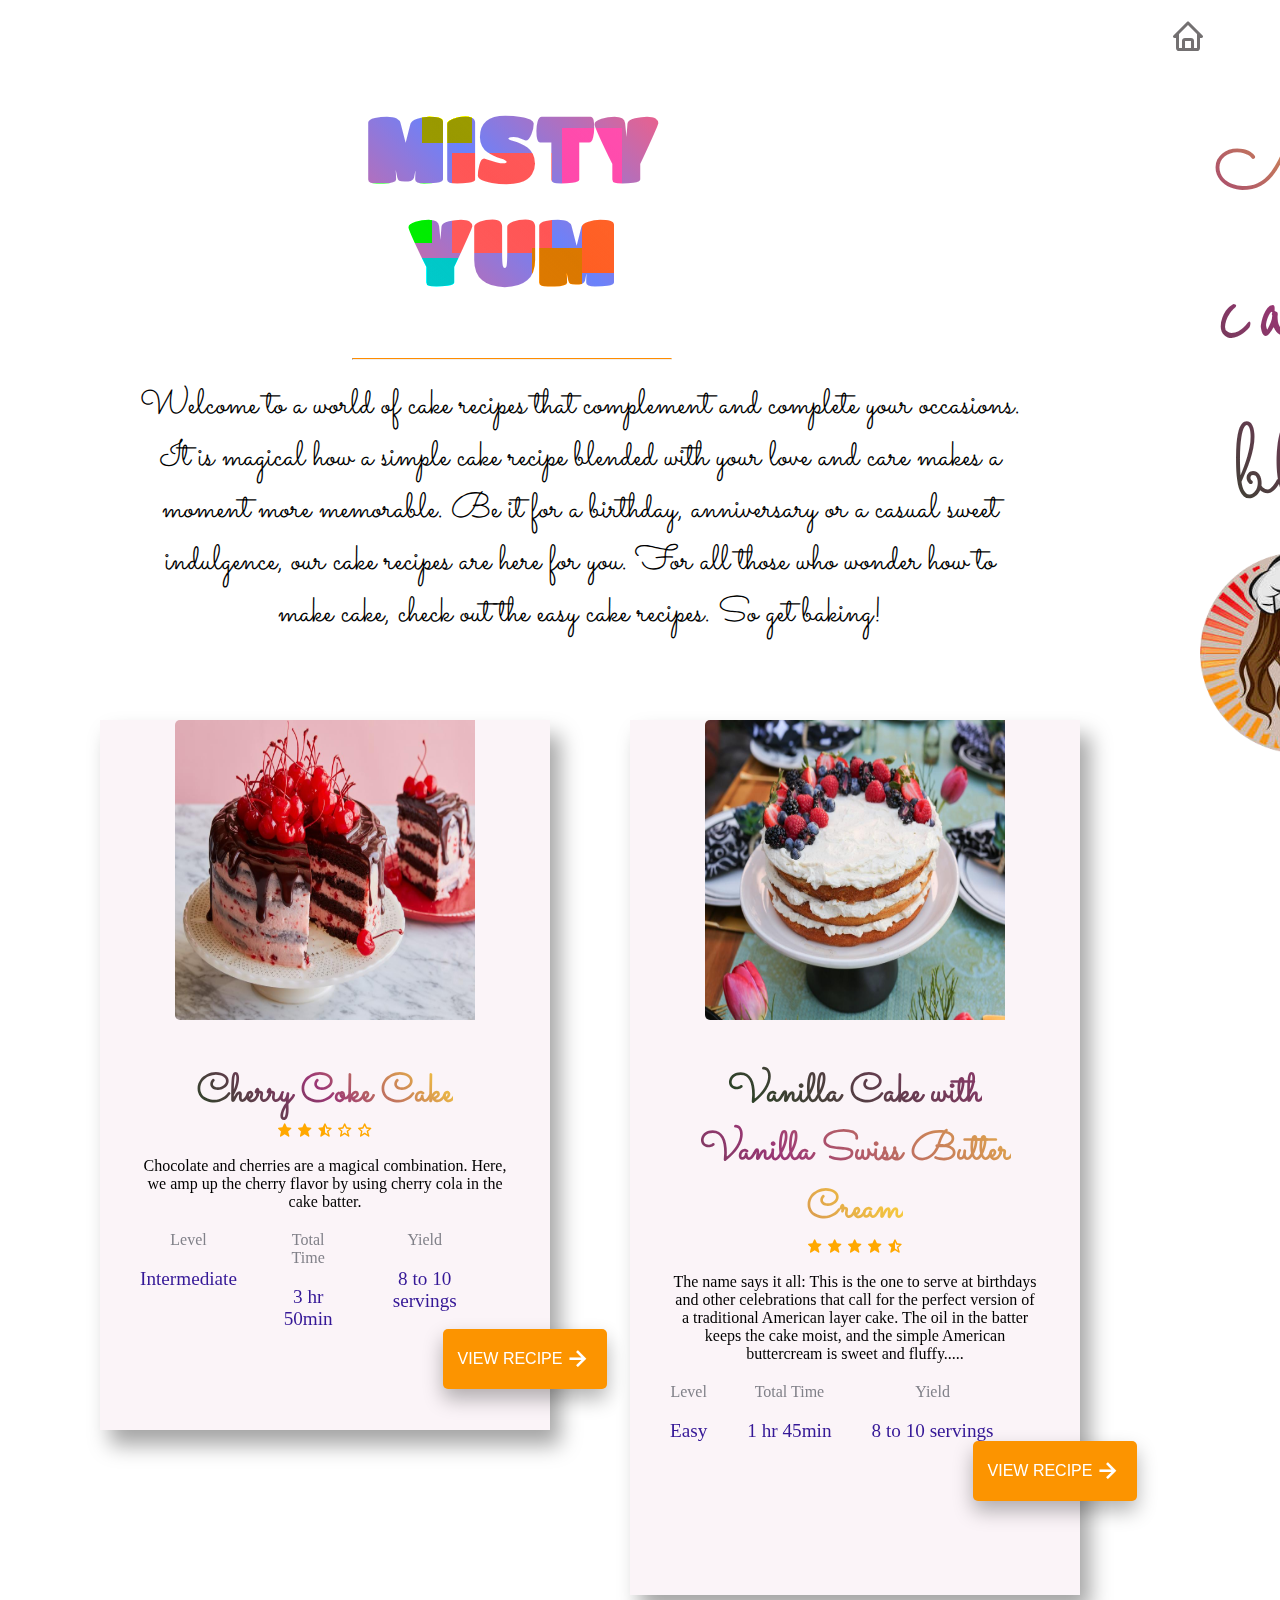
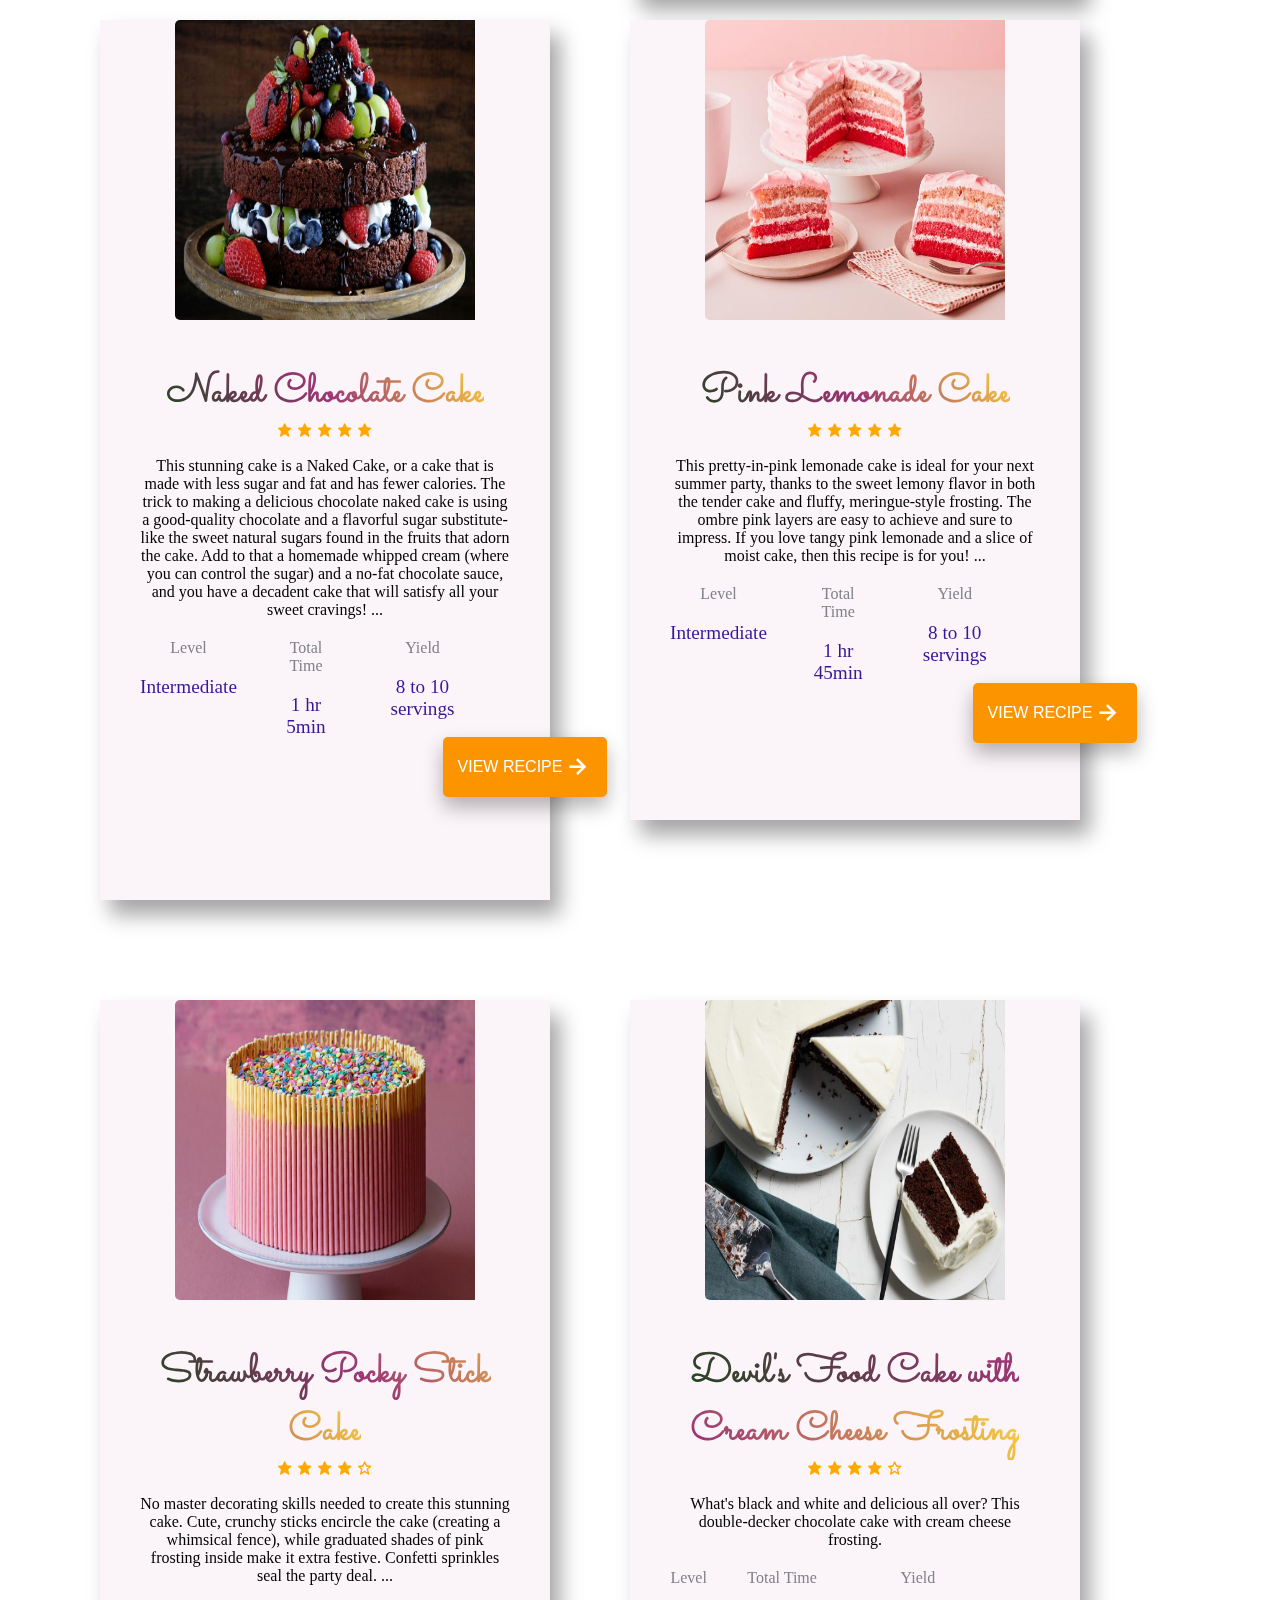
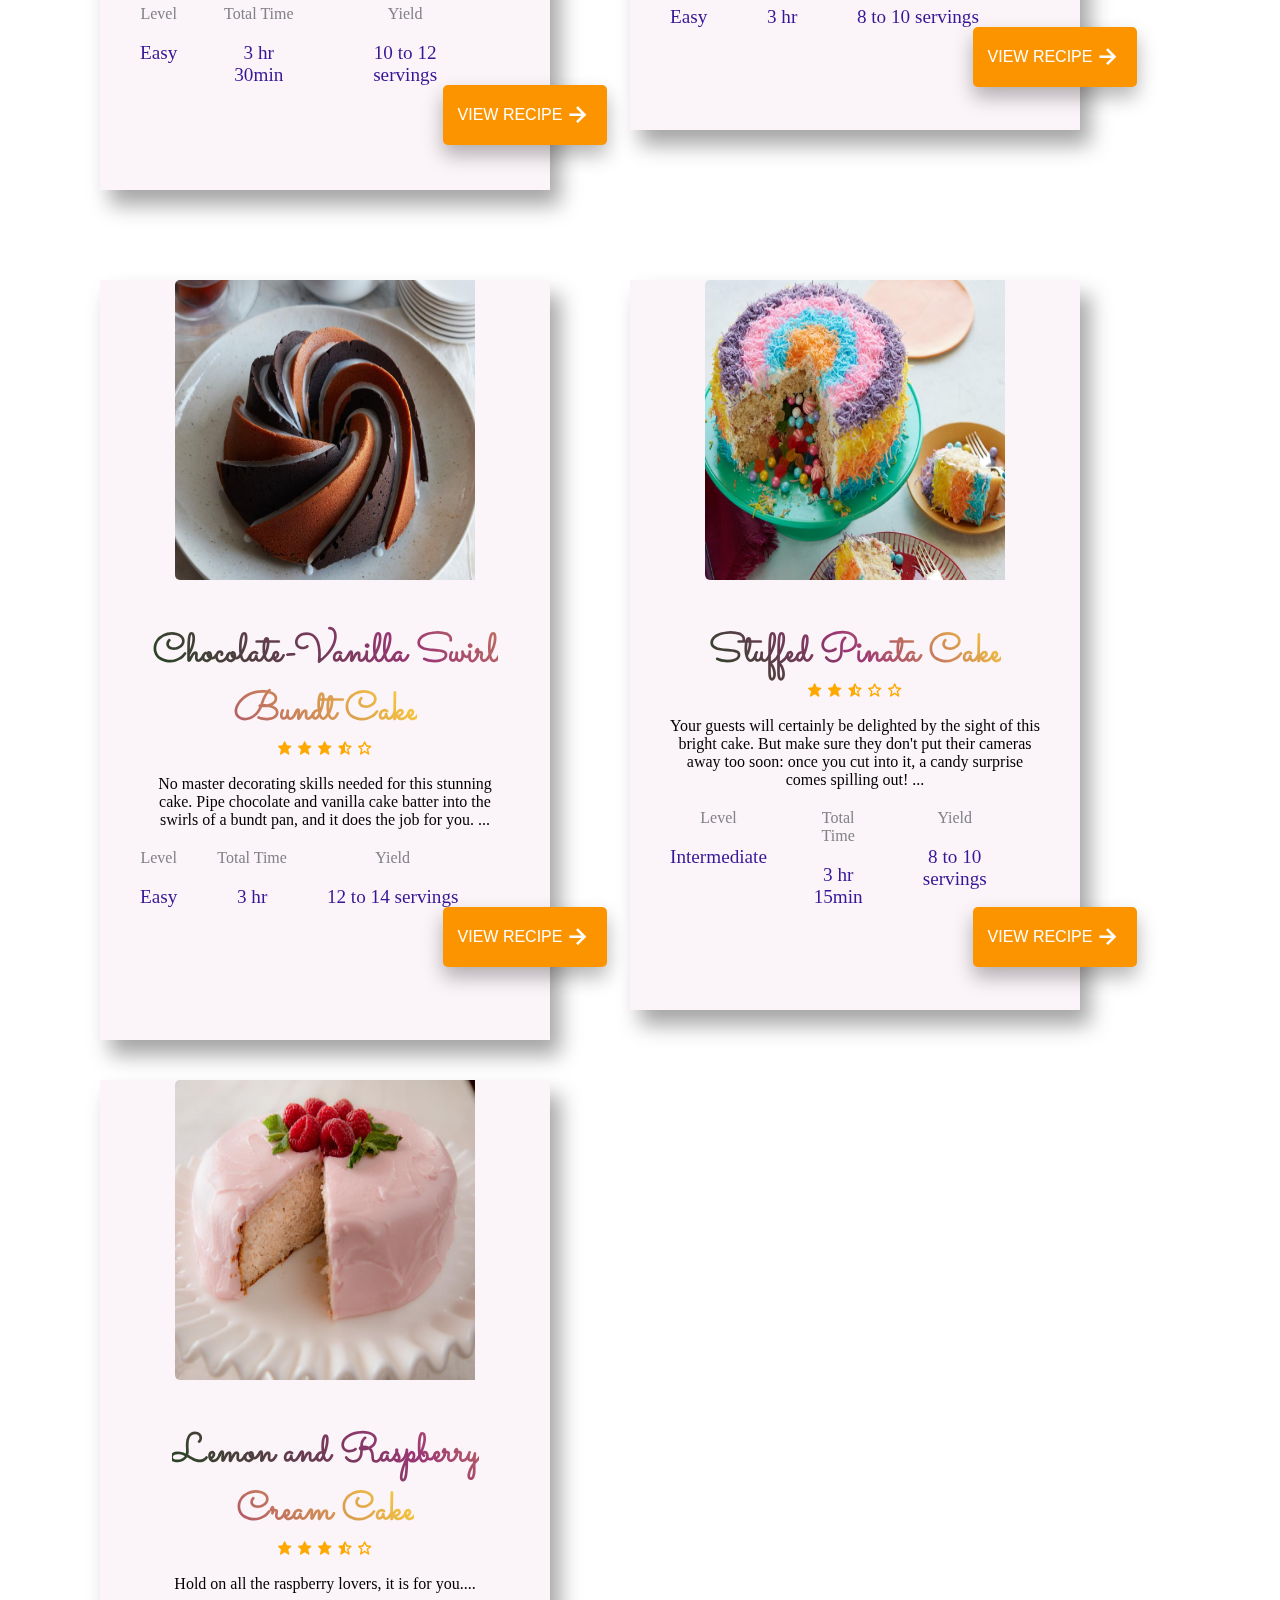
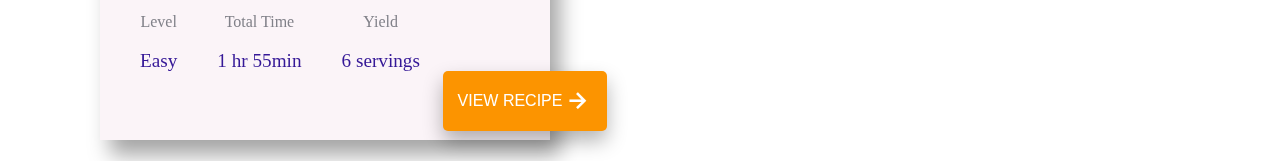
<file: index.html>
<!DOCTYPE html>
<html lang="en">
<head>
    <meta charset="UTF-8">
    <meta http-equiv="X-UA-Compatible" content="IE=edge">
    <meta name="viewport" content="width=device-width, initial-scale=1.0">
    <title>MistyYum</title>
    <link rel="stylesheet" href="style.css">
    <link href='https://unpkg.com/boxicons@2.0.7/css/boxicons.min.css' rel='stylesheet'>
    <link rel="icon" href="favicon.ico" type="image/x-icon">
</head>
<body>
    <header>
      <nav>
      <div class="navbar">
          <ul class="nav_ul">
              <li class="nav_menu"><a href="index.html"><div class="dropdown">Home</div><i class='bx bx-home bx-md bx-tada '></i></a></li>
              <li class="nav_menu"><a href="about.html"><div class="dropdown">About</div><i class='bx bx-info-circle bx-md bx-tada'></i></a></li>
              <li class="nav_menu"><a href="mailto:19br12573@rit.ac.in"><div class="dropdown">Contact</div><i class='bx bx-phone bx-md bx-tada'></i></a></li>
          </ul>
      </div>
  </nav>
</header>

<div class="div_cap">
    <h2 class="caption">My <br><span class="name">cake <br></span>blog</h2>
     <img class="icon" src="images/icon.png" alt="icon">
</div>

<div class="container">
	<h1><span class="span">MISTY<br>YUM</span></h1>
    <hr>
	
	<div class="blobs_1"></div>
	<div class="blobs_2"></div>
	<div class="blobs_3"></div>
	<div class="blobs_4"></div>
	<div class="blobs_5"></div>
	<div class="blobs_6"></div>
	<div class="blobs_7"></div>
</div>

    <div class="intro">
    Welcome to a world of cake recipes that complement and complete your occasions.
     It is magical how a simple cake recipe blended with your love and care makes a moment more memorable.
      Be it for a birthday, anniversary or a casual sweet indulgence, our cake recipes are here for you. 
      For all those who wonder how to make cake, check out the easy cake recipes. 
      So get baking!
</div>

<div class="middle_container">

          <div class="card1">
            <img class="cake_img" src="images/cake1.jpeg" alt="cake">
            <div class="cake_text">
            <span class="cake_text_title">Cherry Coke Cake</span>
            <div class="cake_text_star">
                <i class='bx bxs-star'   ></i>                
                <i class='bx bxs-star'   ></i>                
                <i class='bx bxs-star-half'></i>               
                <i class='bx bx-star' ></i>
                <i class='bx bx-star' ></i>
                </div>
               <p>Chocolate and cherries are a magical combination. Here, we amp up the cherry flavor by using cherry cola in the cake batter.</p>            <div class="cake_timing">
                <div class="cake_timing_time">
                 <span>Level</span>
                 <p>Intermediate</p>
                </div>
                <div class="cake_timing_time">
                 <span>Total Time</span>
                 <p>3 hr 50min</p>
                </div>
                <div class="cake_timing_time">
                 <span>Yield</span>
                 <p>8 to 10 servings</p>
                </div>
               </div>
               <a class="button" href="cakes/cake_1.html">view recipe<i class='bx bx-right-arrow-alt'></i></a>
          </div>
        </div>
      
        <div class="card2">
            <img class="cake_img" src="images/cake2.jpeg" alt="cake">
            <div class="cake_text">
            <span class="cake_text_title">Vanilla Cake with Vanilla Swiss Butter Cream</span>
            <div class="cake_text_star">
                <i class='bx bxs-star'   ></i>                
                <i class='bx bxs-star'   ></i>                
                <i class='bx bxs-star'   ></i>                
                <i class='bx bxs-star'   ></i> 
                <i class='bx bxs-star-half'></i>                              
                </div>
                <p>The name says it all: This is the one to serve at birthdays and other celebrations that call for the perfect version of a traditional American layer cake. The oil in the batter keeps the cake moist, and the simple American buttercream is sweet and fluffy.....</p>
            <div class="cake_timing">
                <div class="cake_timing_time">
                 <span>Level</span>
                 <p>Easy</p>
                </div>
                <div class="cake_timing_time">
                 <span>Total Time</span>
                 <p>1 hr 45min</p>
                </div>
                <div class="cake_timing_time">
                 <span>Yield</span>
                 <p>8 to 10 servings</p>
                </div>
               </div>
               <a class="button" href="cakes/cake_2.html">view recipe<i class='bx bx-right-arrow-alt'></i></a>
          </div>
        </div>
        <div class="card3">
            <img class="cake_img" src="images/cake3.jpeg" alt="cake">
            <div class="cake_text">
            <span class="cake_text_title">Naked Chocolate Cake</span>
            <div class="cake_text_star">
                <i class='bx bxs-star'   ></i>                
                <i class='bx bxs-star'   ></i>                
                <i class='bx bxs-star'   ></i>                
                <i class='bx bxs-star'   ></i>                
                <i class='bx bxs-star'   ></i>                
                </div>
                <p>This stunning cake is a Naked Cake, or a cake that is made with less sugar and fat and has fewer calories. The trick to making a delicious chocolate naked cake is using a good-quality chocolate and a flavorful sugar substitute-like the sweet natural sugars found in the fruits that adorn the cake. Add to that a homemade whipped cream (where you can control the sugar) and a no-fat chocolate sauce, and you have a decadent cake that will satisfy all your sweet cravings! ... </p>
            <div class="cake_timing">
                <div class="cake_timing_time">
                 <span>Level</span>
                 <p>Intermediate</p>
                </div>
                <div class="cake_timing_time">
                 <span>Total Time</span>
                 <p>1 hr 5min</p>
                </div>
                <div class="cake_timing_time">
                 <span>Yield</span>
                 <p>8 to 10 servings</p>
                </div>
               </div>
               <a class="button" href="cakes/cake_3.html">view recipe<i class='bx bx-right-arrow-alt'></i></a>
          </div>
        </div>
      


        <div class="card4">
            <img class="cake_img" src="images/cake4.jpeg" alt="cake">
            <div class="cake_text">
            <span class="cake_text_title">Pink Lemonade Cake</span>
            <div class="cake_text_star">
                <i class='bx bxs-star'   ></i>                
                <i class='bx bxs-star'   ></i>                
                <i class='bx bxs-star'   ></i>                
                <i class='bx bxs-star'   ></i>                
                <i class='bx bxs-star'   ></i>                
                </div>
                <p>This pretty-in-pink lemonade cake is ideal for your next summer party, thanks to the sweet lemony flavor in both the tender cake and fluffy, meringue-style frosting. The ombre pink layers are easy to achieve and sure to impress. If you love tangy pink lemonade and a slice of moist cake, then this recipe is for you! ... </p>
            <div class="cake_timing">
                <div class="cake_timing_time">
                 <span>Level</span>
                 <p>Intermediate</p>
                </div>
                <div class="cake_timing_time">
                 <span>Total Time</span>
                 <p>1 hr 45min</p>
                </div>
                <div class="cake_timing_time">
                 <span>Yield</span>
                 <p>8 to 10 servings</p>
                </div>
               </div>
               <a class="button" href="cakes/cake_4.html">view recipe<i class='bx bx-right-arrow-alt'></i></a>
          </div>
        </div>
      


        <div class="card5">
            <img class="cake_img" src="images/cake5.jpeg" alt="cake">
            <div class="cake_text">
            <span class="cake_text_title">Strawberry Pocky Stick Cake</span>
            <div class="cake_text_star">
                <i class='bx bxs-star'   ></i>                
                <i class='bx bxs-star'   ></i>                
                <i class='bx bxs-star'   ></i>                
                <i class='bx bxs-star'   ></i>                
                <i class='bx bx-star' ></i>
                </div>
                <p>No master decorating skills needed to create this stunning cake. Cute, crunchy sticks encircle the cake (creating a whimsical fence), while graduated shades of pink frosting inside make it extra festive. Confetti sprinkles seal the party deal. ... </p>
            <div class="cake_timing">
                <div class="cake_timing_time">
                 <span>Level</span>
                 <p>Easy</p>
                </div>
                <div class="cake_timing_time">
                 <span>Total Time</span>
                 <p>3 hr 30min</p>
                </div>
                <div class="cake_timing_time">
                 <span>Yield</span>
                 <p>10 to 12 servings</p>
                </div>
               </div>
               <a class="button" href="cakes/cake_5.html">view recipe<i class='bx bx-right-arrow-alt'></i></a>
          </div>
        </div>
      


        <div class="card6">
            <img class="cake_img" src="images/cake6.jpeg" alt="cake">
            <div class="cake_text">
            <span class="cake_text_title">Devil's Food Cake with Cream Cheese Frosting</span>
            <div class="cake_text_star">
                <i class='bx bxs-star'   ></i>                
                <i class='bx bxs-star'   ></i>                
                <i class='bx bxs-star'   ></i>                
                <i class='bx bxs-star'   ></i>                
                <i class='bx bx-star' ></i>
                </div>
               <p>What's black and white and delicious all over? This double-decker chocolate cake with cream cheese frosting.</p>
                <div class="cake_timing">
                <div class="cake_timing_time">
                 <span>Level</span>
                 <p>Easy</p>
                </div>
                <div class="cake_timing_time">
                 <span>Total Time</span>
                 <p>3 hr</p>
                </div>
                <div class="cake_timing_time">
                 <span>Yield</span>
                 <p>8 to 10 servings</p>
                </div>
               </div>
               <a class="button" href="cakes/cake_6.html">view recipe<i class='bx bx-right-arrow-alt'></i></a>
          </div>
        </div>
      


        <div class="card7">
            <img class="cake_img" src="images/cake7.jpeg" alt="cake">
            <div class="cake_text">
            <span class="cake_text_title">Chocolate-Vanilla Swirl Bundt Cake</span>
            <div class="cake_text_star">
                <i class='bx bxs-star'   ></i>                
                <i class='bx bxs-star'   ></i>                
                <i class='bx bxs-star'   ></i>                
                <i class='bx bxs-star-half'></i>               
                <i class='bx bx-star' ></i>
                </div>
               <p>No master decorating skills needed for this stunning cake. Pipe chocolate and vanilla cake batter into the swirls of a bundt pan, and it does the job for you. ...</p>            <div class="cake_timing">
                <div class="cake_timing_time">
                 <span>Level</span>
                 <p>Easy</p>
                </div>
                <div class="cake_timing_time">
                 <span>Total Time</span>
                 <p>3 hr</p>
                </div>
                <div class="cake_timing_time">
                 <span>Yield</span>
                 <p>12 to 14 servings</p>
                </div>
               </div>
               <a class="button" href="cakes/cake_7.html">view recipe<i class='bx bx-right-arrow-alt'></i></a>
          </div>
        </div>
      


        <div class="card8">
            <img class="cake_img" src="images/cake8.jpeg" alt="cake">
            <div class="cake_text">
            <span class="cake_text_title">Stuffed Pinata Cake</span>
            <div class="cake_text_star">
                <i class='bx bxs-star'   ></i>                
                <i class='bx bxs-star'   ></i>                
                <i class='bx bxs-star-half'></i>               
                <i class='bx bx-star' ></i>
                <i class='bx bx-star' ></i>
                </div>
               <p>Your guests will certainly be delighted by the sight of this bright cake. But make sure they don't put their cameras away too soon: once you cut into it, a candy surprise comes spilling out! ...</p>            <div class="cake_timing">
                <div class="cake_timing_time">
                 <span>Level</span>
                 <p>Intermediate</p>
                </div>
                <div class="cake_timing_time">
                 <span>Total Time</span>
                 <p>3 hr 15min</p>
                </div>
                <div class="cake_timing_time">
                 <span>Yield</span>
                 <p>8 to 10 servings</p>
                </div>
               </div>
               <a class="button" href="cakes/cake_8.html">view recipe<i class='bx bx-right-arrow-alt'></i></a>
          </div>
        </div>
      


        <div class="card9">
            <img class="cake_img" src="images/cake9.jpeg" alt="cake">
            <div class="cake_text">
            <span class="cake_text_title">Lemon and Raspberry Cream Cake</span>
            <div class="cake_text_star">
                <i class='bx bxs-star'   ></i>                
                <i class='bx bxs-star'   ></i>                
                <i class='bx bxs-star'   ></i>                
                <i class='bx bxs-star-half'></i>               
                <i class='bx bx-star' ></i>
                </div>
<p> Hold on all the raspberry lovers, it is for you....</p>            <div class="cake_timing">
                <div class="cake_timing_time">
                 <span>Level</span>
                 <p>Easy</p>
                </div>
                <div class="cake_timing_time">
                 <span>Total Time</span>
                 <p>1 hr 55min</p>
                </div>
                <div class="cake_timing_time">
                 <span>Yield</span>
                 <p>6 servings</p>
                </div>
               </div>
               <a class="button" href="cakes/cake_9.html">view recipe<i class='bx bx-right-arrow-alt'></i></a>
          </div>
        </div>      
</div>

</div>
</body>
</html>
</file>
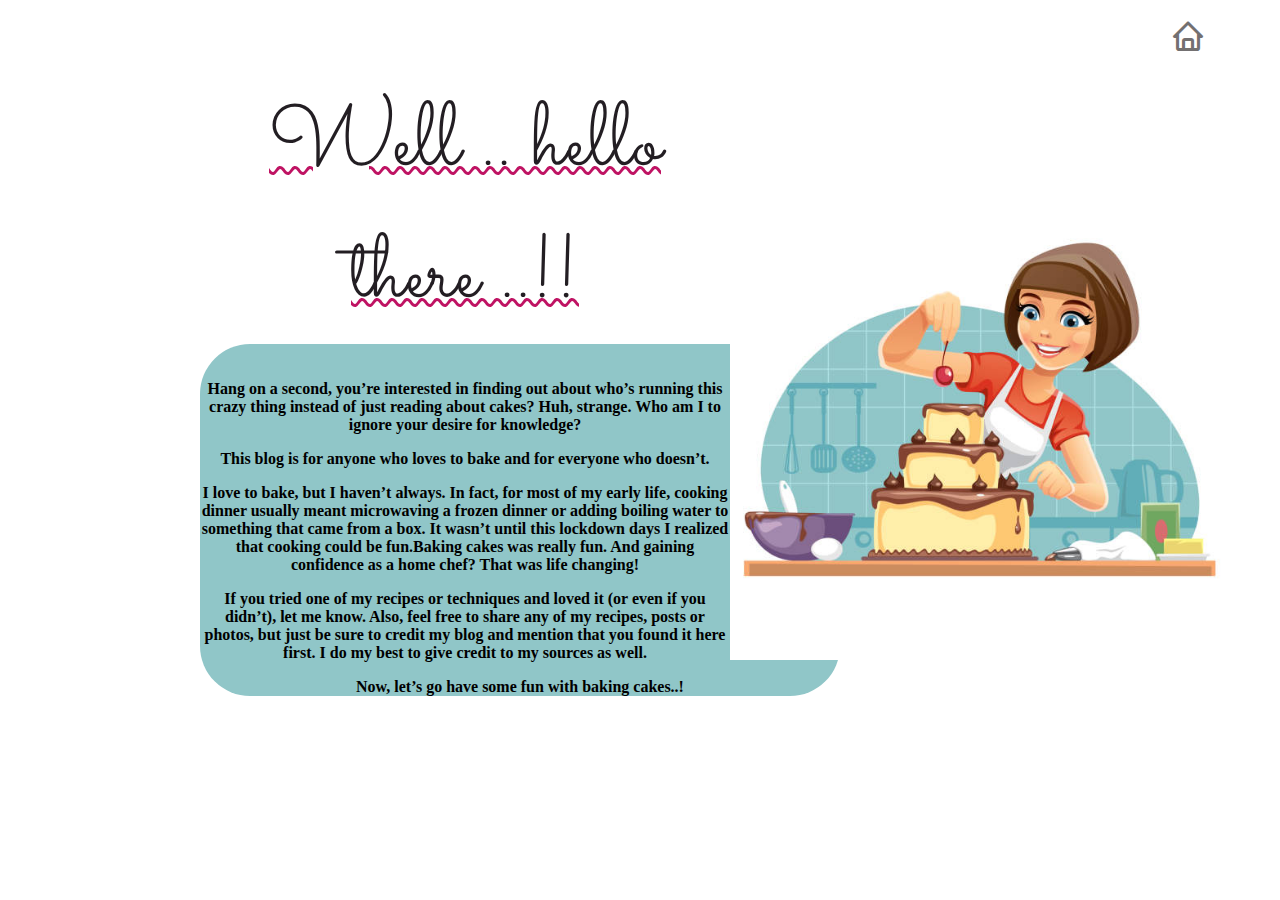
<file: about.html>
<!DOCTYPE html>
<html lang="en">
<head>
    <meta charset="UTF-8">
    <meta http-equiv="X-UA-Compatible" content="IE=edge">
    <meta name="viewport" content="width=device-width, initial-scale=1.0">
    <title>MistyYum</title>
    <link rel="stylesheet" href="style.css">
    <link href='https://unpkg.com/boxicons@2.0.7/css/boxicons.min.css' rel='stylesheet'>
    <link rel="icon" href="favicon.ico" type="image/x-icon">
</head>
<body>
    <header>
      <nav>
      <div class="navbar">
          <ul class="nav_ul">
              <li class="nav_menu"><a href="index.html"><div class="dropdown">Home</div><i class='bx bx-home bx-md bx-tada '></i></a></li>
              <li class="nav_menu"><a href="about.html"><div class="dropdown">About</div><i class='bx bx-info-circle bx-md bx-tada'></i></a></li>
              <li class="nav_menu"><a href="mailto:19br12573@rit.ac.in"><div class="dropdown">Contact</div><i class='bx bx-phone bx-md bx-tada'></i></a></li>
          </ul>
      </div>
  </nav>
</header>

<div class="about">
    <img class="chef" src="images/about.jpg" alt="chef">

<div class="about_title">
<u>Well .. hello there ..!!</u>
</div>   
<div class="about_text">
<p>Hang on a second, you’re interested in finding out about who’s running this crazy thing instead of just reading about cakes? Huh, strange. Who am I to ignore your desire for knowledge?</p>
<p>
    This blog is for anyone who loves to bake and for everyone who doesn’t.</p>
<p>
I love to bake, but I haven’t always. In fact, for most of my early life, cooking dinner usually meant microwaving a frozen dinner or adding boiling water to something that came from a box. It wasn’t until this lockdown days I realized that cooking could be fun.Baking cakes was really fun. And gaining confidence as a home chef? That was life changing!
</p>
<p>If you tried one of my recipes or techniques and loved it (or even if you didn’t), let me know. Also, feel free to share any of my recipes, posts or photos, but just be sure to credit my blog and mention that you found it here first. I do my best to give credit to my sources as well.</p>
<p>Now, let’s go have some fun with baking cakes..!</p>
</div>
</div>
</body>
</html>
</file>
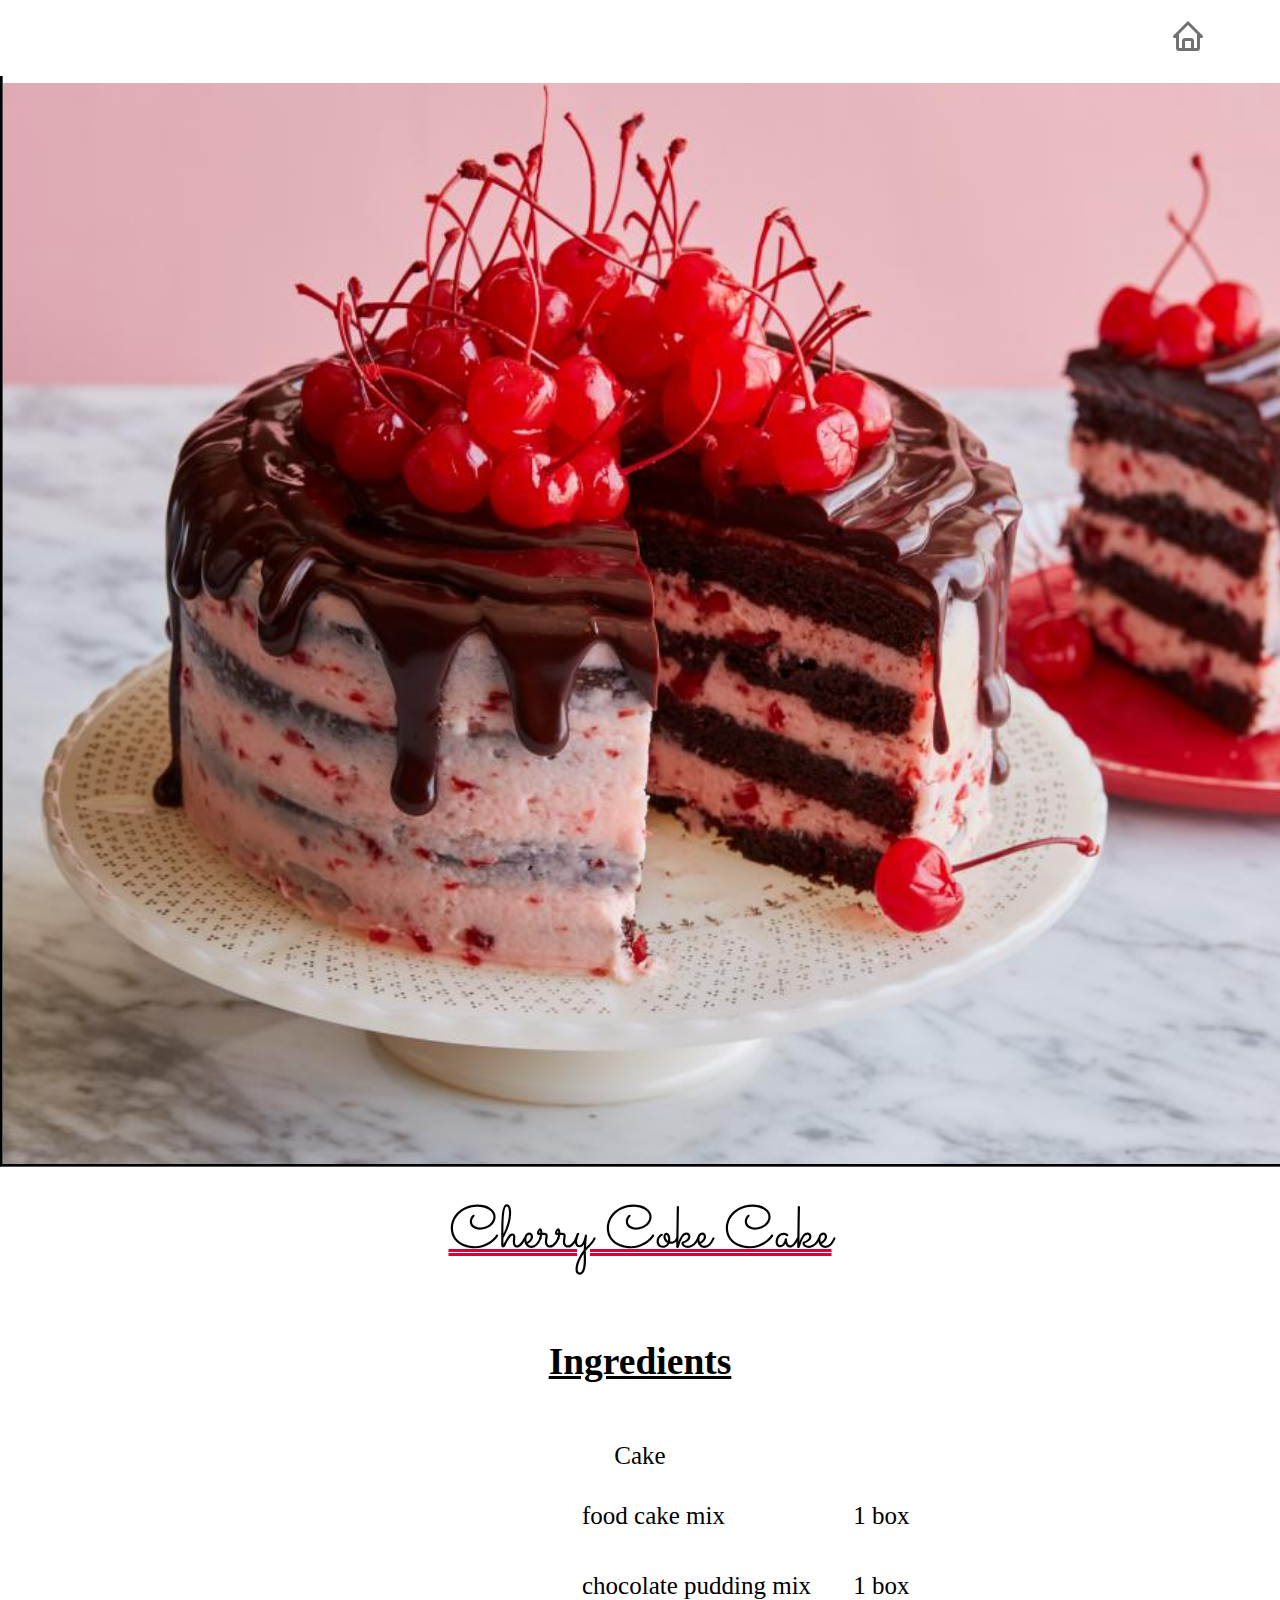
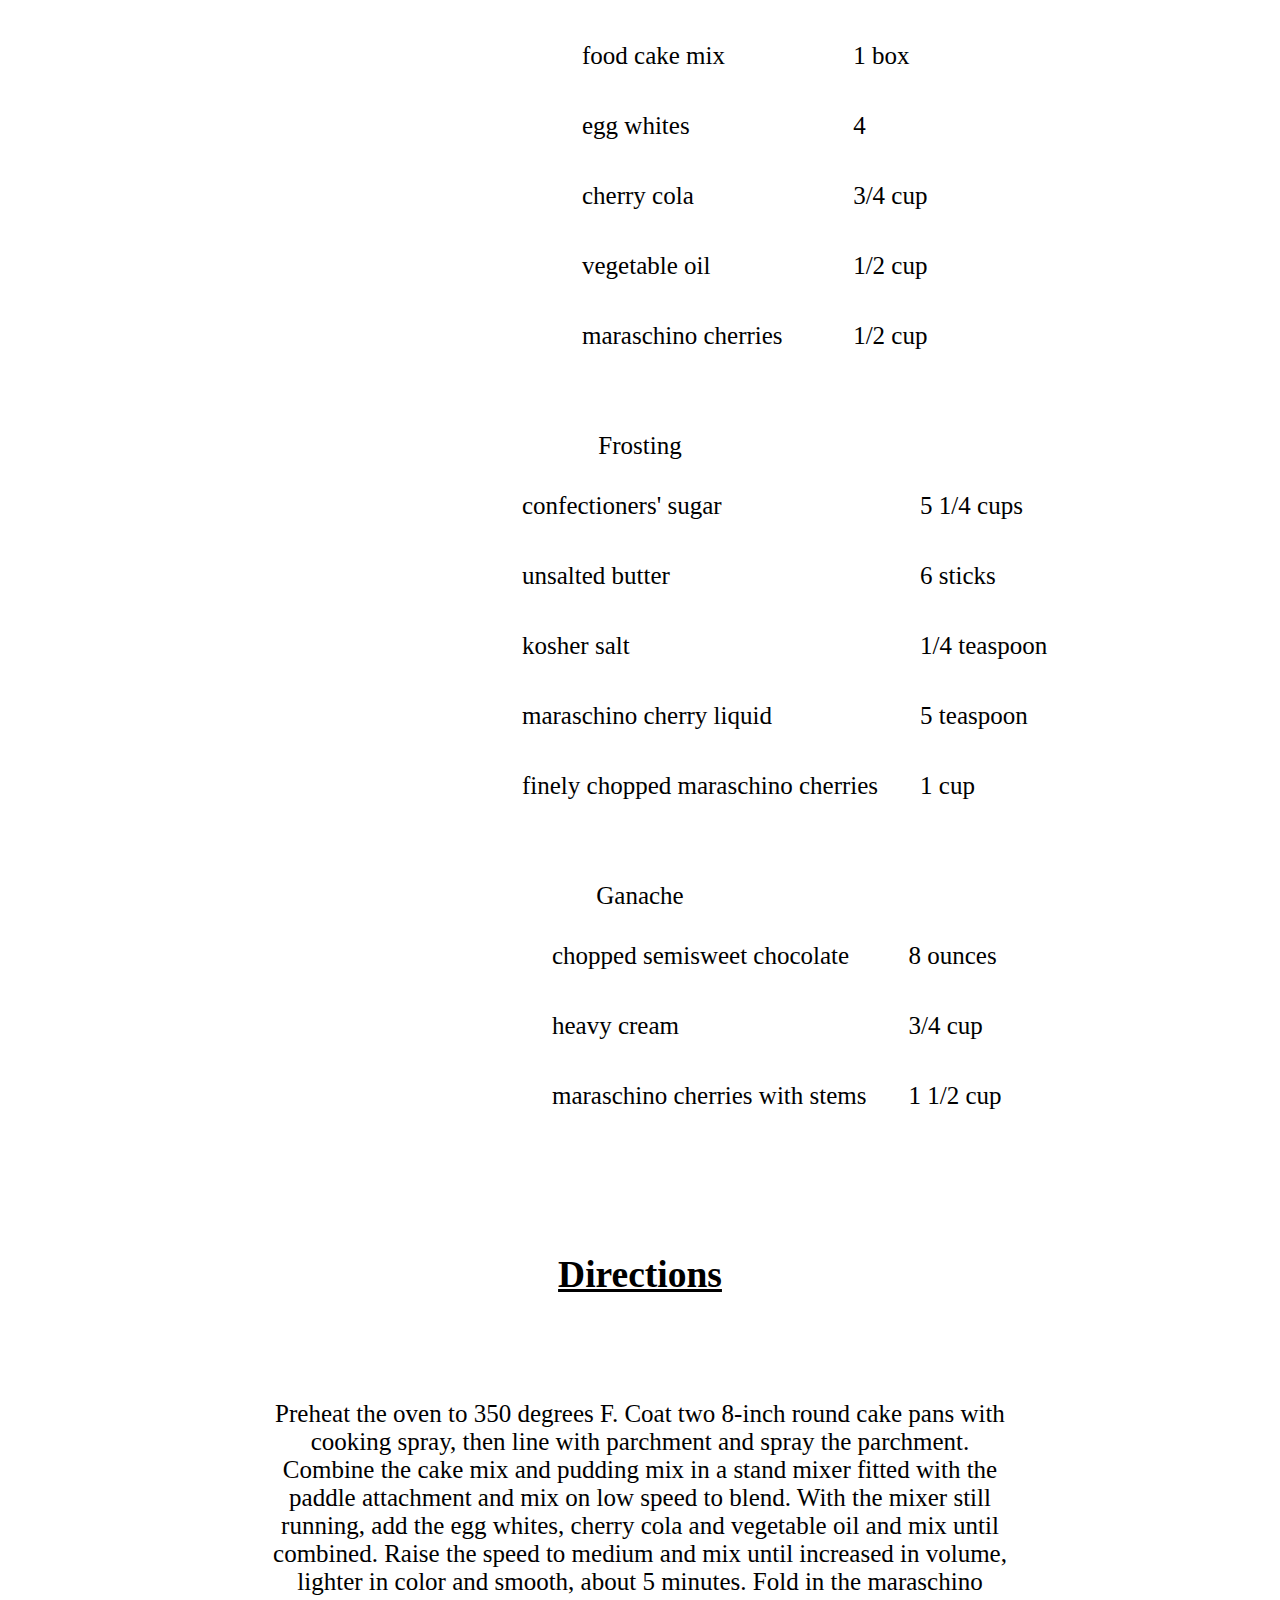
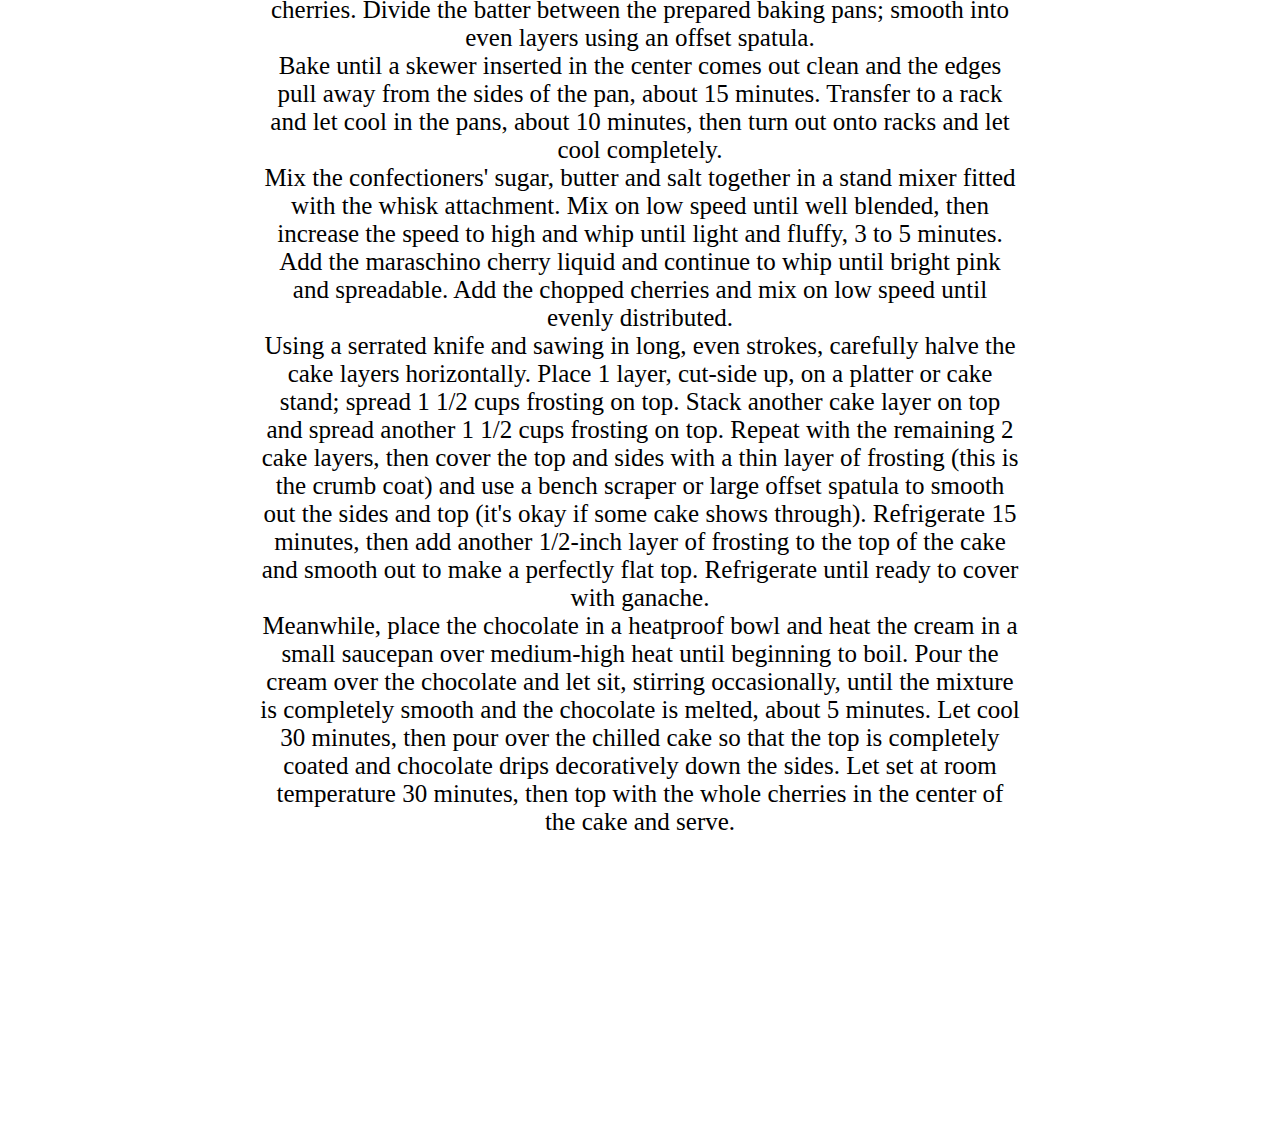
<file: cakes/cake_1.html>
<!DOCTYPE html>
<html lang="en">
<head>
    <meta charset="UTF-8">
    <meta http-equiv="X-UA-Compatible" content="IE=edge">
    <meta name="viewport" content="width=device-width, initial-scale=1.0">
    <title>MistyYum</title>
    <link rel="stylesheet" href="../style.css">
    <link href='https://unpkg.com/boxicons@2.0.7/css/boxicons.min.css' rel='stylesheet'>
    <link rel="icon" href="../favicon.ico" type="image/x-icon">
</head>
<body>
    <header>
      <nav>
      <div class="navbar">
          <ul class="nav_ul">
              <li class="nav_menu"><a href="../index.html"><div class="dropdown">Home</div><i class='bx bx-home bx-md bx-tada '></i></a></li>
              <li class="nav_menu"><a href="../about.html"><div class="dropdown">About</div><i class='bx bx-info-circle bx-md bx-tada'></i></a></li>
              <li class="nav_menu"><a href="mailto:19br12573@rit.acin"><div class="dropdown">Contact</div><i class='bx bx-phone bx-md bx-tada'></i></a></li>
          </ul>
      </div>
  </nav>
</header>
<img class="cake" src="../images/cake1.jpeg" alt="cake">
<div class="heading"><u>Cherry Coke Cake</u></div>
<div class="ingredients">
<h2>Ingredients</h2><br>
Cake<br>
<table>
    <tr>
        <td>food cake mix</td>
        <td>1 box</td>
    </tr>
    <tr>
        <td>chocolate pudding mix</td>
        <td>1 box</td>
    </tr>
    <tr>
        <td>food cake mix</td>
        <td>1 box</td>
    </tr>
    <tr>
        <td>egg whites</td>
        <td>4</td>
    </tr>
    <tr>
        <td>cherry cola</td>
        <td>3/4 cup</td>
    </tr>
    <tr>
        <td>vegetable oil</td>
        <td>1/2 cup</td>
    </tr>
    <tr>
        <td>maraschino cherries</td>
        <td>1/2 cup</td>
    </tr>
</table>
Frosting<br>
<table class="frosting">
    <tr>
        <td>confectioners' sugar</td>
        <td>5 1/4 cups</td>
    </tr>
    <tr>
        <td>unsalted butter</td>
        <td>6 sticks</td>
    </tr>
    <tr>
        <td>kosher salt</td>
        <td>1/4 teaspoon</td>
    </tr>
    <tr>
        <td>maraschino cherry liquid</td>
        <td>5 teaspoon</td>
    </tr>
    <tr>
        <td>finely chopped maraschino cherries</td>
        <td>1 cup</td>
    </tr>
    </table>

    Ganache<br>
    <table class="ganache">
    <tr>
        <td>chopped semisweet chocolate</td>
        <td>8 ounces</td>
    </tr>
    <tr>
        <td>heavy cream</td>
        <td>3/4 cup</td>
    </tr>
    <tr>
        <td>maraschino cherries with stems</td>
        <td>1 1/2 cup</td>
    </tr>

</table>

</div>


<div class="baking">
    <h2>Directions</h2><br>

<ul class="cake_ul">
    <li class="cake_li"> Preheat the oven to 350 degrees F. 
        Coat two 8-inch round cake pans with cooking spray, 
        then line with parchment and spray the parchment.</li>
    <li class="cake_li">Combine the cake mix and pudding mix in a stand mixer fitted with the paddle attachment and mix on low speed to blend.
         With the mixer still running, add the egg whites, cherry cola and vegetable oil and mix until combined. 
         Raise the speed to medium and mix until increased in volume, lighter in color and smooth, about 5 minutes. Fold in the maraschino cherries.
         Divide the batter between the prepared baking pans; smooth into even layers using an offset spatula.</li>
    <li class="cake_li">Bake until a skewer inserted in the center comes out clean and the edges pull away from the sides of the pan, about 15 minutes. 
        Transfer to a rack and let cool in the pans, about 10 minutes, then turn out onto racks and let cool completely.</li>
    <li class="cake_li">Mix the confectioners' sugar, butter and salt together in a stand mixer fitted with the whisk attachment.
         Mix on low speed until well blended, then increase the speed to high and whip until light and fluffy, 3 to 5 minutes.
          Add the maraschino cherry liquid and continue to whip until bright pink and spreadable.
           Add the chopped cherries and mix on low speed until evenly distributed.  </li>
    <li class="cake_li">Using a serrated knife and sawing in long, even strokes, carefully halve the cake layers horizontally.
         Place 1 layer, cut-side up, on a platter or cake stand; spread 1 1/2 cups frosting on top.
          Stack another cake layer on top and spread another 1 1/2 cups frosting on top. Repeat with the remaining 2 cake layers, then cover the top and sides with a thin layer of frosting (this is the crumb coat) and use a bench scraper or large offset spatula to smooth out the sides and top (it's okay if some cake shows through). Refrigerate 15 minutes, then add another 1/2-inch layer of frosting to the top of the cake and smooth out to make a perfectly flat top.
         Refrigerate until ready to cover with ganache. </li>
    <li class="cake_li">Meanwhile, place the chocolate in a heatproof bowl and heat the cream in a small saucepan over medium-high heat until beginning to boil.
         Pour the cream over the chocolate and let sit, stirring occasionally, until the mixture is completely smooth and the chocolate is melted, about 5 minutes.
         Let cool 30 minutes, then pour over the chilled cake so that the top is completely coated and chocolate drips decoratively down the sides.
         Let set at room temperature 30 minutes, then top with the whole cherries in the center of the cake and serve.</li>

</ul>
</div>
</body>
</html>
</file>
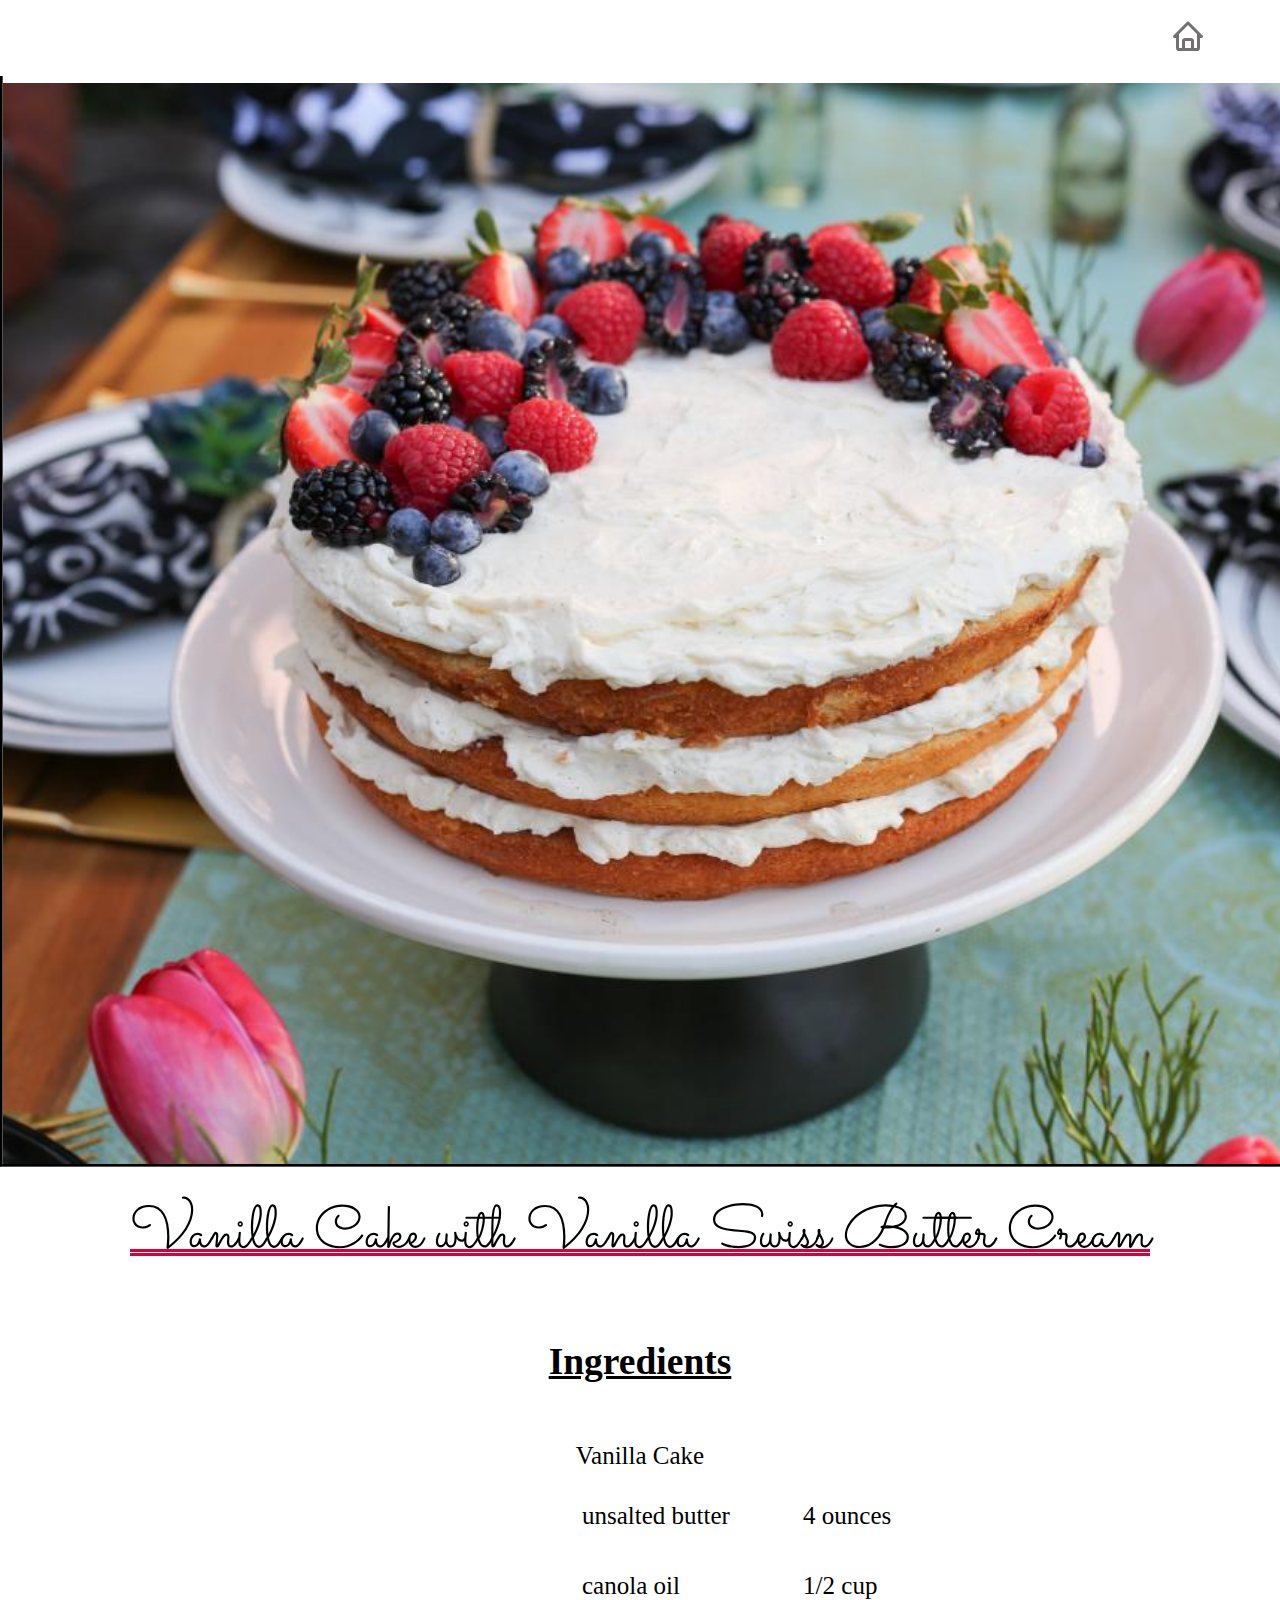
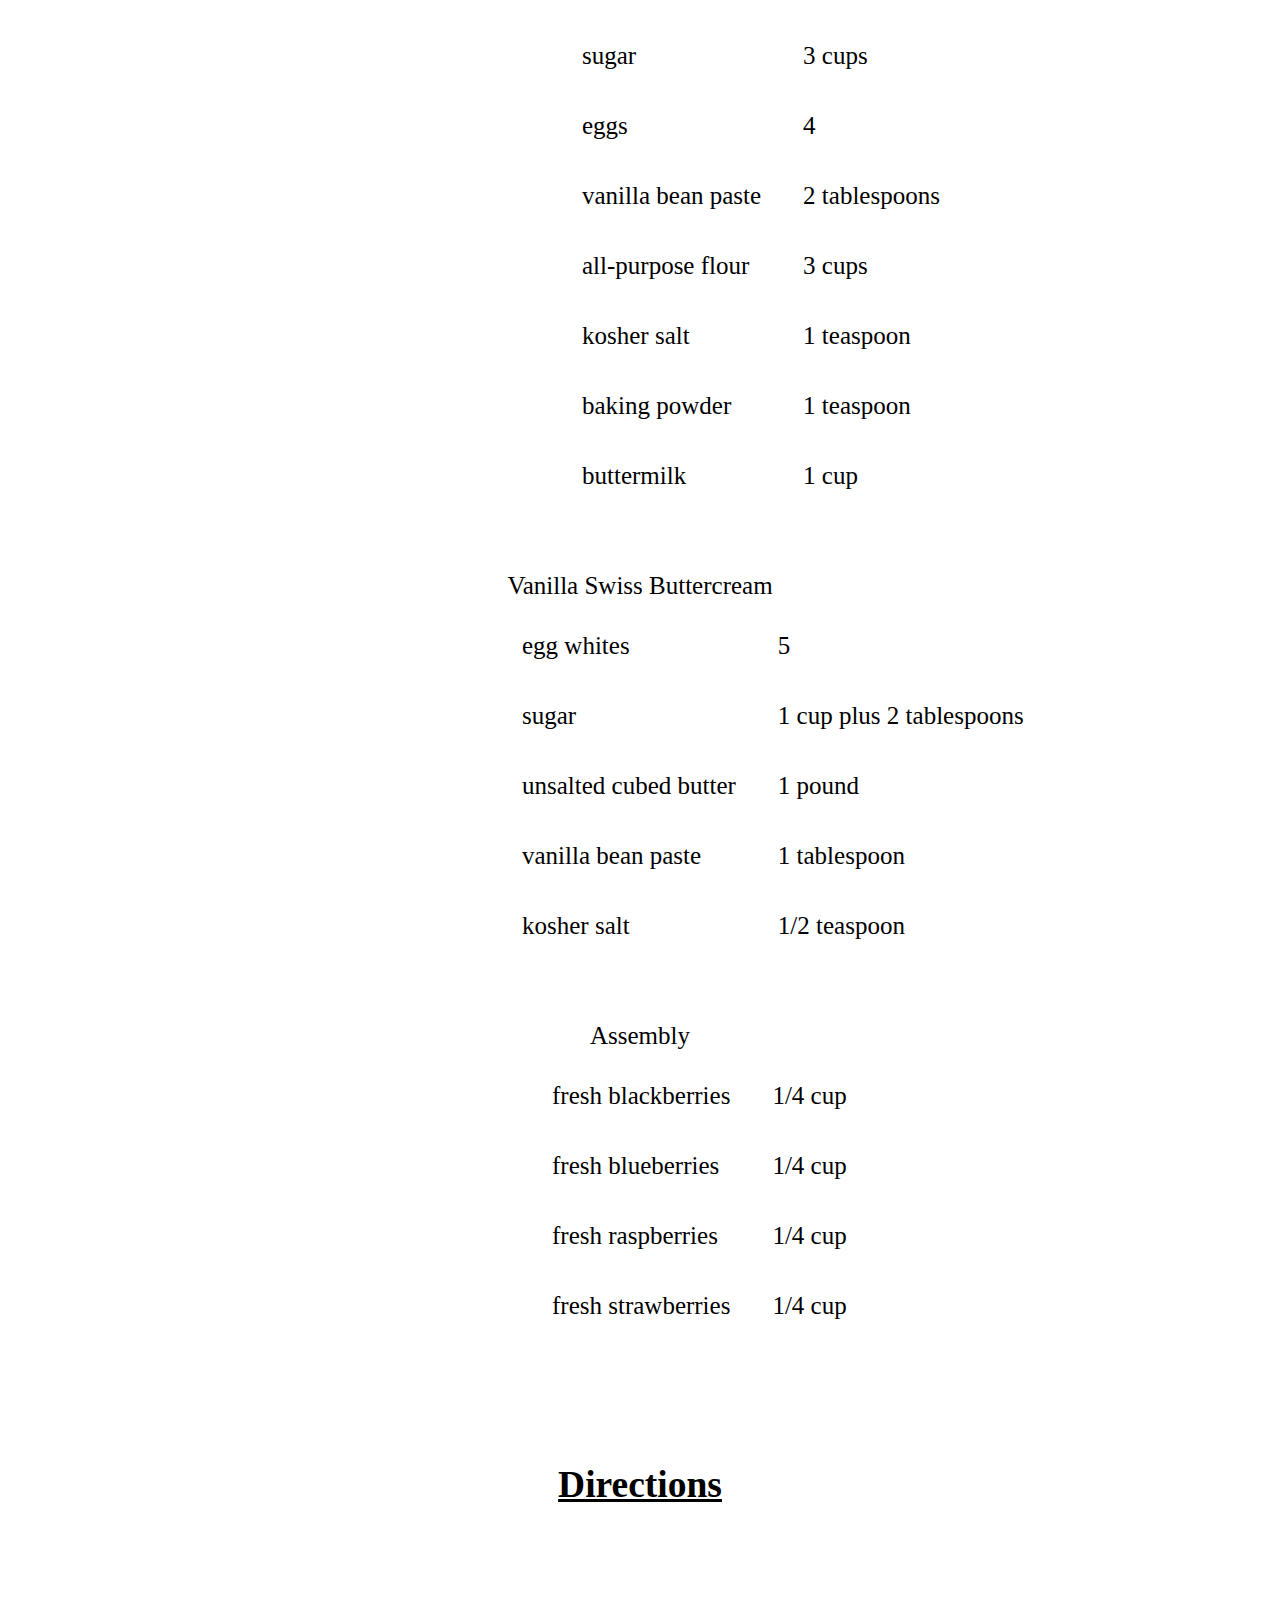
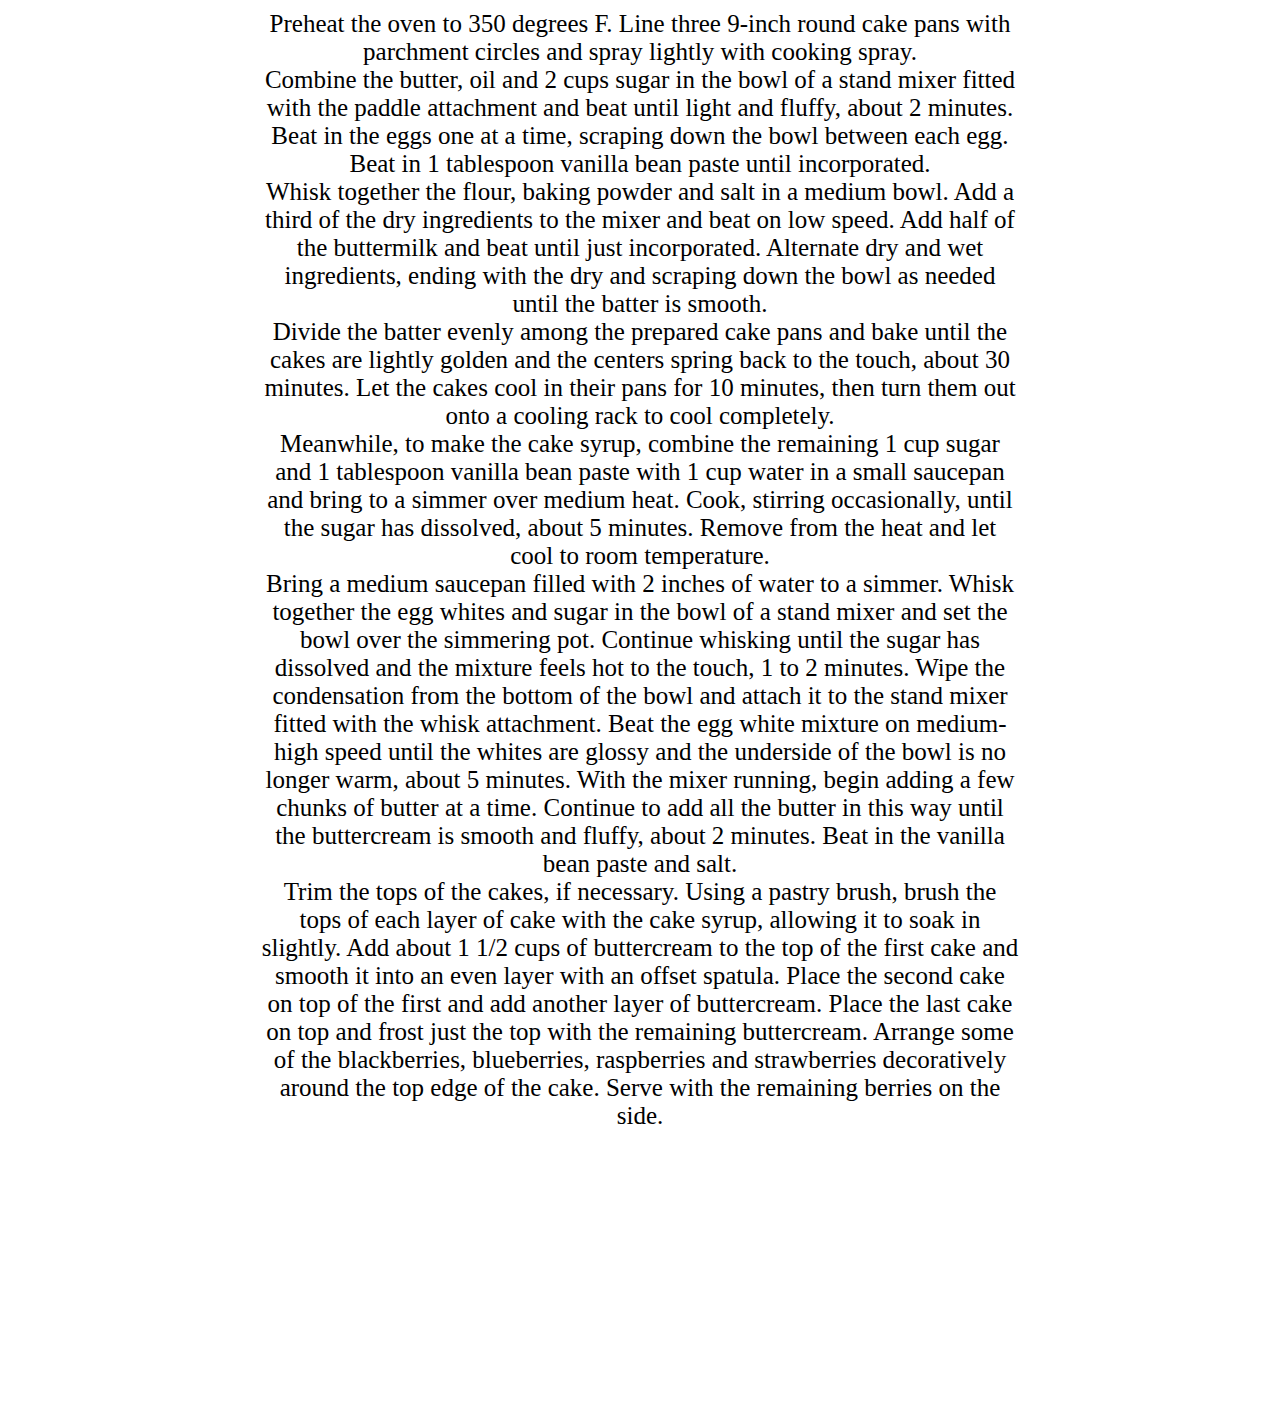
<file: cakes/cake_2.html>
<!DOCTYPE html>
<html lang="en">
<head>
    <meta charset="UTF-8">
    <meta http-equiv="X-UA-Compatible" content="IE=edge">
    <meta name="viewport" content="width=device-width, initial-scale=1.0">
    <title>MistyYum</title>
    <link rel="stylesheet" href="../style.css">
    <link href='https://unpkg.com/boxicons@2.0.7/css/boxicons.min.css' rel='stylesheet'>
    <link rel="icon" href="../favicon.ico" type="image/x-icon">
</head>
<body>
    <header>
      <nav>
      <div class="navbar">
          <ul class="nav_ul">
            <li class="nav_menu"><a href="../index.html"><div class="dropdown">Home</div><i class='bx bx-home bx-md bx-tada '></i></a></li>
            <li class="nav_menu"><a href="../about.html"><div class="dropdown">About</div><i class='bx bx-info-circle bx-md bx-tada'></i></a></li>
            <li class="nav_menu"><a href="mailto:19br12573@rit.acin"><div class="dropdown">Contact</div><i class='bx bx-phone bx-md bx-tada'></i></a></li>
        </ul>
      </div>
  </nav>
</header>
<img class="cake" src="../images/cake2.jpeg" alt="cake">
<div class="heading"><u>Vanilla Cake with Vanilla Swiss Butter Cream</u></div>
<div class="ingredients">
<h2>Ingredients</h2><br>
Vanilla Cake<br>
<table>
    <tr>
        <td>unsalted butter</td>
        <td>4 ounces</td>
    </tr>
    <tr>
        <td>canola oil</td>
        <td>1/2 cup</td>
    </tr>
    <tr>
        <td>sugar</td>
        <td>3 cups</td>
    </tr>
    <tr>
        <td>eggs</td>
        <td>4</td>
    </tr>
    <tr>
        <td>vanilla bean paste</td>
        <td>2 tablespoons</td>
    </tr>
    <tr>
        <td>all-purpose flour</td>
        <td>3 cups</td>
    </tr>
    <tr>
        <td>kosher salt</td>
        <td>1 teaspoon</td>
    </tr>
    <tr>
        <td>baking powder</td>
        <td>1 teaspoon</td>
    </tr>
    <tr>
        <td>buttermilk</td>
        <td>1 cup</td>
    </tr>

</table>
Vanilla Swiss Buttercream<br>
<table class="frosting">
    <tr>
        <td>egg whites</td>
        <td>5</td>
    </tr>
    <tr>
        <td>sugar</td>
        <td>1 cup plus 2 tablespoons</td>
    </tr>
    <tr>
        <td>unsalted cubed butter</td>
        <td>1 pound</td>
    </tr>
    <tr>
        <td>vanilla bean paste</td>
        <td>1 tablespoon</td>
    </tr>
    <tr>
        <td>kosher salt</td>
        <td>1/2 teaspoon</td>
    </tr>
    </table>

    Assembly<br>
    <table class="ganache">
    <tr>
        <td>fresh blackberries</td>
        <td>1/4 cup</td>
    </tr>
    <tr>
        <td>fresh blueberries</td>
        <td>1/4 cup</td>
    </tr>
    <tr>
        <td>fresh raspberries</td>
        <td>1/4 cup</td>
    </tr>
    <tr>
        <td>fresh strawberries</td>
        <td>1/4 cup</td>
    </tr>

</table>

</div>


<div class="baking">
    <h2>Directions</h2><br>

<ul class="cake_ul">
    <li class="cake_li"> Preheat the oven to 350 degrees F.
         Line three 9-inch round cake pans with parchment circles and spray lightly with cooking spray.</li>
    <li class="cake_li">Combine the butter, oil and 2 cups sugar in the bowl of a stand mixer fitted with the paddle attachment and beat until light and fluffy,
         about 2 minutes. Beat in the eggs one at a time, scraping down the bowl between each egg.
         Beat in 1 tablespoon vanilla bean paste until incorporated. </li>
    <li class="cake_li">Whisk together the flour, baking powder and salt in a medium bowl.
         Add a third of the dry ingredients to the mixer and beat on low speed.
          Add half of the buttermilk and beat until just incorporated. 
        Alternate dry and wet ingredients, ending with the dry and scraping down the bowl as needed until the batter is smooth.</li>
    <li class="cake_li"> Divide the batter evenly among the prepared cake pans and bake until the cakes are lightly golden and 
        the centers spring back to the touch, about 30 minutes.
         Let the cakes cool in their pans for 10 minutes, then turn them out onto a cooling rack to cool completely. </li>
    <li class="cake_li">Meanwhile, to make the cake syrup, combine the remaining 1 cup sugar and 1 tablespoon vanilla bean paste with 1 cup water in a small saucepan and bring to a simmer over medium heat.
         Cook, stirring occasionally, until the sugar has dissolved, about 5 minutes.
         Remove from the heat and let cool to room temperature. </li>
    <li class="cake_li">Bring a medium saucepan filled with 2 inches of water to a simmer.
         Whisk together the egg whites and sugar in the bowl of a stand mixer and set the bowl over the simmering pot.
          Continue whisking until the sugar has dissolved and the mixture feels hot to the touch, 1 to 2 minutes.
           Wipe the condensation from the bottom of the bowl and attach it to the stand mixer fitted with the whisk attachment.
            Beat the egg white mixture on medium-high speed until the whites are glossy and the underside of the bowl is no longer warm, about 5 minutes.
             With the mixer running, begin adding a few chunks of butter at a time. 
             Continue to add all the butter in this way until the buttercream is smooth and fluffy, about 2 minutes.
         Beat in the vanilla bean paste and salt.</li>
    <li class="cake_li">Trim the tops of the cakes, if necessary. 
        Using a pastry brush, brush the tops of each layer of cake with the cake syrup, allowing it to soak in slightly.
         Add about 1 1/2 cups of buttercream to the top of the first cake and smooth it into an even layer with an offset spatula.
          Place the second cake on top of the first and add another layer of buttercream.
           Place the last cake on top and frost just the top with the remaining buttercream. Arrange some of the blackberries, blueberries, raspberries and strawberries decoratively around the top edge of the cake.
         Serve with the remaining berries on the side.</li>

</ul>
</div>
</body>
</html>
</file>
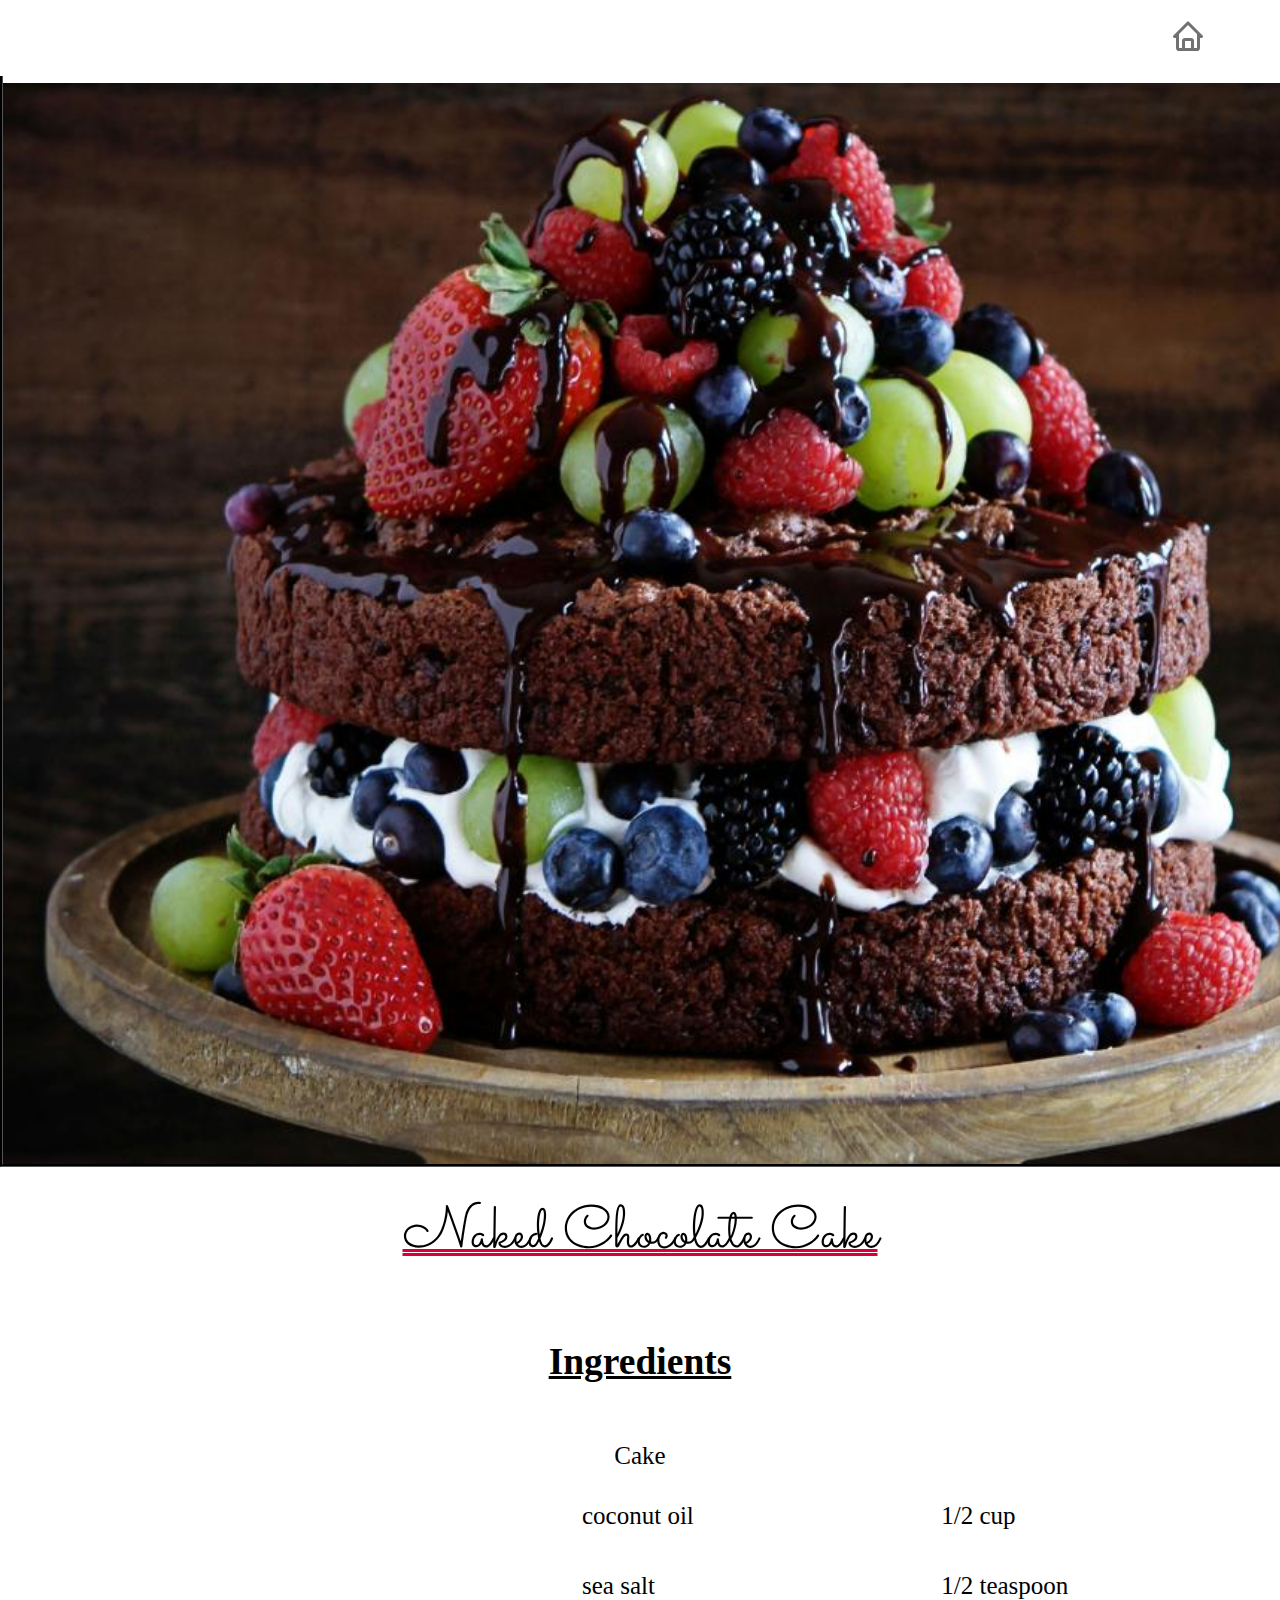
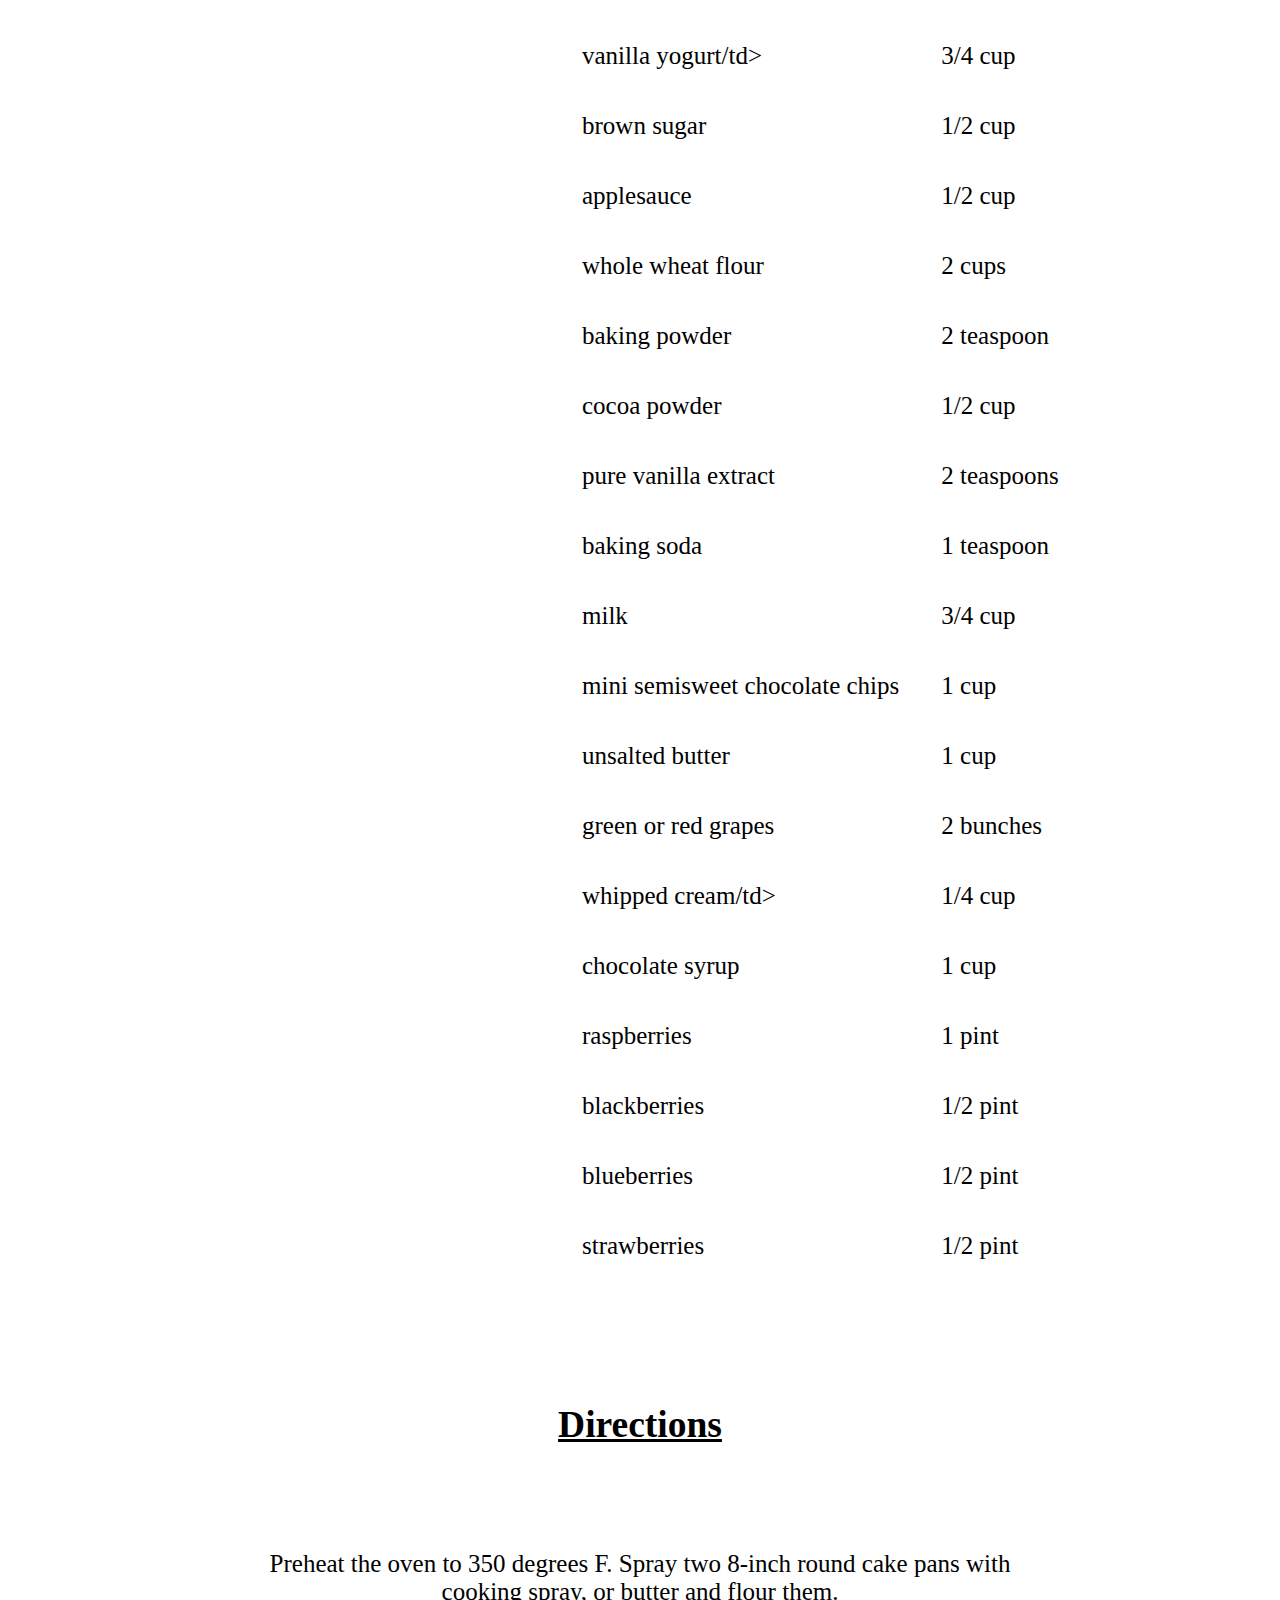
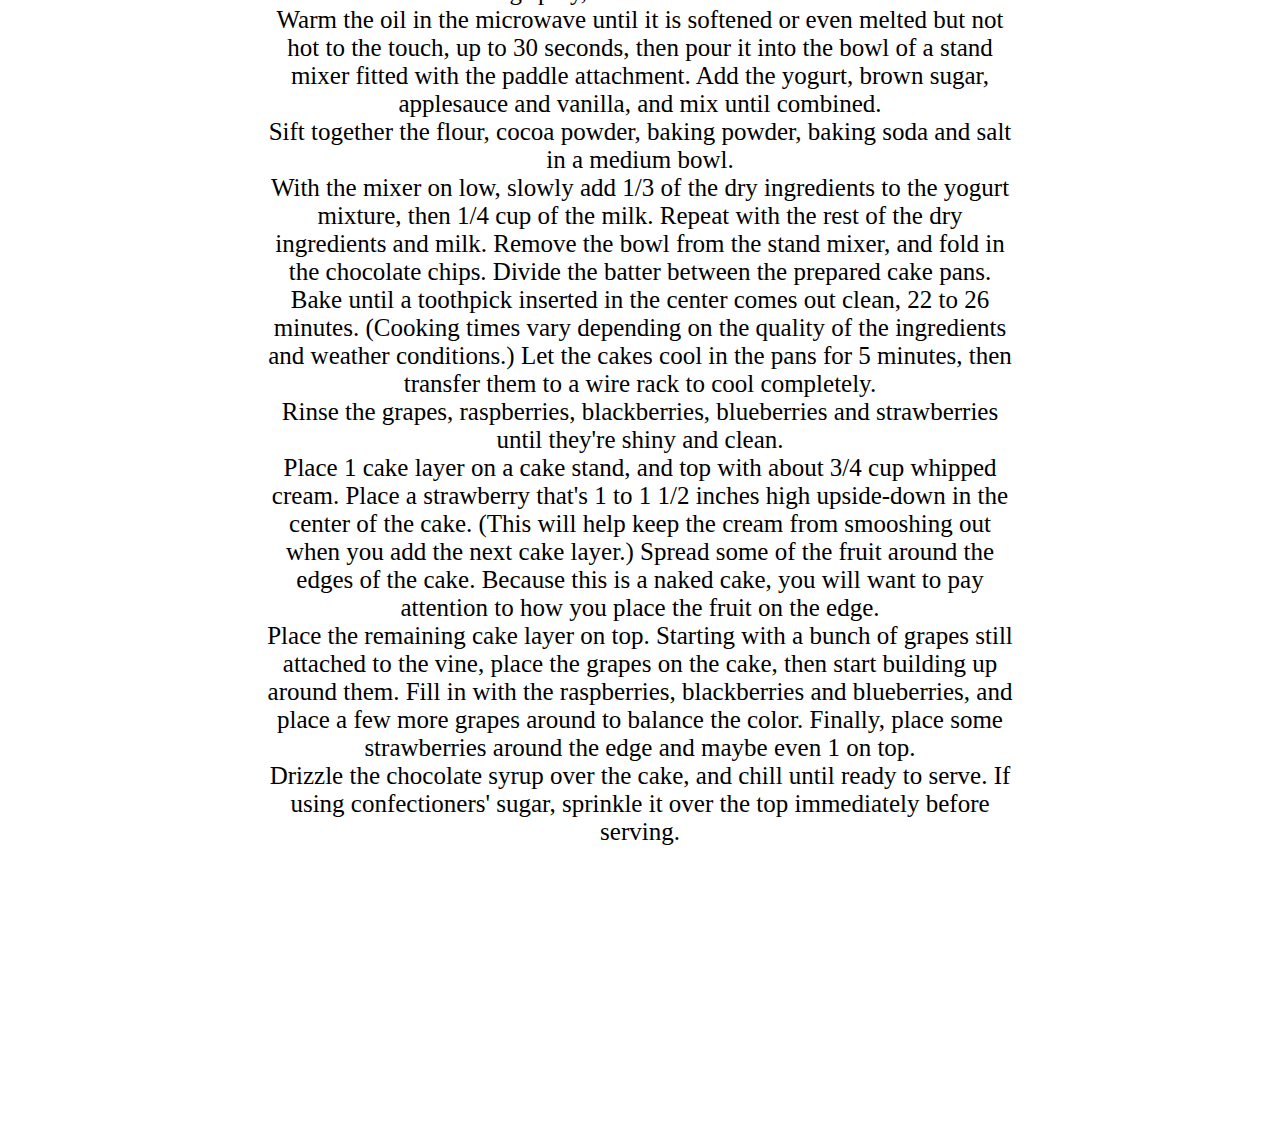
<file: cakes/cake_3.html>
<!DOCTYPE html>
<html lang="en">
<head>
    <meta charset="UTF-8">
    <meta http-equiv="X-UA-Compatible" content="IE=edge">
    <meta name="viewport" content="width=device-width, initial-scale=1.0">
    <title>MistyYum</title>
    <link rel="stylesheet" href="../style.css">
    <link href='https://unpkg.com/boxicons@2.0.7/css/boxicons.min.css' rel='stylesheet'>
    <link rel="icon" href="../favicon.ico" type="image/x-icon">
</head>
<body>
    <header>
      <nav>
      <div class="navbar">
          <ul class="nav_ul">
            <li class="nav_menu"><a href="../index.html"><div class="dropdown">Home</div><i class='bx bx-home bx-md bx-tada '></i></a></li>
            <li class="nav_menu"><a href="../about.html"><div class="dropdown">About</div><i class='bx bx-info-circle bx-md bx-tada'></i></a></li>
            <li class="nav_menu"><a href="mailto:19br12573@rit.acin"><div class="dropdown">Contact</div><i class='bx bx-phone bx-md bx-tada'></i></a></li>
        </ul>
      </div>
  </nav>
</header>
<img class="cake" src="../images/cake3.jpeg" alt="cake">
<div class="heading"><u>Naked Chocolate Cake</u></div>
<div class="ingredients">
<h2>Ingredients</h2><br>
Cake<br>
<table>
    <tr>
        <td>coconut oil</td>
        <td>1/2 cup</td>
    </tr>
    <tr>
        <td>sea salt</td>
        <td>1/2 teaspoon</td>
    </tr>
    <tr>
        <td>vanilla yogurt/td>
        <td>3/4 cup</td>
    </tr>
    <tr>
        <td>brown sugar</td>
        <td>1/2 cup</td>
    </tr>
    <tr>
        <td>applesauce</td>
        <td>1/2 cup</td>
    </tr>
    <tr>
        <td>whole wheat flour</td>
        <td>2 cups</td>
    </tr>
    <tr>
        <td>baking powder</td>
        <td>2 teaspoon</td>
    </tr>
    <tr>
        <td>cocoa powder</td>
        <td>1/2 cup</td>
    </tr>
    <tr>
        <td>pure vanilla extract</td>
        <td>2 teaspoons</td>
    </tr>
    <tr>
        <td>baking soda</td>
        <td>1 teaspoon</td>
    </tr>
    <tr>
        <td>milk</td>
        <td>3/4 cup</td>
    </tr>
    <tr>
        <td>mini semisweet chocolate chips</td>
        <td>1 cup</td>
    </tr>
    <tr>
        <td>unsalted butter</td>
        <td>1 cup</td>
    </tr>
    <tr>
        <td>green or red grapes</td>
        <td>2 bunches</td>
    </tr>
    <tr>
        <td>whipped cream/td>
        <td>1/4 cup</td>
    </tr>
    <tr>
        <td>chocolate syrup</td>
        <td>1 cup</td>
    </tr>
    <tr>
        <td>raspberries</td>
        <td>1 pint</td>
    </tr>
    <tr>
        <td>blackberries</td>
        <td>1/2 pint</td>
    </tr>
    <tr>
        <td>blueberries</td>
        <td>1/2 pint</td>
    </tr>
    <tr>
        <td>strawberries</td>
        <td>1/2 pint</td>
    </tr>

    </table>

</div>


<div class="baking">
    <h2>Directions</h2><br>

<ul class="cake_ul">
    <li class="cake_li">Preheat the oven to 350 degrees F.
         Spray two 8-inch round cake pans with cooking spray, or butter and flour them. 
    </li>
    <li class="cake_li">Warm the oil in the microwave until it is softened or even melted but not hot to the touch, up to 30 seconds,
         then pour it into the bowl of a stand mixer fitted with the paddle attachment. Add the yogurt, brown sugar, applesauce and vanilla,
          and mix until combined. 
    </li>
    <li class="cake_li">Sift together the flour, cocoa powder, baking powder, baking soda and salt in a medium bowl. 
    </li>
    <li class="cake_li">With the mixer on low, slowly add 1/3 of the dry ingredients to the yogurt mixture, then 1/4 cup of the milk.
         Repeat with the rest of the dry ingredients and milk. Remove the bowl from the stand mixer, and fold in the chocolate chips.
          Divide the batter between the prepared cake pans. 
    </li>
    <li class="cake_li">Bake until a toothpick inserted in the center comes out clean, 22 to 26 minutes.
         (Cooking times vary depending on the quality of the ingredients and weather conditions.)
          Let the cakes cool in the pans for 5 minutes, then transfer them to a wire rack to cool completely.
    </li>
    <li class="cake_li">Rinse the grapes, raspberries, blackberries, blueberries and strawberries until they're shiny and clean. 
    </li>
    <li class="cake_li">Place 1 cake layer on a cake stand, and top with about 3/4 cup whipped cream. Place a strawberry that's
         1 to 1 1/2 inches high upside-down in the center of the cake. (This will help keep the cream from smooshing out when you 
         add the next cake layer.) Spread some of the fruit around the edges of the cake. Because this is a naked cake, you will want
          to pay attention to how you place the fruit on the edge. 
    </li>
    <li class="cake_li">Place the remaining cake layer on top. Starting with a bunch of grapes still attached to the vine, place the
         grapes on the cake, then start building up around them. Fill in with the raspberries, blackberries and blueberries, and place
          a few more grapes around to balance the color. Finally, place some strawberries around the edge and maybe even 1 on top. 
    </li>
    <li class="cake_li">Drizzle the chocolate syrup over the cake, and chill until ready to serve. If using confectioners' sugar,
         sprinkle it over the top immediately before serving.
    </li>

</ul>
</div>
</body>
</html>
</file>
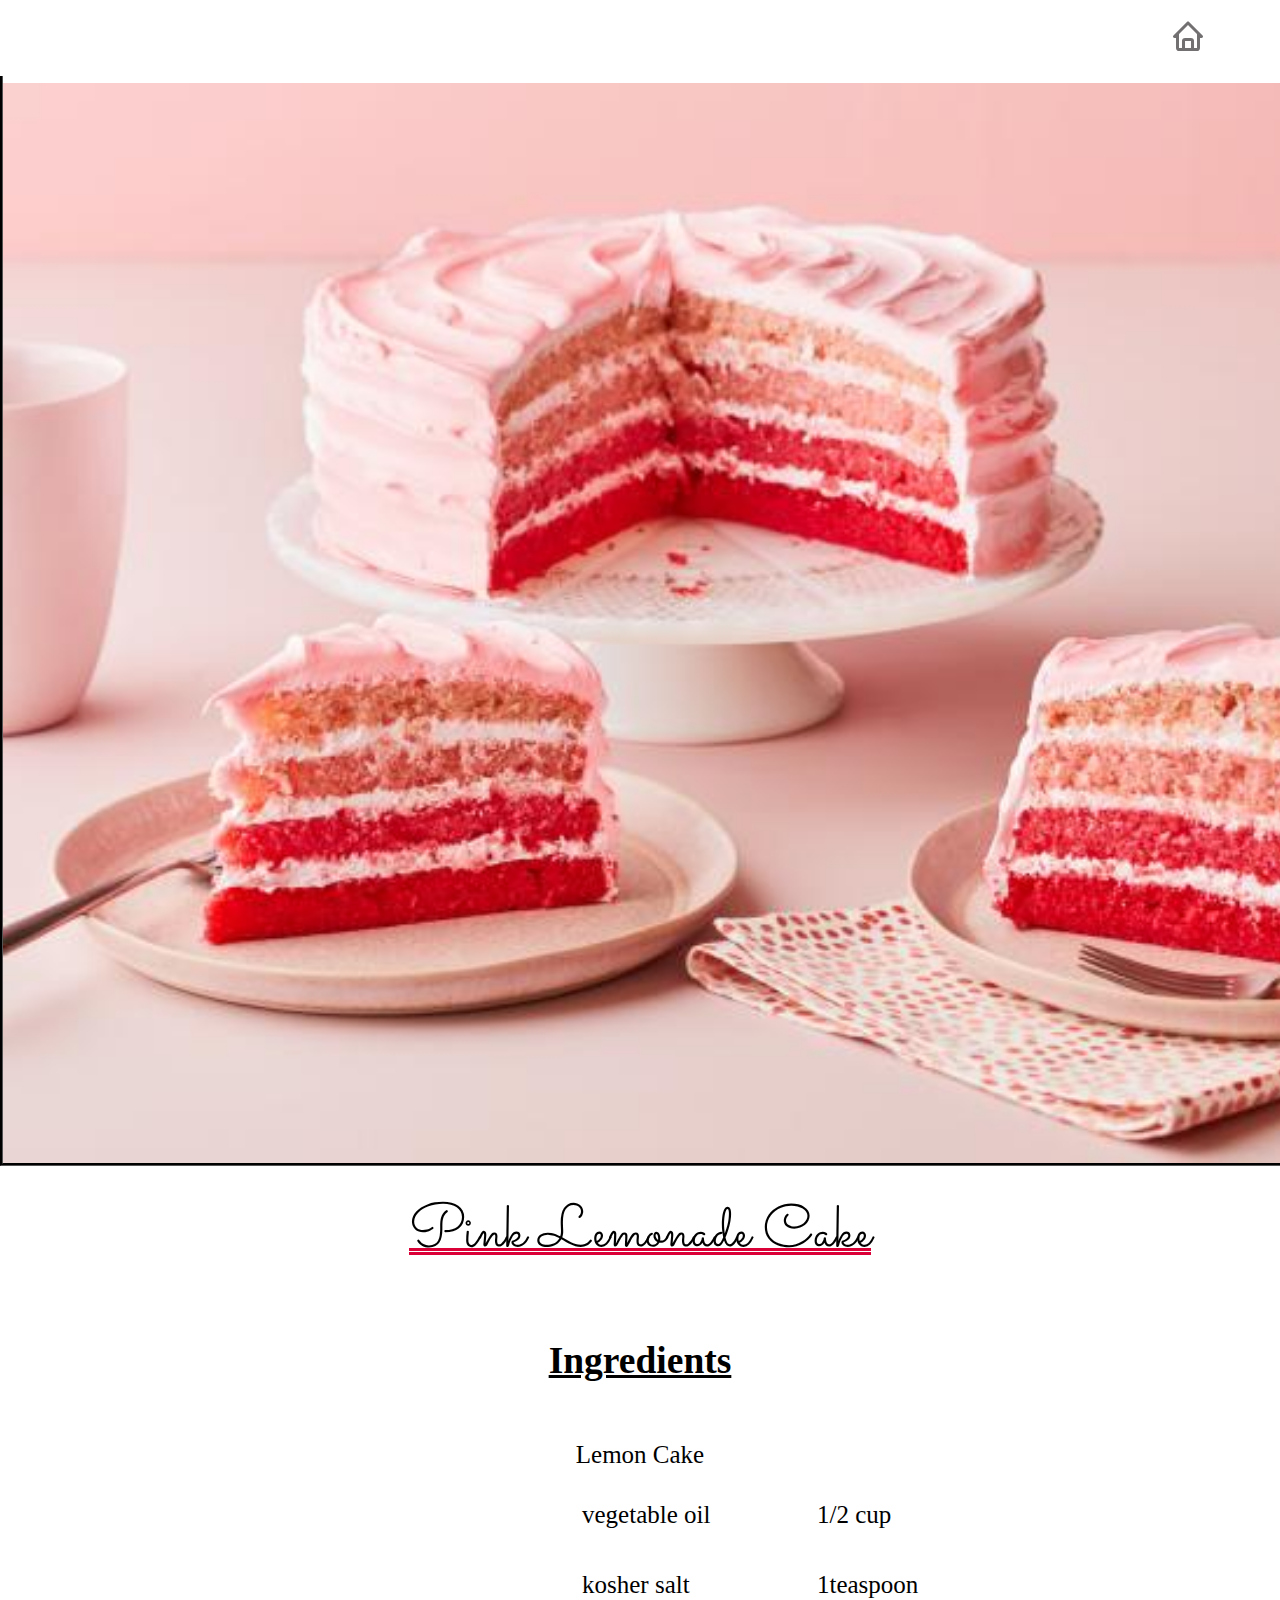
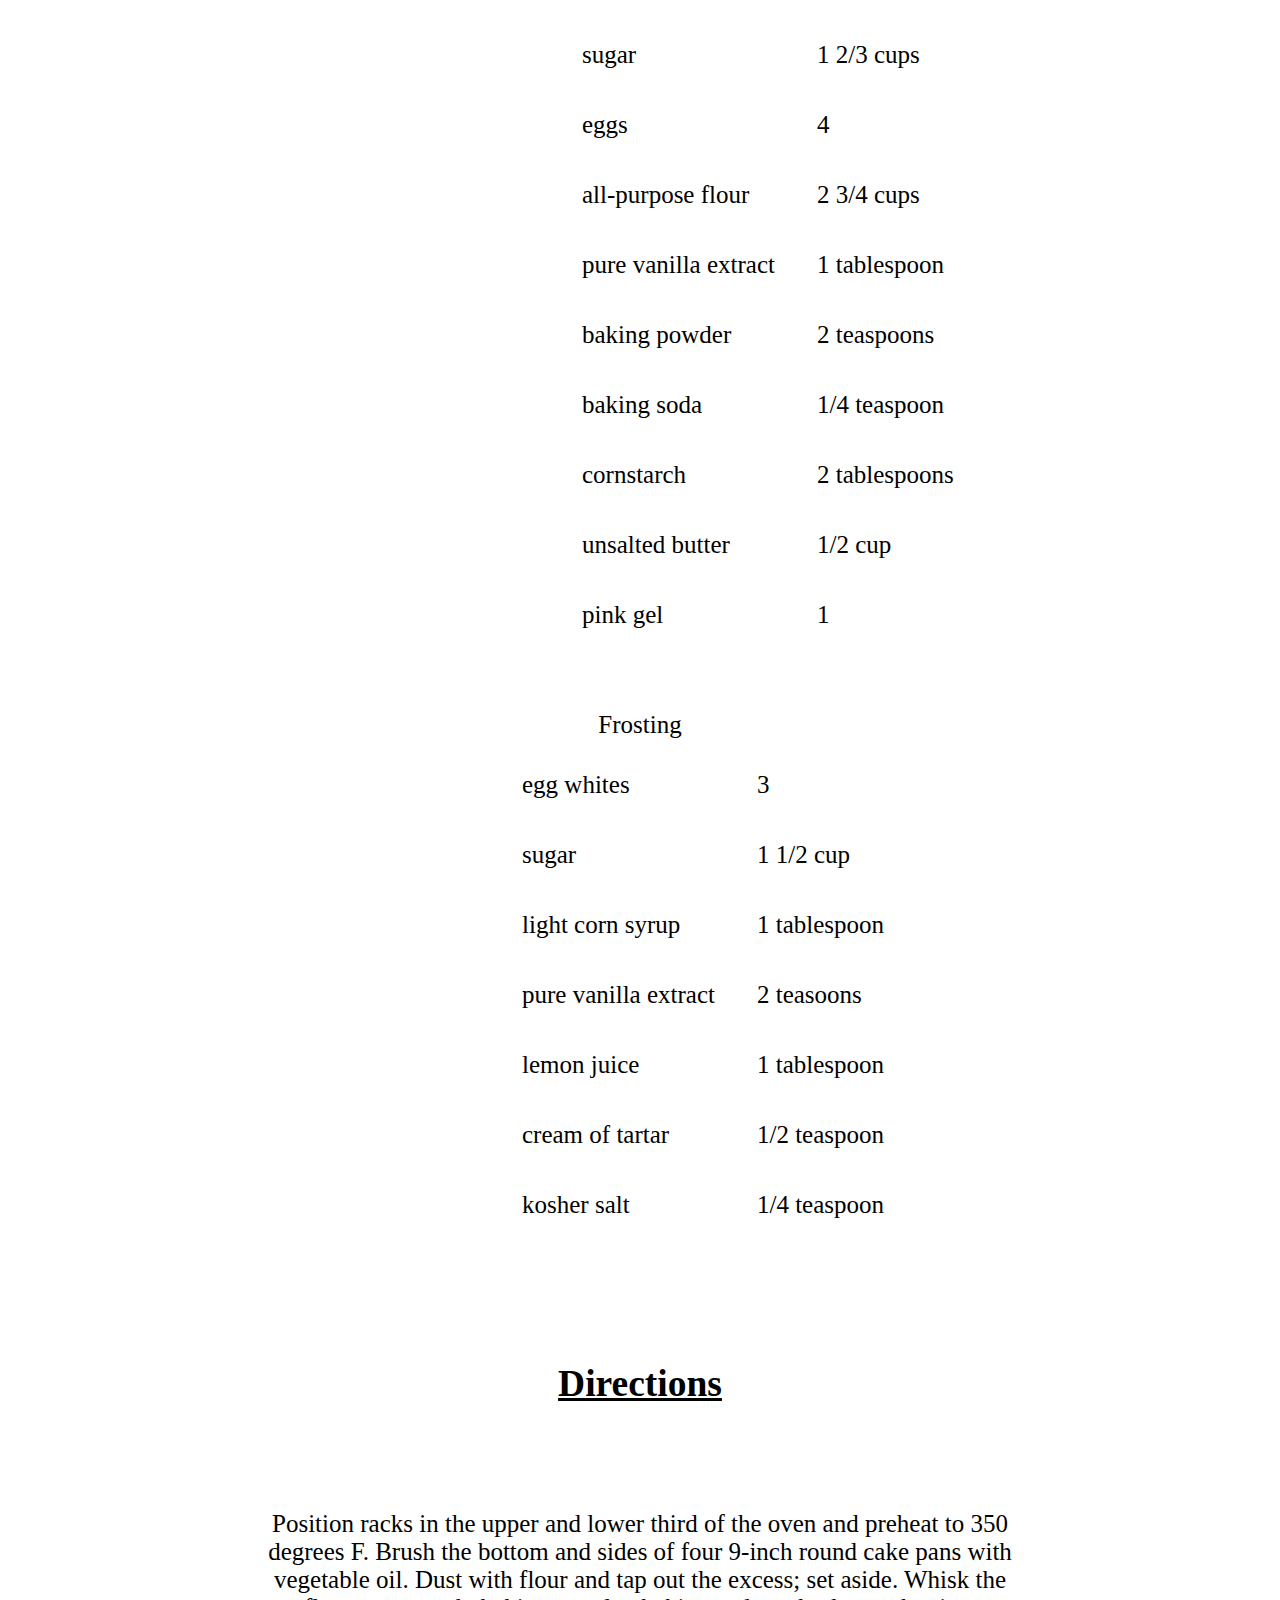
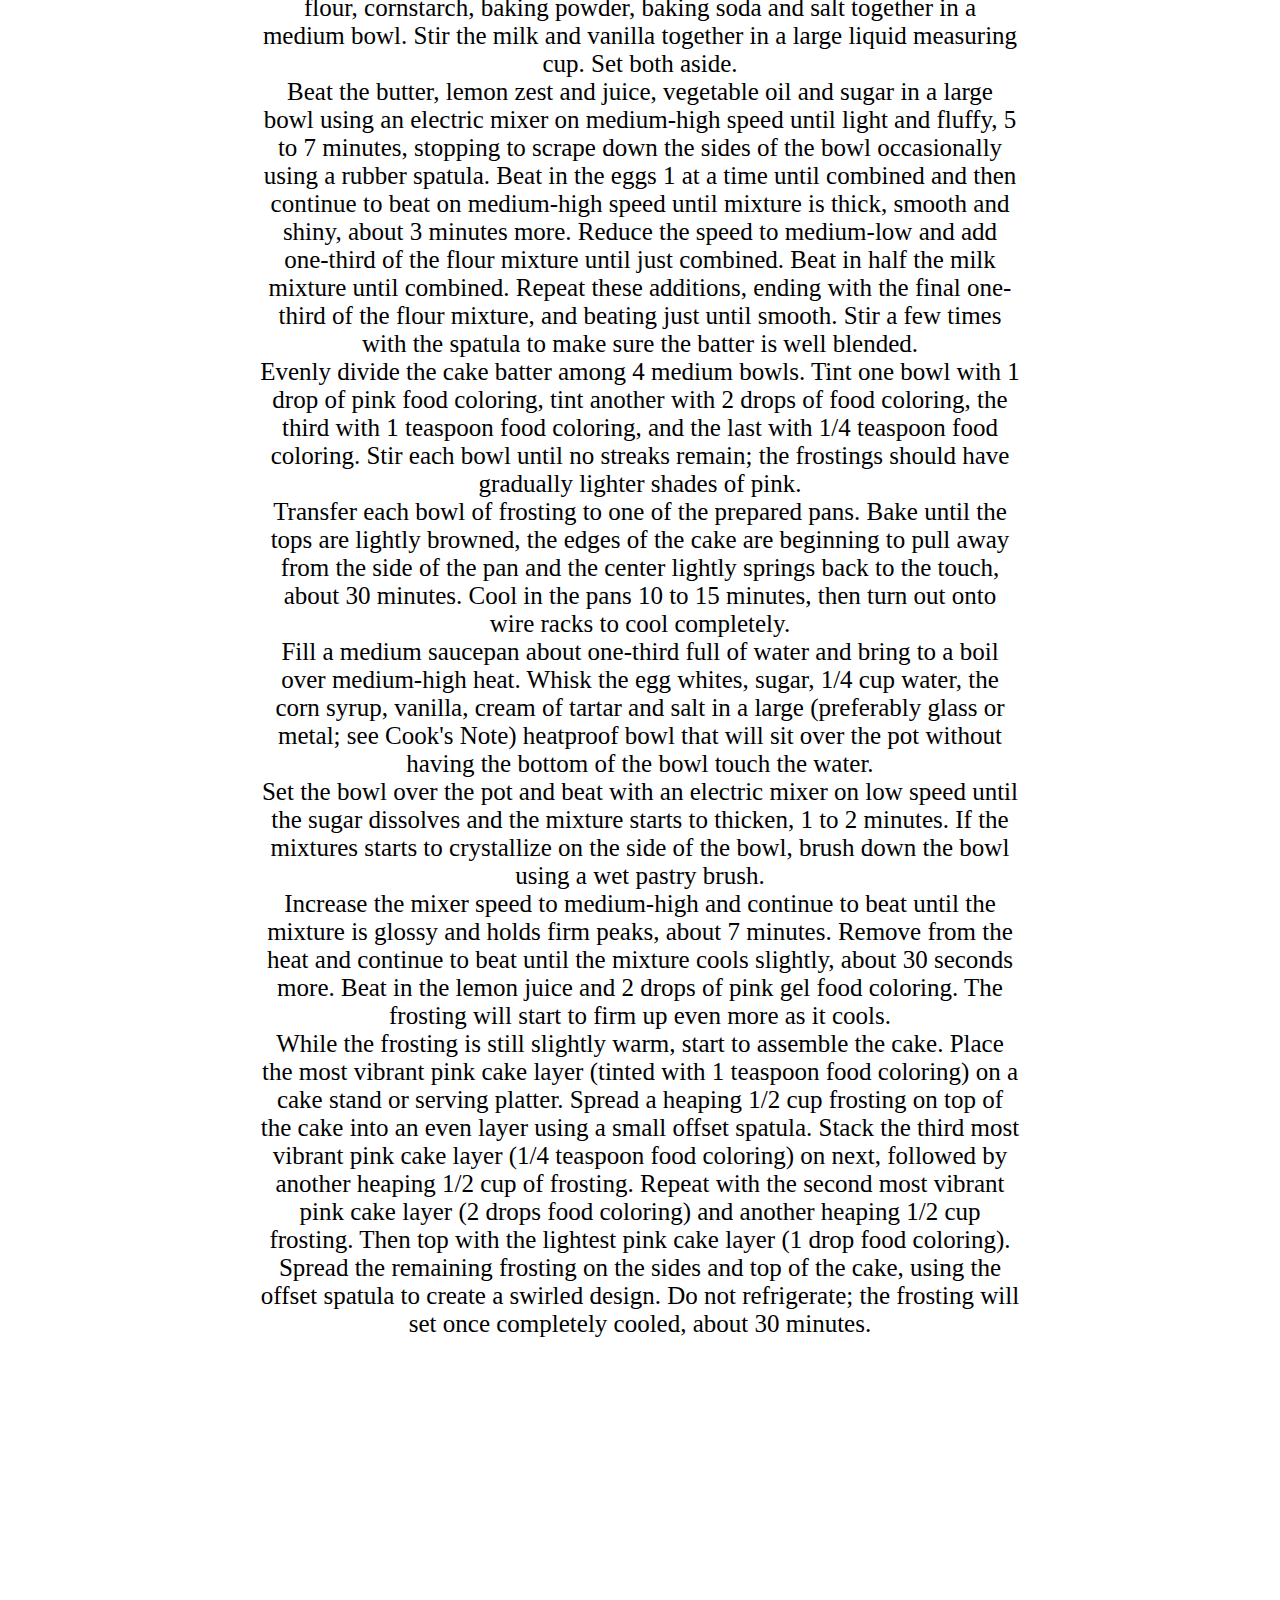
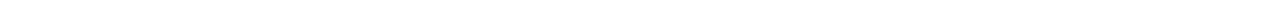
<file: cakes/cake_4.html>
<!DOCTYPE html>
<html lang="en">
<head>
    <meta charset="UTF-8">
    <meta http-equiv="X-UA-Compatible" content="IE=edge">
    <meta name="viewport" content="width=device-width, initial-scale=1.0">
    <title>MistyYum</title>
    <link rel="stylesheet" href="../style.css">
    <link href='https://unpkg.com/boxicons@2.0.7/css/boxicons.min.css' rel='stylesheet'>
    <link rel="icon" href="../favicon.ico" type="image/x-icon">
</head>
<body>
    <header>
      <nav>
      <div class="navbar">
          <ul class="nav_ul">
            <li class="nav_menu"><a href="../index.html"><div class="dropdown">Home</div><i class='bx bx-home bx-md bx-tada '></i></a></li>
            <li class="nav_menu"><a href="../about.html"><div class="dropdown">About</div><i class='bx bx-info-circle bx-md bx-tada'></i></a></li>
            <li class="nav_menu"><a href="mailto:19br12573@rit.acin"><div class="dropdown">Contact</div><i class='bx bx-phone bx-md bx-tada'></i></a></li>
        </ul>
      </div>
  </nav>
</header>
<img class="cake" src="../images/cake4.jpeg" alt="cake">
<div class="heading"><u>Pink Lemonade Cake</u></div>
<div class="ingredients">
<h2>Ingredients</h2><br>
Lemon Cake<br>
<table>
    <tr>
        <td>vegetable oil</td>
        <td>1/2 cup</td>
    </tr>
    <tr>
        <td>kosher salt</td>
        <td>1teaspoon</td>
    </tr>
    <tr>
        <td>sugar</td>
        <td>1 2/3 cups</td>
    </tr>
    <tr>
        <td>eggs</td>
        <td>4</td>
    </tr>
    <tr>
        <td>all-purpose flour</td>
        <td>2 3/4 cups</td>
    </tr>
    <tr>
        <td>pure vanilla extract</td>
        <td>1 tablespoon</td>
    </tr>
    <tr>
        <td>baking powder</td>
        <td>2 teaspoons</td>
    </tr>
    <tr>
        <td>baking soda</td>
        <td>1/4 teaspoon</td>
    </tr>
    <tr>
        <td>cornstarch</td>
        <td>2 tablespoons</td>
    </tr>

    <tr>
        <td>unsalted butter</td>
        <td>1/2 cup</td>
    </tr>

    <tr>
        <td>pink gel</td>
        <td>1 </td>
    </tr>


</table>
Frosting<br>
<table class="frosting">
    <tr>
        <td>egg whites</td>
        <td>3</td>
    </tr>
    <tr>
        <td>sugar</td>
        <td>1 1/2 cup </td>
    </tr>
    <tr>
        <td>light corn syrup</td>
        <td>1 tablespoon</td>
    </tr>
    <tr>
        <td>pure vanilla extract</td>
        <td>2 teasoons</td>
    </tr>
    <tr>
        <td>lemon juice</td>
        <td>1 tablespoon</td>
    </tr>
   <tr>
        <td>cream of tartar</td>
        <td>1/2 teaspoon</td>
    </tr>
    <tr>
        <td>kosher salt</td>
        <td>1/4 teaspoon</td>
    </tr>

</table>

</div>


<div class="baking">
    <h2>Directions</h2><br>

<ul class="cake_ul">
    <li class="cake_li">Position racks in the upper and lower third of the oven and preheat to 350 degrees F.
         Brush the bottom and sides of four 9-inch round cake pans with vegetable oil.
          Dust with flour and tap out the excess; set aside.
         Whisk the flour, cornstarch, baking powder, baking soda and salt together in a medium bowl.
          Stir the milk and vanilla together in a large liquid measuring cup. Set both aside.

    </li>
    <li class="cake_li">Beat the butter, lemon zest and juice, vegetable oil and 
        sugar in a large bowl using an electric mixer on medium-high speed until light and fluffy,
         5 to 7 minutes, stopping to scrape down the sides of the bowl occasionally using a rubber spatula.
         Beat in the eggs 1 at a time until combined and then continue to beat on medium-high speed until mixture is thick,
        smooth and shiny, about 3 minutes more. Reduce the speed to medium-low and add one-third of the flour mixture until just combined.
        Beat in half the milk mixture until combined. Repeat these additions, ending with the final one-third of the flour mixture,
         and beating just until smooth. Stir a few times with the spatula to make sure the batter is well blended.
    </li>
    <li class="cake_li">Evenly divide the cake batter among 4 medium bowls. Tint one bowl with 1 drop of pink food coloring,
         tint another with 2 drops of food coloring, the third with 1 teaspoon food coloring, and the last with 1/4 teaspoon food coloring.
          Stir each bowl until no streaks remain; the frostings should have gradually lighter shades of pink.
    </li>
    <li class="cake_li">Transfer each bowl of frosting to one of the prepared pans. Bake until the tops are lightly browned,
         the edges of the cake are beginning to pull away from the side of the pan and the center lightly springs back to the touch, about 30 minutes.
          Cool in the pans 10 to 15 minutes, then turn out onto wire racks to cool completely.
    </li>
    <li class="cake_li">Fill a medium saucepan about one-third full of water and bring to a boil over medium-high heat.
         Whisk the egg whites, sugar, 1/4 cup water, the corn syrup, vanilla, cream of tartar and salt in a large (preferably glass or metal;
          see Cook's Note) heatproof bowl that will sit over the pot without having the bottom of the bowl touch the water.
    </li>
    <li class="cake_li">Set the bowl over the pot and beat with an electric mixer on low speed until the sugar dissolves 
        and the mixture starts to thicken, 1 to 2 minutes. If the mixtures starts to crystallize on the side of the bowl,
         brush down the bowl using a wet pastry brush.
    </li>
    <li class="cake_li">Increase the mixer speed to medium-high and continue to beat until the mixture is glossy and
         holds firm peaks, about 7 minutes. Remove from the heat and continue to beat until the mixture cools slightly,
          about 30 seconds more. Beat in the lemon juice and 2 drops of pink gel food coloring.
           The frosting will start to firm up even more as it cools.
    </li>
    <li class="cake_li">While the frosting is still slightly warm, start to assemble the cake.
         Place the most vibrant pink cake layer (tinted with 1 teaspoon food coloring) on a cake stand or serving platter.
          Spread a heaping 1/2 cup frosting on top of the cake into an even layer using a small offset spatula.
           Stack the third most vibrant pink cake layer (1/4 teaspoon food coloring) on next, followed by another heaping 1/2 cup of frosting.
            Repeat with the second most vibrant pink cake layer (2 drops food coloring) and another heaping 1/2 cup frosting.
            Then top with the lightest pink cake layer (1 drop food coloring). Spread the remaining frosting on the sides and top of the cake,
             using the offset spatula to create a swirled design. Do not refrigerate; the frosting will set once completely cooled,
              about 30 minutes.
    </li>

</ul>
</div>
</body>
</html>
</file>
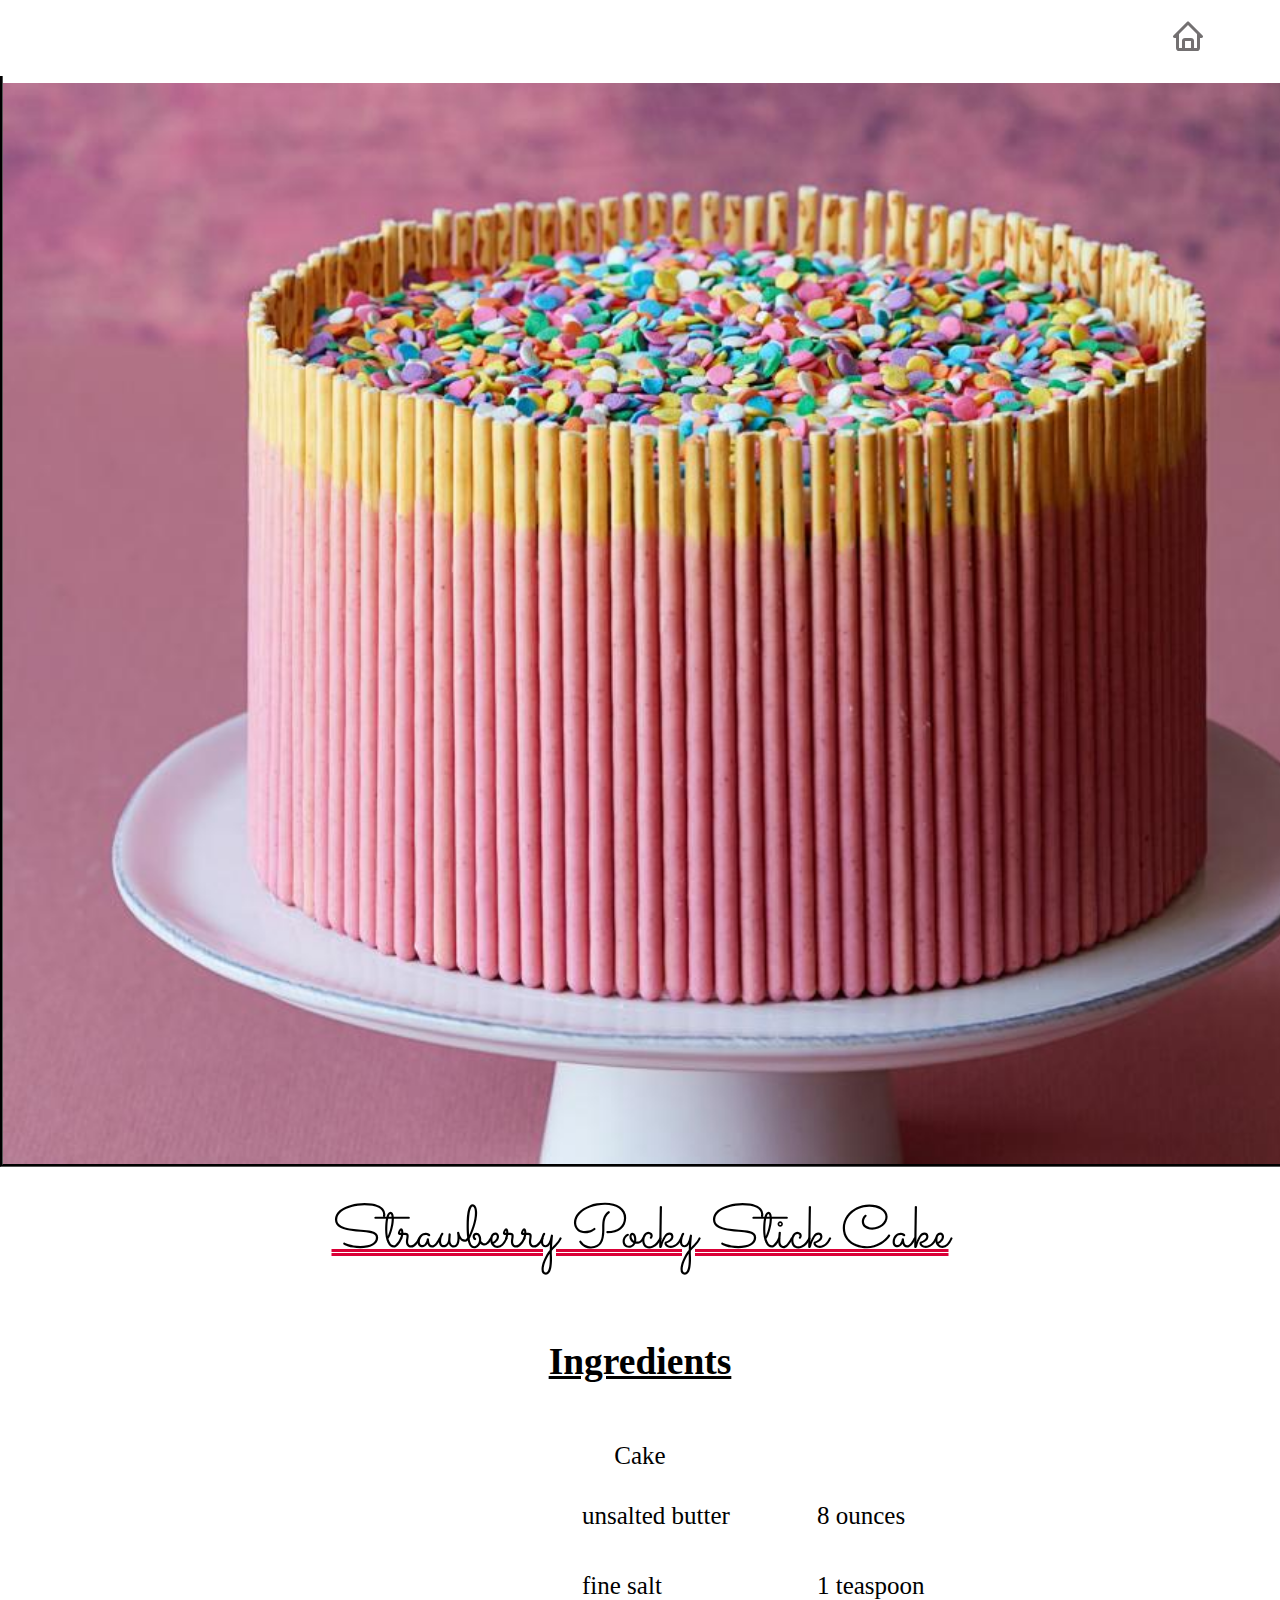
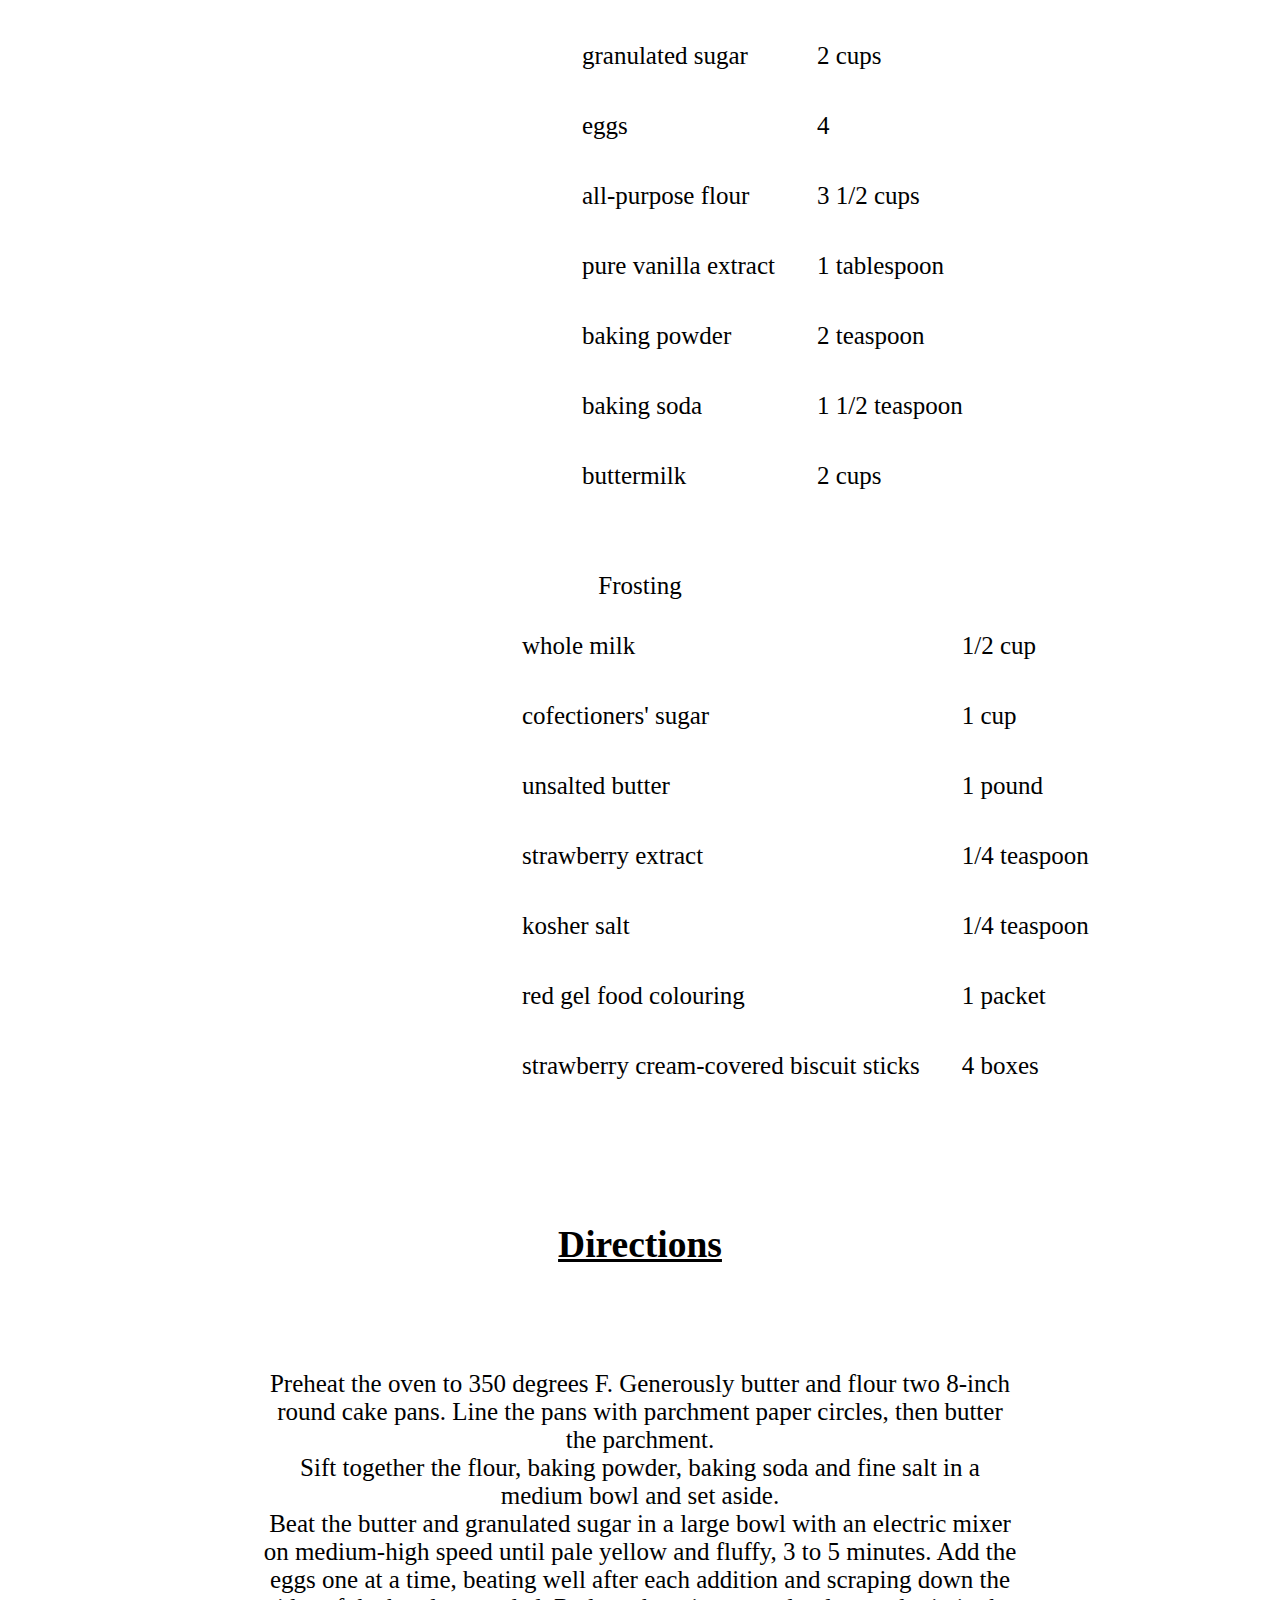
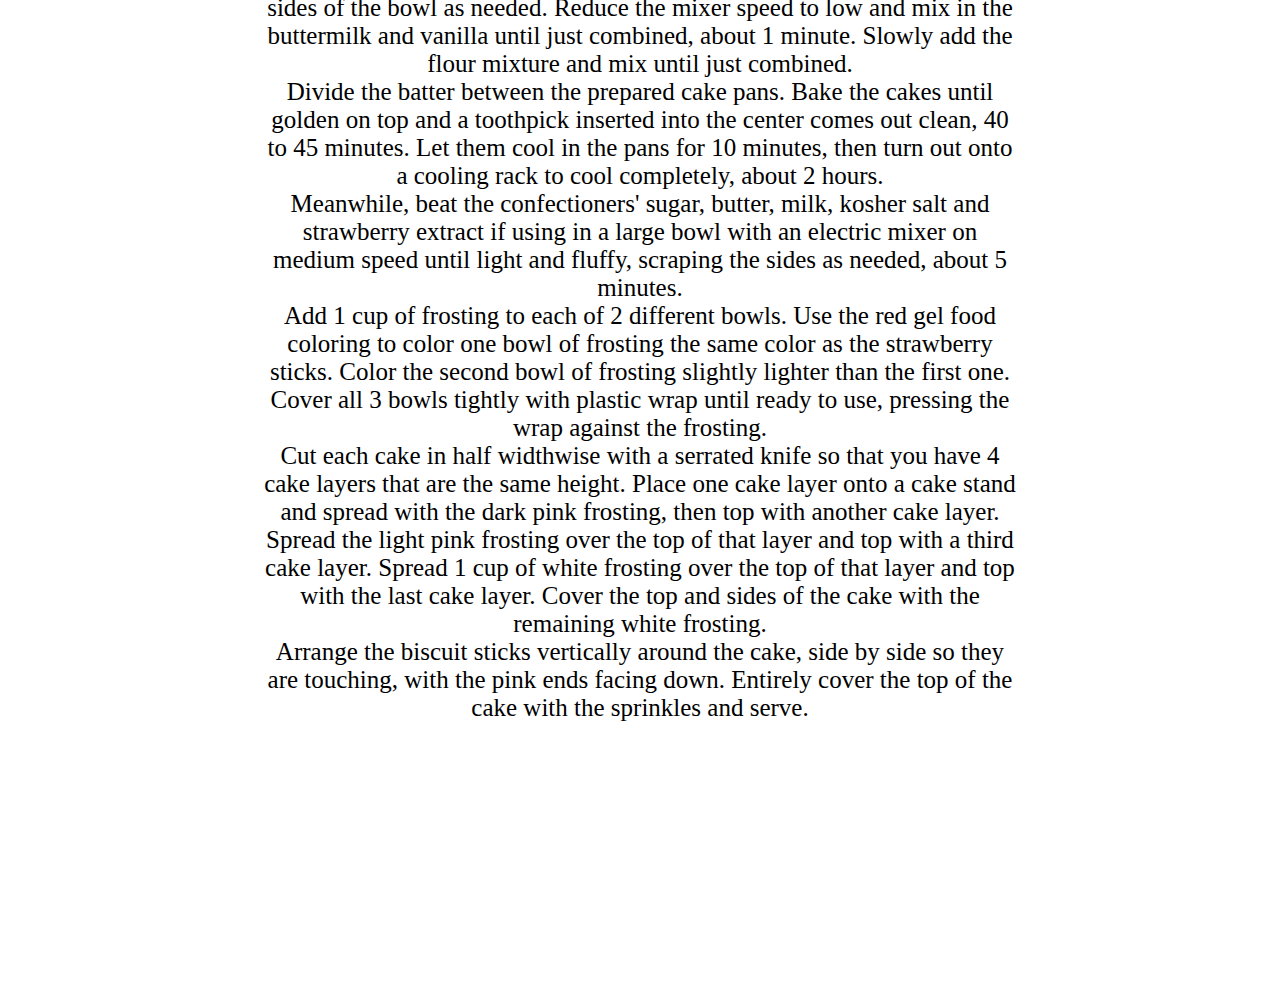
<file: cakes/cake_5.html>
<!DOCTYPE html>
<html lang="en">
<head>
    <meta charset="UTF-8">
    <meta http-equiv="X-UA-Compatible" content="IE=edge">
    <meta name="viewport" content="width=device-width, initial-scale=1.0">
    <title>MistyYum</title>
    <link rel="stylesheet" href="../style.css">
    <link href='https://unpkg.com/boxicons@2.0.7/css/boxicons.min.css' rel='stylesheet'>
    <link rel="icon" href="../favicon.ico" type="image/x-icon">
</head>
<body>
    <header>
      <nav>
      <div class="navbar">
          <ul class="nav_ul">
            <li class="nav_menu"><a href="../index.html"><div class="dropdown">Home</div><i class='bx bx-home bx-md bx-tada '></i></a></li>
            <li class="nav_menu"><a href="../about.html"><div class="dropdown">About</div><i class='bx bx-info-circle bx-md bx-tada'></i></a></li>
            <li class="nav_menu"><a href="mailto:19br12573@rit.acin"><div class="dropdown">Contact</div><i class='bx bx-phone bx-md bx-tada'></i></a></li>
        </ul>
      </div>
  </nav>
</header>
<img class="cake" src="../images/cake5.jpeg" alt="cake">
<div class="heading"><u>Strawberry Pocky Stick Cake</u></div>
<div class="ingredients">
<h2>Ingredients</h2><br>
Cake<br>
<table>
    <tr>
        <td>unsalted butter</td>
        <td>8 ounces</td>
    </tr>
    <tr>
        <td>fine salt</td>
        <td>1 teaspoon</td>
    </tr>
    <tr>
        <td>granulated sugar</td>
        <td>2 cups</td>
    </tr>
    <tr>
        <td>eggs</td>
        <td>4</td>
    </tr>
    <tr>
        <td>all-purpose flour</td>
        <td>3 1/2 cups</td>
    </tr>
    <tr>
        <td>pure vanilla extract</td>
        <td>1 tablespoon</td>
    </tr>
    <tr>
        <td>baking powder</td>
        <td>2 teaspoon</td>
    </tr>
    <td>baking soda</td>
    <td>1 1/2 teaspoon</td>
</tr>
    <tr>
        <td>buttermilk</td>
        <td>2 cups</td>
    </tr>

</table>
Frosting<br>
<table class="frosting">
    <tr>
        <td>whole milk</td>
        <td>1/2 cup</td>
    </tr>
    <tr>
        <td>cofectioners' sugar</td>
        <td>1 cup </td>
    </tr>
    <tr>
        <td>unsalted butter</td>
        <td>1 pound</td>
    </tr>
    <tr>
        <td>strawberry extract</td>
        <td>1/4 teaspoon</td>
    </tr>
    <tr>
        <td>kosher salt</td>
        <td>1/4 teaspoon</td>
    </tr>
    <tr>
        <td>red gel food colouring</td>
        <td>1 packet</td>
    </tr>
    <tr>
        <td>strawberry cream-covered biscuit sticks</td>
        <td>4 boxes</td>
    </tr>

</table>

</div>


<div class="baking">
    <h2>Directions</h2><br>

<ul class="cake_ul">
    <li class="cake_li">Preheat the oven to 350 degrees F. Generously butter and flour two 8-inch round cake pans.
         Line the pans with parchment paper circles, then butter the parchment.
    </li>
    <li class="cake_li">Sift together the flour, baking powder, baking soda and fine salt in a medium bowl and set aside.
    </li>
    <li class="cake_li">Beat the butter and granulated sugar in a large bowl with an electric mixer on medium-high speed until
         pale yellow and fluffy, 3 to 5 minutes. Add the eggs one at a time, beating well after each addition and scraping down
          the sides of the bowl as needed. Reduce the mixer speed to low and mix in the buttermilk and vanilla until just combined,
           about 1 minute. Slowly add the flour mixture and mix until just combined.
    </li>
    <li class="cake_li">Divide the batter between the prepared cake pans. Bake the cakes until golden on top and 
        a toothpick inserted into the center comes out clean, 40 to 45 minutes. Let them cool in the pans for 10 minutes,
         then turn out onto a cooling rack to cool completely, about 2 hours.
    </li>
    <li class="cake_li"> Meanwhile, beat the confectioners' sugar, butter, milk, kosher salt and strawberry extract if
         using in a large bowl with an electric mixer on medium speed until light and fluffy, scraping the sides as needed, about 5 minutes.
    </li>
    <li class="cake_li">Add 1 cup of frosting to each of 2 different bowls. Use the red gel food coloring to color one
         bowl of frosting the same color as the strawberry sticks. Color the second bowl of frosting slightly lighter than
          the first one. Cover all 3 bowls tightly with plastic wrap until ready to use, pressing the wrap against the frosting.
    </li>
    <li class="cake_li">Cut each cake in half widthwise with a serrated knife so that you have 4 cake layers that are the same height.
         Place one cake layer onto a cake stand and spread with the dark pink frosting, then top with another cake layer. Spread the
          light pink frosting over the top of that layer and top with a third cake layer. Spread 1 cup of white frosting over the top of
           that layer and top with the last cake layer. Cover the top and sides of the cake with the remaining white frosting.
    </li>
    <li class="cake_li">Arrange the biscuit sticks vertically around the cake, side by side so they are touching, with the pink ends facing down.
         Entirely cover the top of the cake with the sprinkles and serve.


</ul>
</div>
</body>
</html>
</file>
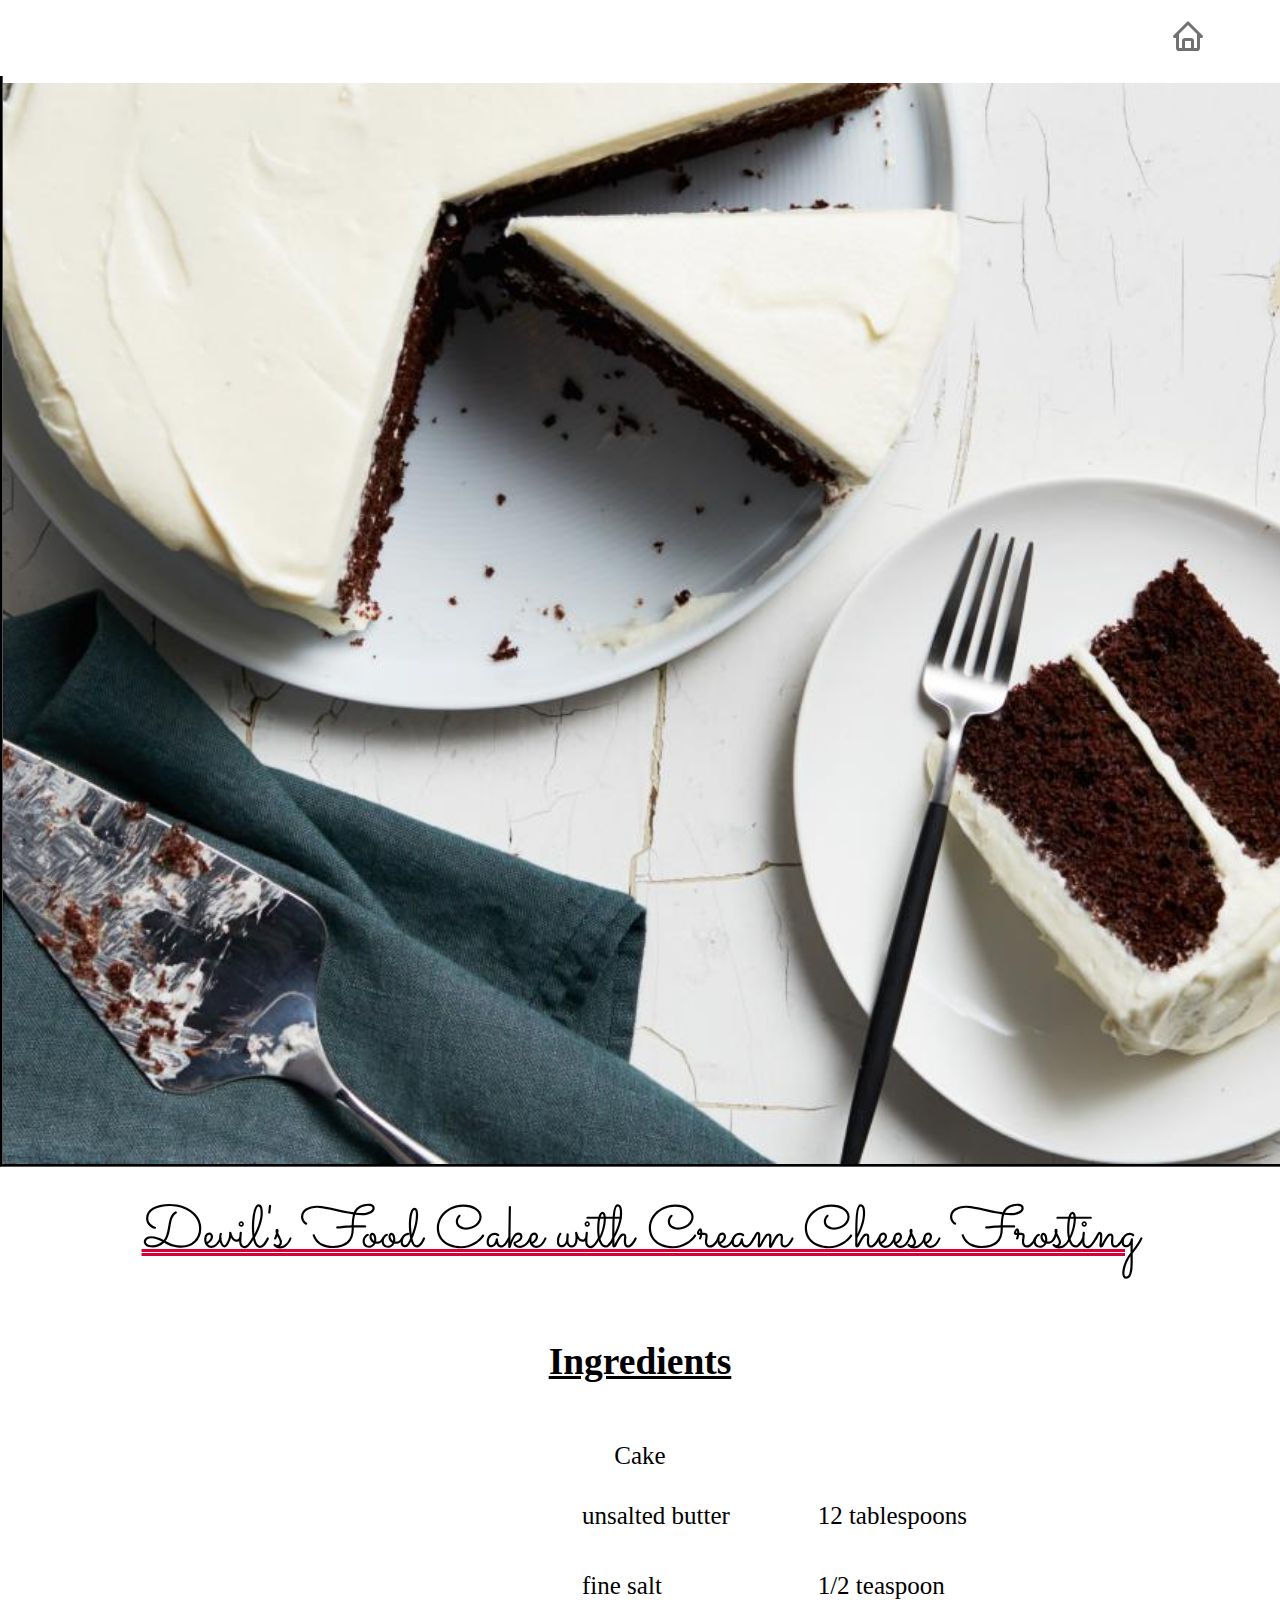
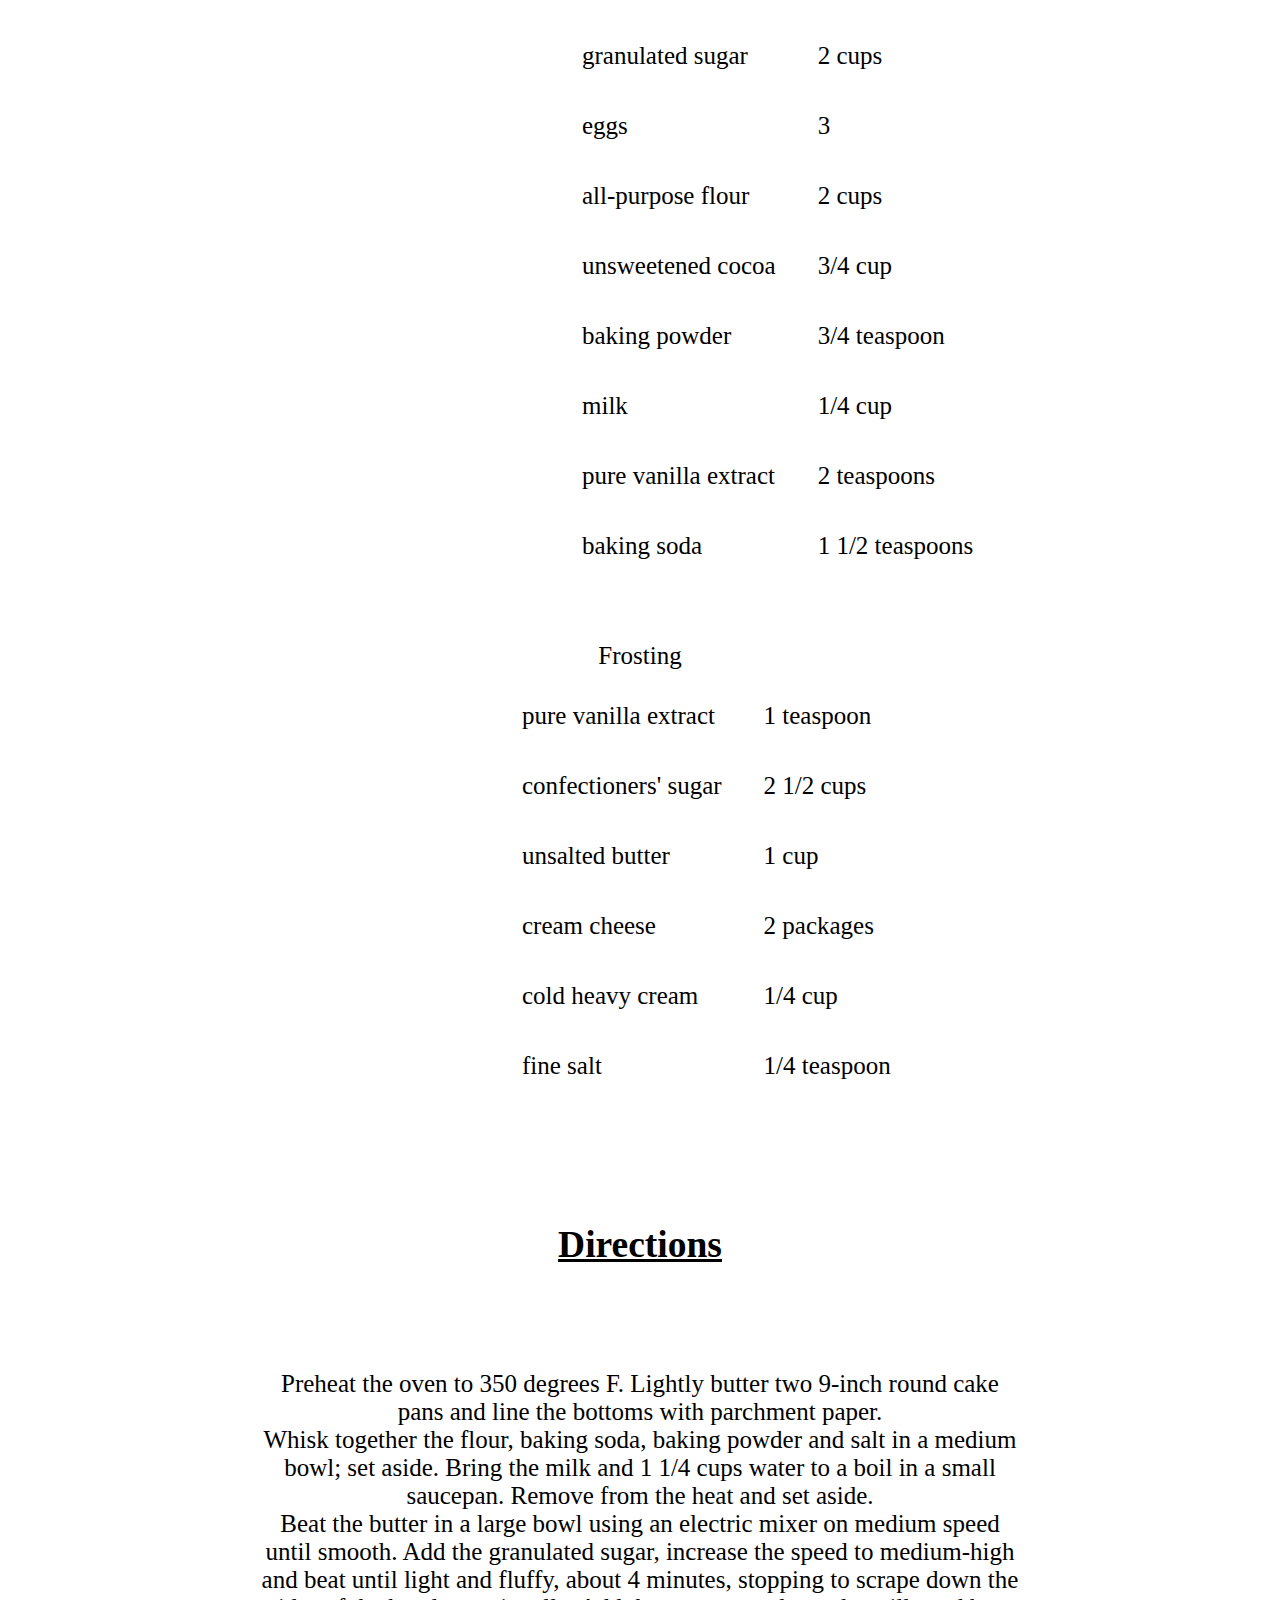
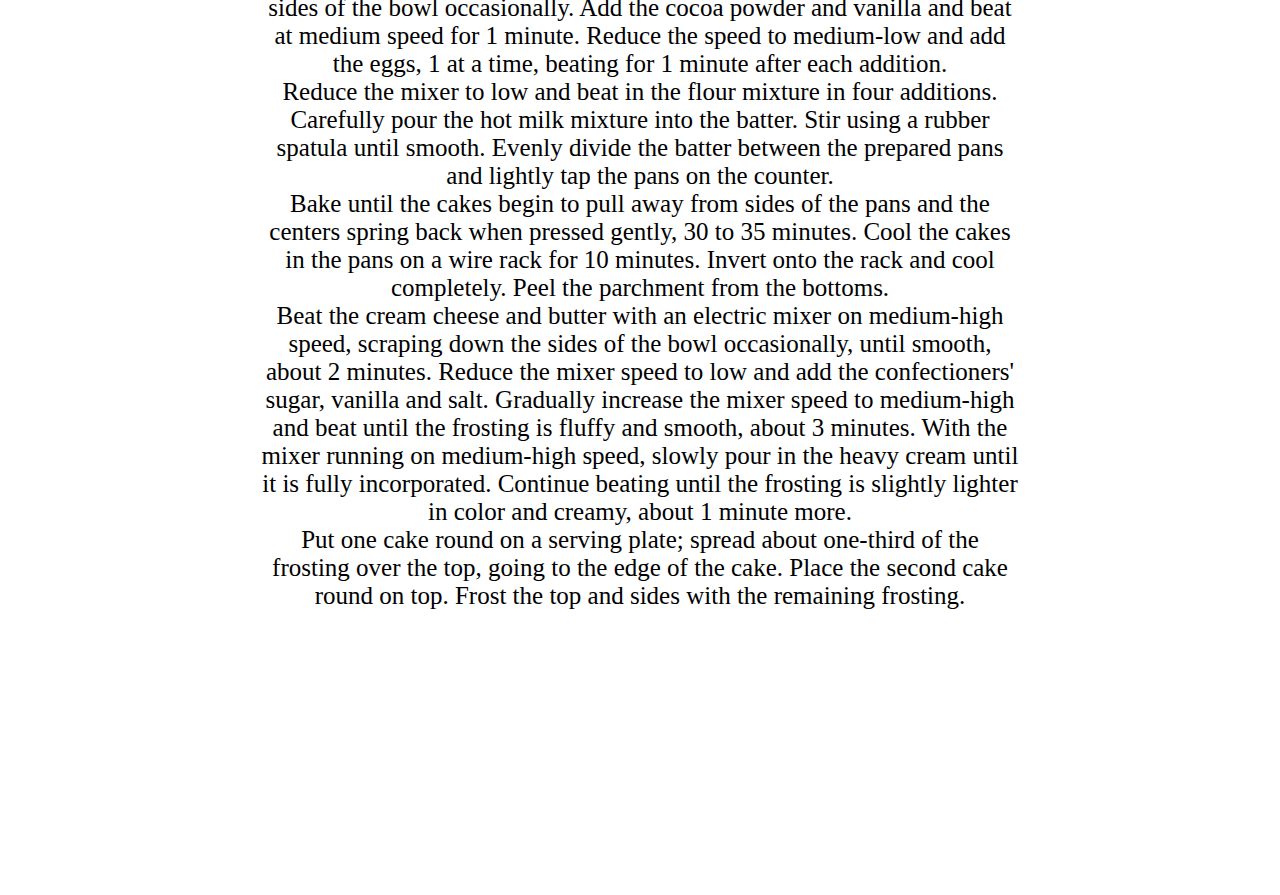
<file: cakes/cake_6.html>
<!DOCTYPE html>
<html lang="en">
<head>
    <meta charset="UTF-8">
    <meta http-equiv="X-UA-Compatible" content="IE=edge">
    <meta name="viewport" content="width=device-width, initial-scale=1.0">
    <title>MistyYum</title>
    <link rel="stylesheet" href="../style.css">
    <link href='https://unpkg.com/boxicons@2.0.7/css/boxicons.min.css' rel='stylesheet'>
    <link rel="icon" href="../favicon.ico" type="image/x-icon">
</head>
<body>
    <header>
      <nav>
      <div class="navbar">
          <ul class="nav_ul">
            <li class="nav_menu"><a href="../index.html"><div class="dropdown">Home</div><i class='bx bx-home bx-md bx-tada '></i></a></li>
            <li class="nav_menu"><a href="../about.html"><div class="dropdown">About</div><i class='bx bx-info-circle bx-md bx-tada'></i></a></li>
            <li class="nav_menu"><a href="mailto:19br12573@rit.acin"><div class="dropdown">Contact</div><i class='bx bx-phone bx-md bx-tada'></i></a></li>
        </ul>
      </div>
  </nav>
</header>
<img class="cake" src="../images/cake6.jpeg" alt="cake">
<div class="heading"><u>Devil's Food Cake with Cream Cheese Frosting</u></div>
<div class="ingredients">
<h2>Ingredients</h2><br>
Cake<br>
<table>
    <tr>
        <td>unsalted butter</td>
        <td>12 tablespoons</td>
    </tr>
    <tr>
        <td>fine salt</td>
        <td>1/2 teaspoon</td>
    </tr>
    <tr>
        <td>granulated sugar</td>
        <td>2 cups</td>
    </tr>
    <tr>
        <td>eggs</td>
        <td>3</td>
    </tr>
    <tr>
        <td>all-purpose flour</td>
        <td>2 cups</td>
    </tr>
    <tr>
        <td>unsweetened cocoa</td>
        <td>3/4 cup</td>
    </tr>
    <tr>
        <td>baking powder</td>
        <td>3/4 teaspoon</td>
    </tr>
    <tr>
        <td>milk</td>
        <td>1/4 cup</td>
    </tr>
    <tr>
        <td>pure vanilla extract</td>
        <td>2 teaspoons</td>
    </tr>
    <tr>
        <td>baking soda</td>
        <td>1 1/2 teaspoons</td>
    </tr>


</table>
Frosting<br>
<table class="frosting">
    <tr>
        <td>pure vanilla extract</td>
        <td>1 teaspoon</td>
    </tr>
    <tr>
        <td>confectioners' sugar</td>
        <td>2 1/2 cups </td>
    </tr>
    <tr>
        <td>unsalted butter</td>
        <td>1 cup</td>
    </tr>
    <tr>
        <td>cream cheese</td>
        <td>2 packages</td>
    </tr>
    <tr>
        <td>cold heavy cream</td>
        <td>1/4 cup</td>
    </tr>
    <tr>
        <td>fine salt</td>
        <td>1/4 teaspoon</td>
    </tr>
    </table>

</div>


<div class="baking">
    <h2>Directions</h2><br>

<ul class="cake_ul">
    <li class="cake_li">Preheat the oven to 350 degrees F. Lightly butter two 9-inch round cake pans 
        and line the bottoms with parchment paper.
    </li>
    <li class="cake_li">Whisk together the flour, baking soda, baking powder and salt in a medium bowl;
         set aside. Bring the milk and 1 1/4 cups water to a boil in a small saucepan.
         Remove from the heat and set aside.
    </li>
    <li class="cake_li">Beat the butter in a large bowl using an electric mixer on medium speed until smooth.
         Add the granulated sugar, increase the speed to medium-high and beat until light and fluffy, about 4 minutes,
          stopping to scrape down the sides of the bowl occasionally. Add the cocoa powder and vanilla and beat at medium speed for 1 minute.
           Reduce the speed to medium-low and add the eggs, 1 at a time, beating for 1 minute after each addition.
    </li>
    <li class="cake_li">Reduce the mixer to low and beat in the flour mixture in four additions. Carefully pour the hot milk mixture into
         the batter. Stir using a rubber spatula until smooth. Evenly divide the batter between the prepared pans and lightly tap the pans
          on the counter.
    </li>
    <li class="cake_li">Bake until the cakes begin to pull away from sides of the pans and the centers spring back when pressed gently,
         30 to 35 minutes. Cool the cakes in the pans on a wire rack for 10 minutes. Invert onto the rack and cool completely.
          Peel the parchment from the bottoms.
    </li>
    <li class="cake_li">Beat the cream cheese and butter with an electric mixer on medium-high speed, scraping down the sides of the bowl
         occasionally, until smooth, about 2 minutes. Reduce the mixer speed to low and add the confectioners' sugar, vanilla and salt.
          Gradually increase the mixer speed to medium-high and beat until the frosting is fluffy and smooth, about 3 minutes.
           With the mixer running on medium-high speed, slowly pour in the heavy cream until it is fully incorporated.
            Continue beating until the frosting is slightly lighter in color and creamy, about 1 minute more.
    </li>
    <li class="cake_li">Put one cake round on a serving plate; spread about one-third of the frosting over the top,
         going to the edge of the cake. Place the second cake round on top. Frost the top and sides with the remaining frosting. 
    </li>

</ul>
</div>
</body>
</html>
</file>
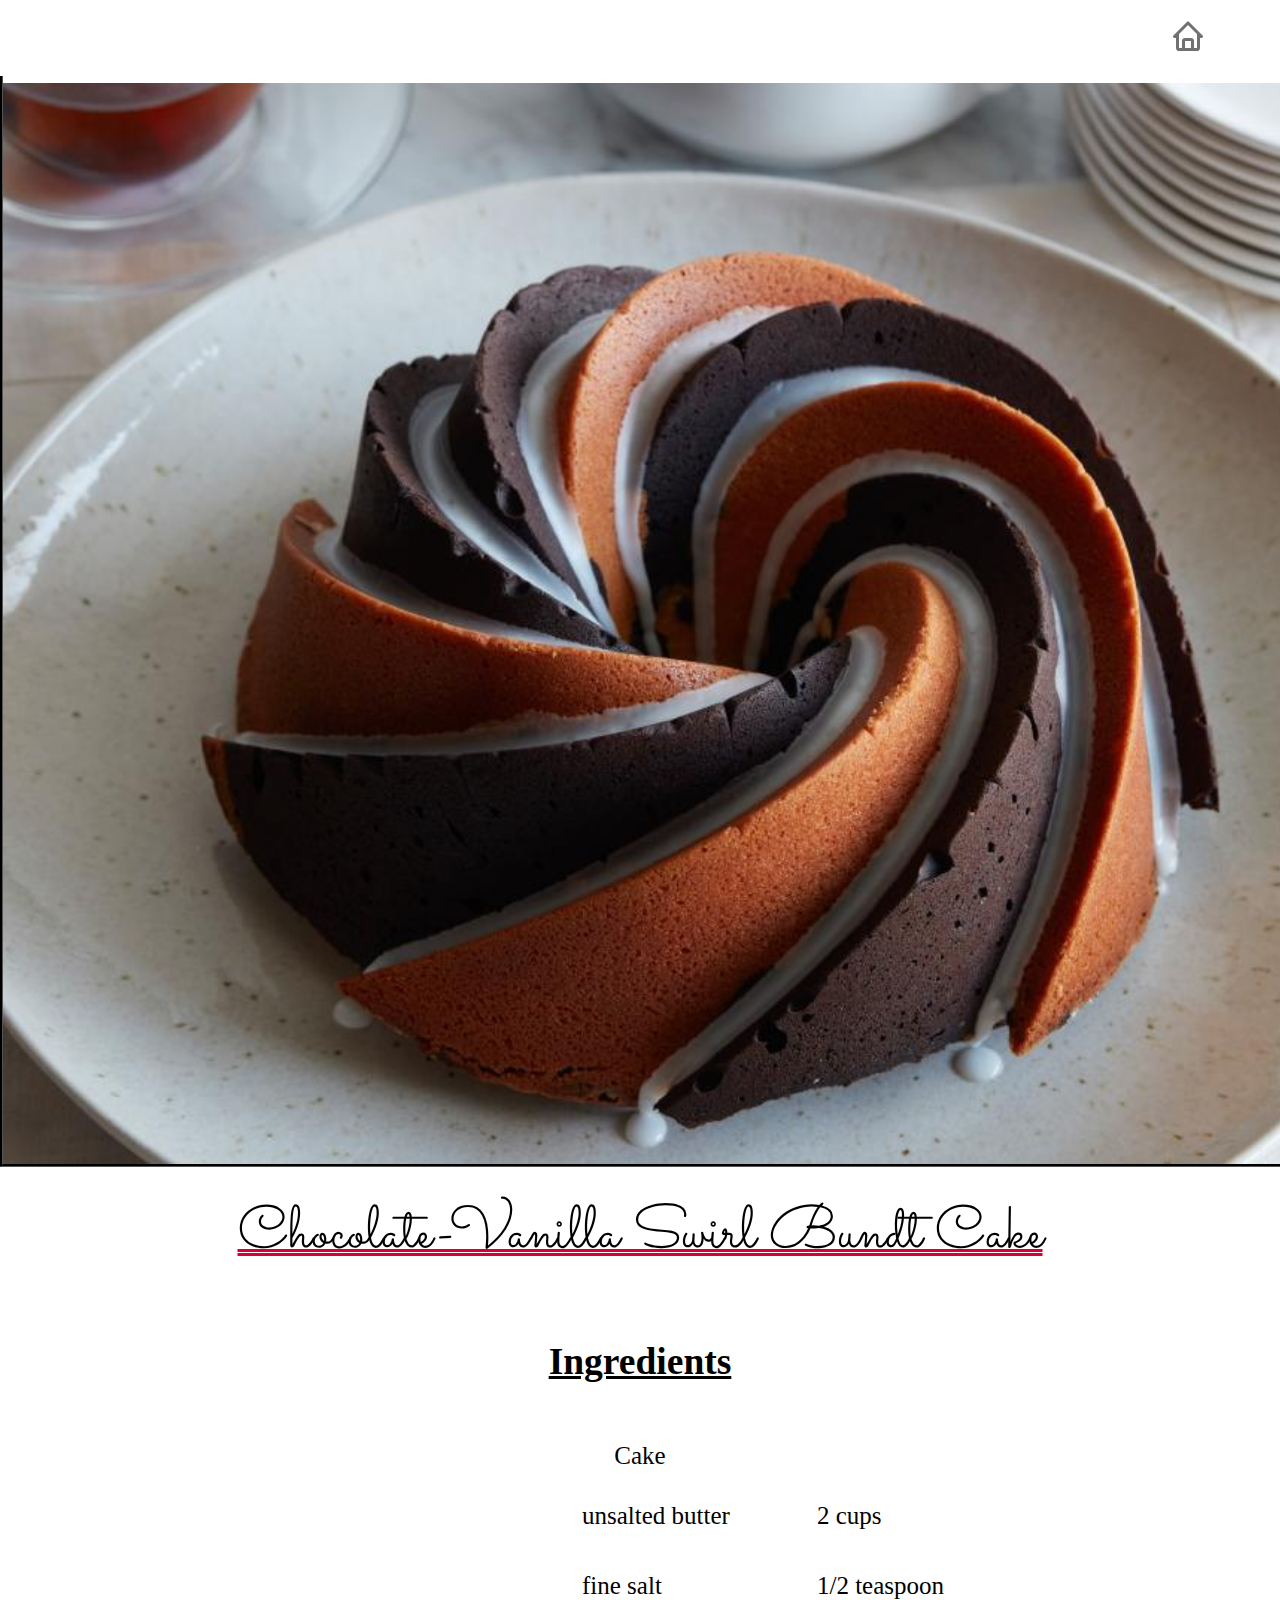
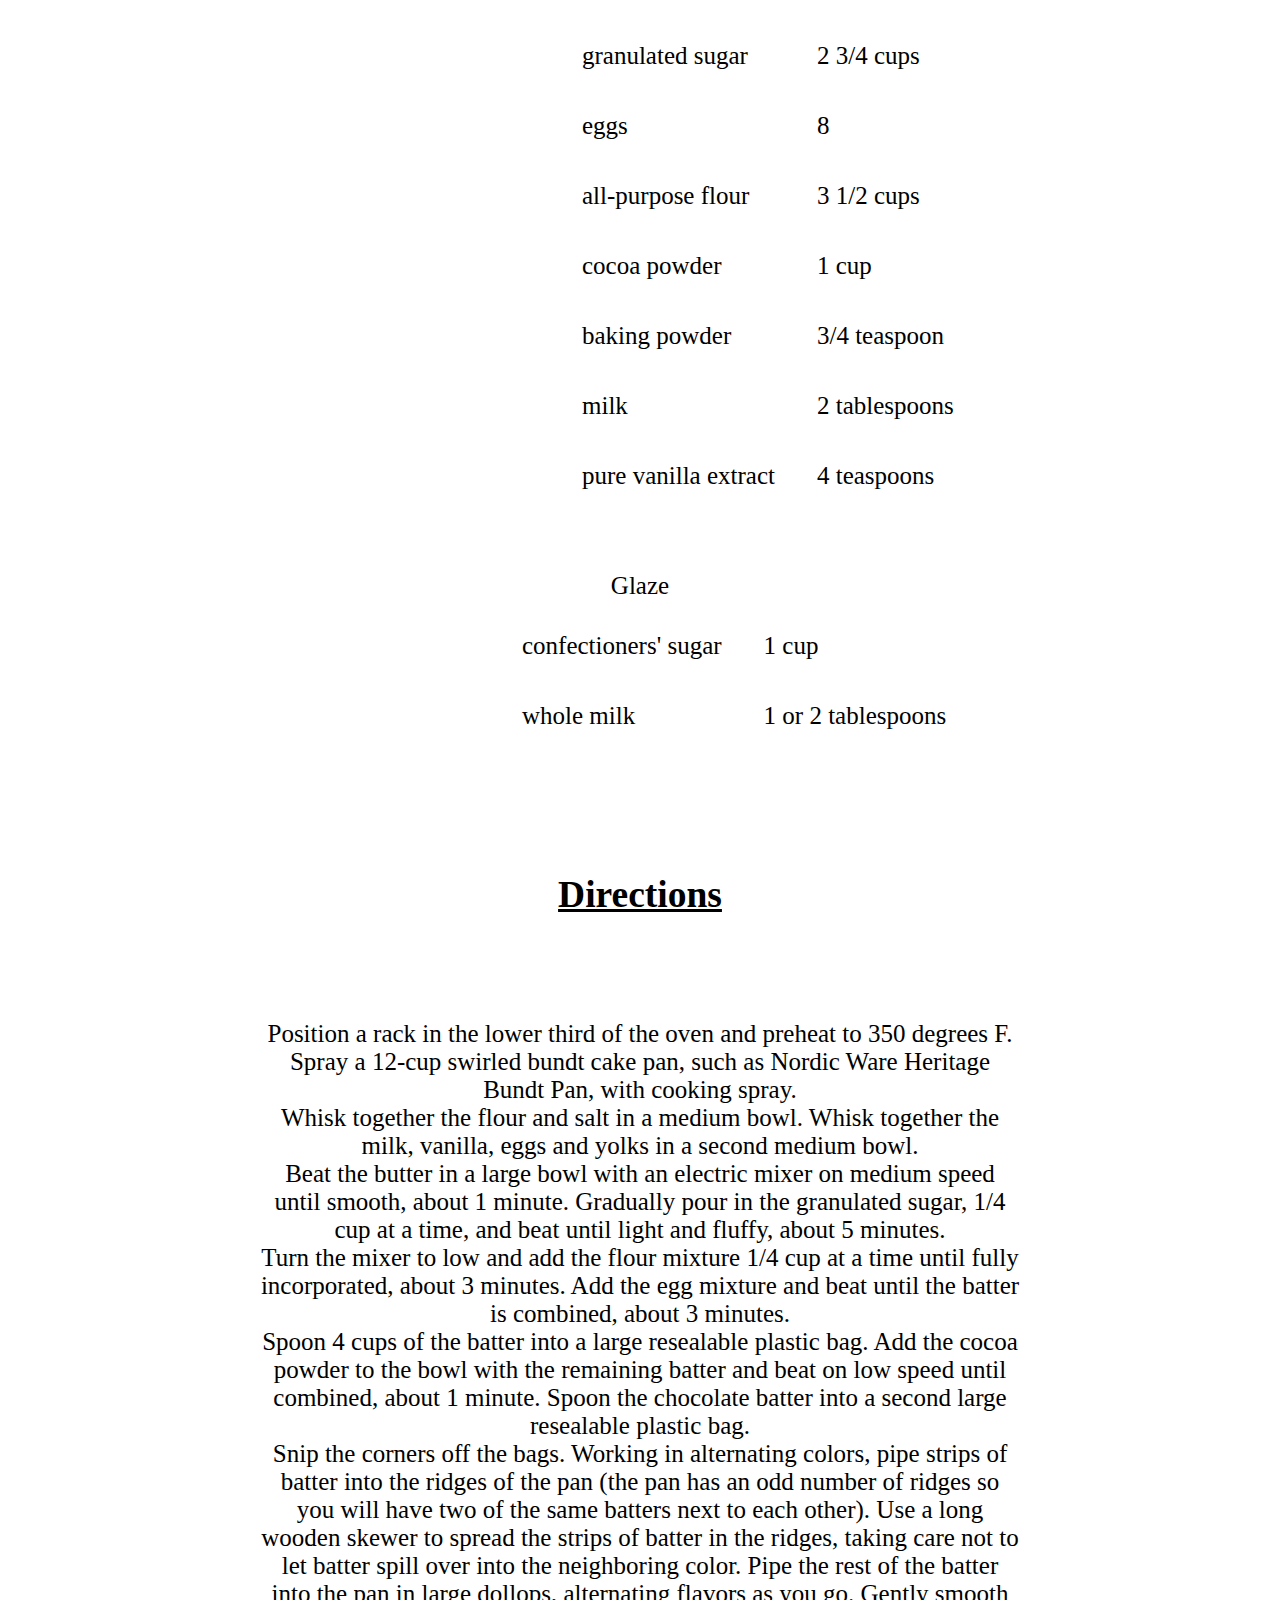
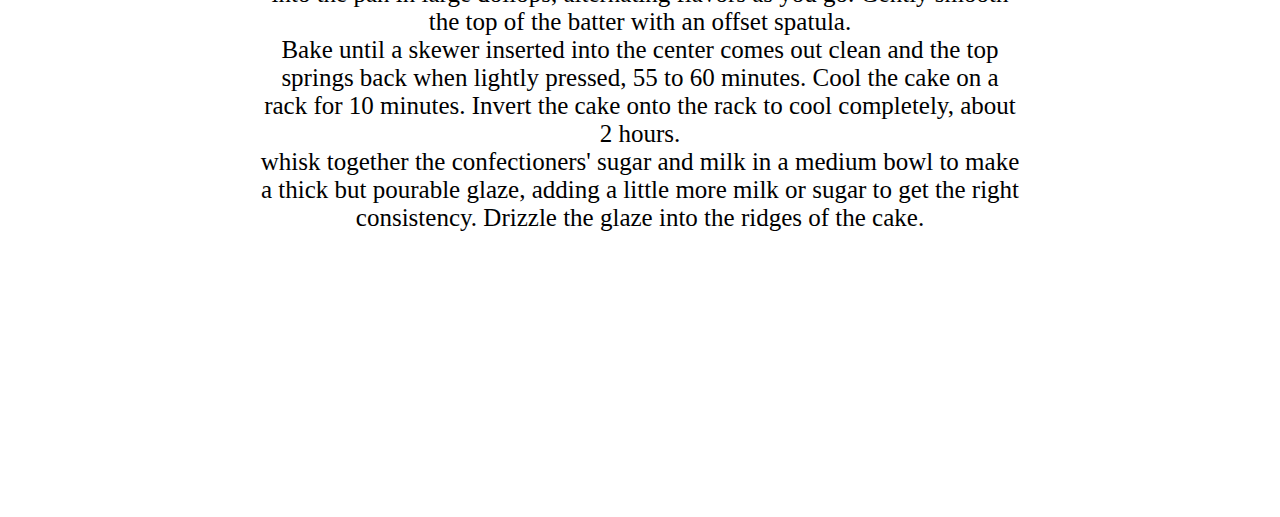
<file: cakes/cake_7.html>
<!DOCTYPE html>
<html lang="en">
<head>
    <meta charset="UTF-8">
    <meta http-equiv="X-UA-Compatible" content="IE=edge">
    <meta name="viewport" content="width=device-width, initial-scale=1.0">
    <title>MistyYum</title>
    <link rel="stylesheet" href="../style.css">
    <link href='https://unpkg.com/boxicons@2.0.7/css/boxicons.min.css' rel='stylesheet'>
    <link rel="icon" href="../favicon.ico" type="image/x-icon">
</head>
<body>
    <header>
      <nav>
      <div class="navbar">
          <ul class="nav_ul">
            <li class="nav_menu"><a href="../index.html"><div class="dropdown">Home</div><i class='bx bx-home bx-md bx-tada '></i></a></li>
            <li class="nav_menu"><a href="../about.html"><div class="dropdown">About</div><i class='bx bx-info-circle bx-md bx-tada'></i></a></li>
            <li class="nav_menu"><a href="mailto:19br12573@rit.acin"><div class="dropdown">Contact</div><i class='bx bx-phone bx-md bx-tada'></i></a></li>
        </ul>
      </div>
  </nav>
</header>
<img class="cake" src="../images/cake7.jpeg" alt="cake">
<div class="heading"><u>Chocolate-Vanilla Swirl Bundt Cake</u></div>
<div class="ingredients">
<h2>Ingredients</h2><br>
Cake<br>
<table>
    <tr>
        <td>unsalted butter</td>
        <td>2 cups</td>
    </tr>
    <tr>
        <td>fine salt</td>
        <td>1/2 teaspoon</td>
    </tr>
    <tr>
        <td>granulated sugar</td>
        <td>2 3/4 cups</td>
    </tr>
    <tr>
        <td>eggs</td>
        <td>8</td>
    </tr>
    <tr>
        <td>all-purpose flour</td>
        <td>3 1/2 cups</td>
    </tr>
    <tr>
        <td>cocoa powder</td>
        <td>1 cup</td>
    </tr>
    <tr>
        <td>baking powder</td>
        <td>3/4 teaspoon</td>
    </tr>
    <tr>
        <td>milk</td>
        <td>2 tablespoons</td>
    </tr>
    <tr>
        <td>pure vanilla extract</td>
        <td>4 teaspoons</td>
    </tr>

</table>
Glaze<br>
<table class="frosting">
    <tr>
        <td>confectioners' sugar</td>
        <td>1 cup </td>
    </tr>
    <tr>
        <td>whole milk</td>
        <td>1 or 2 tablespoons</td>
    </tr>
    </table>

</div>


<div class="baking">
    <h2>Directions</h2><br>

<ul class="cake_ul">
    <li class="cake_li">Position a rack in the lower third of the oven and preheat to 350 degrees F.
         Spray a 12-cup swirled bundt cake pan, such as Nordic Ware Heritage Bundt Pan, with cooking spray.
    </li>
    <li class="cake_li">Whisk together the flour and salt in a medium bowl. Whisk together the milk, vanilla, eggs and
         yolks in a second medium bowl.  
    </li>
    <li class="cake_li">Beat the butter in a large bowl with an electric mixer on medium speed until smooth, about 1 minute.
         Gradually pour in the granulated sugar, 1/4 cup at a time, and beat until light and fluffy, about 5 minutes.  
    </li>
    <li class="cake_li">Turn the mixer to low and add the flour mixture 1/4 cup at a time until fully incorporated, about 3 minutes.
         Add the egg mixture and beat until the batter is combined, about 3 minutes.  
    </li>
    <li class="cake_li">Spoon 4 cups of the batter into a large resealable plastic bag. Add the cocoa powder to the bowl with the remaining batter
         and beat on low speed until combined, about 1 minute.  Spoon the chocolate batter into a second large resealable plastic bag.
    </li>
    <li class="cake_li">Snip the corners off the bags. Working in alternating colors, pipe strips of batter into the ridges of the pan
         (the pan has an odd number of ridges so you will have two of the same batters next to each other). Use a long wooden skewer to spread
          the strips of batter in the ridges, taking care not to let batter spill over into the neighboring color. Pipe the rest of the batter
           into the pan in large dollops, alternating flavors as you go. Gently smooth the top of the batter with an offset spatula.  
    </li>
    <li class="cake_li">Bake until a skewer inserted into the center comes out clean and the top springs back when lightly pressed,
         55 to 60 minutes. Cool the cake on a rack for 10 minutes. Invert the cake onto the rack to cool completely, about 2 hours.  
    </li>
    <li class="cake_li">whisk together the confectioners' sugar and milk in a medium bowl to make a thick but pourable glaze,
         adding a little more milk or sugar to get the right consistency. Drizzle the glaze into the ridges of the cake.  

    </li>

</ul>
</div>
</body>
</html>
</file>
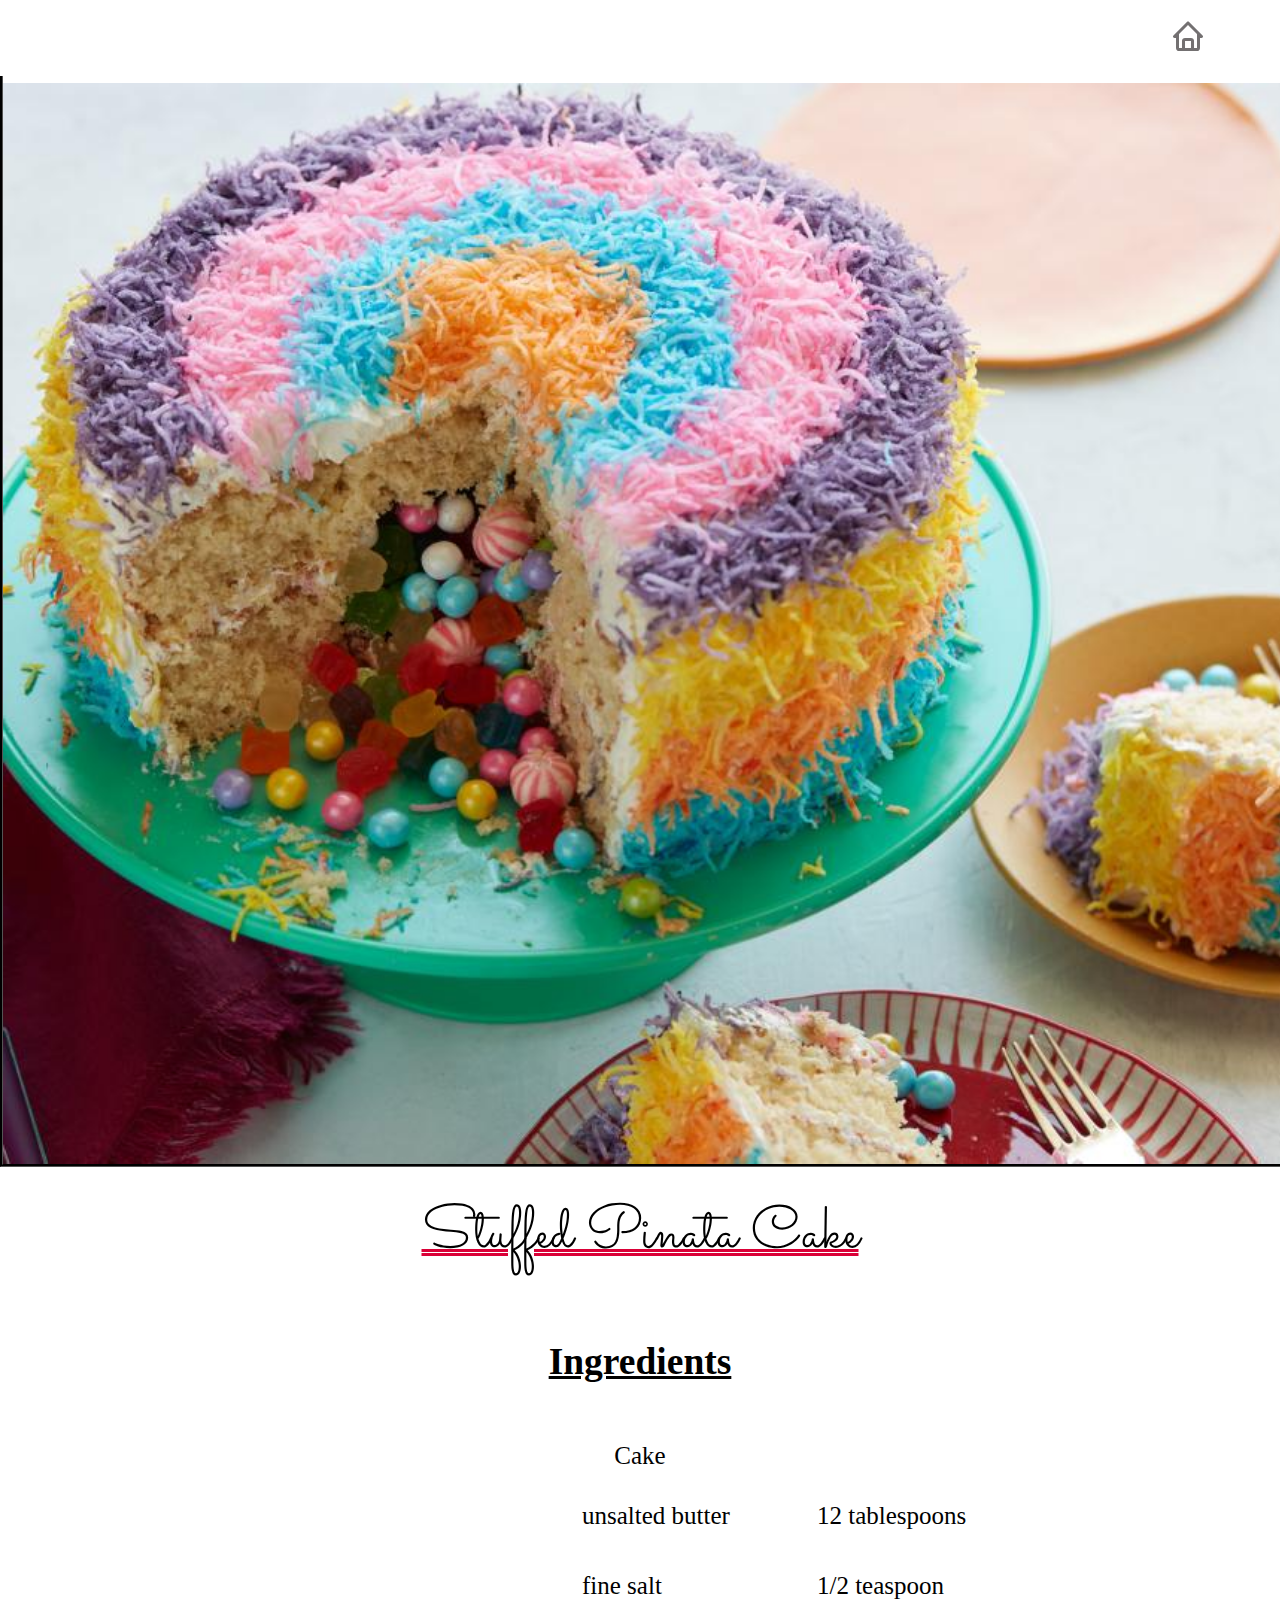
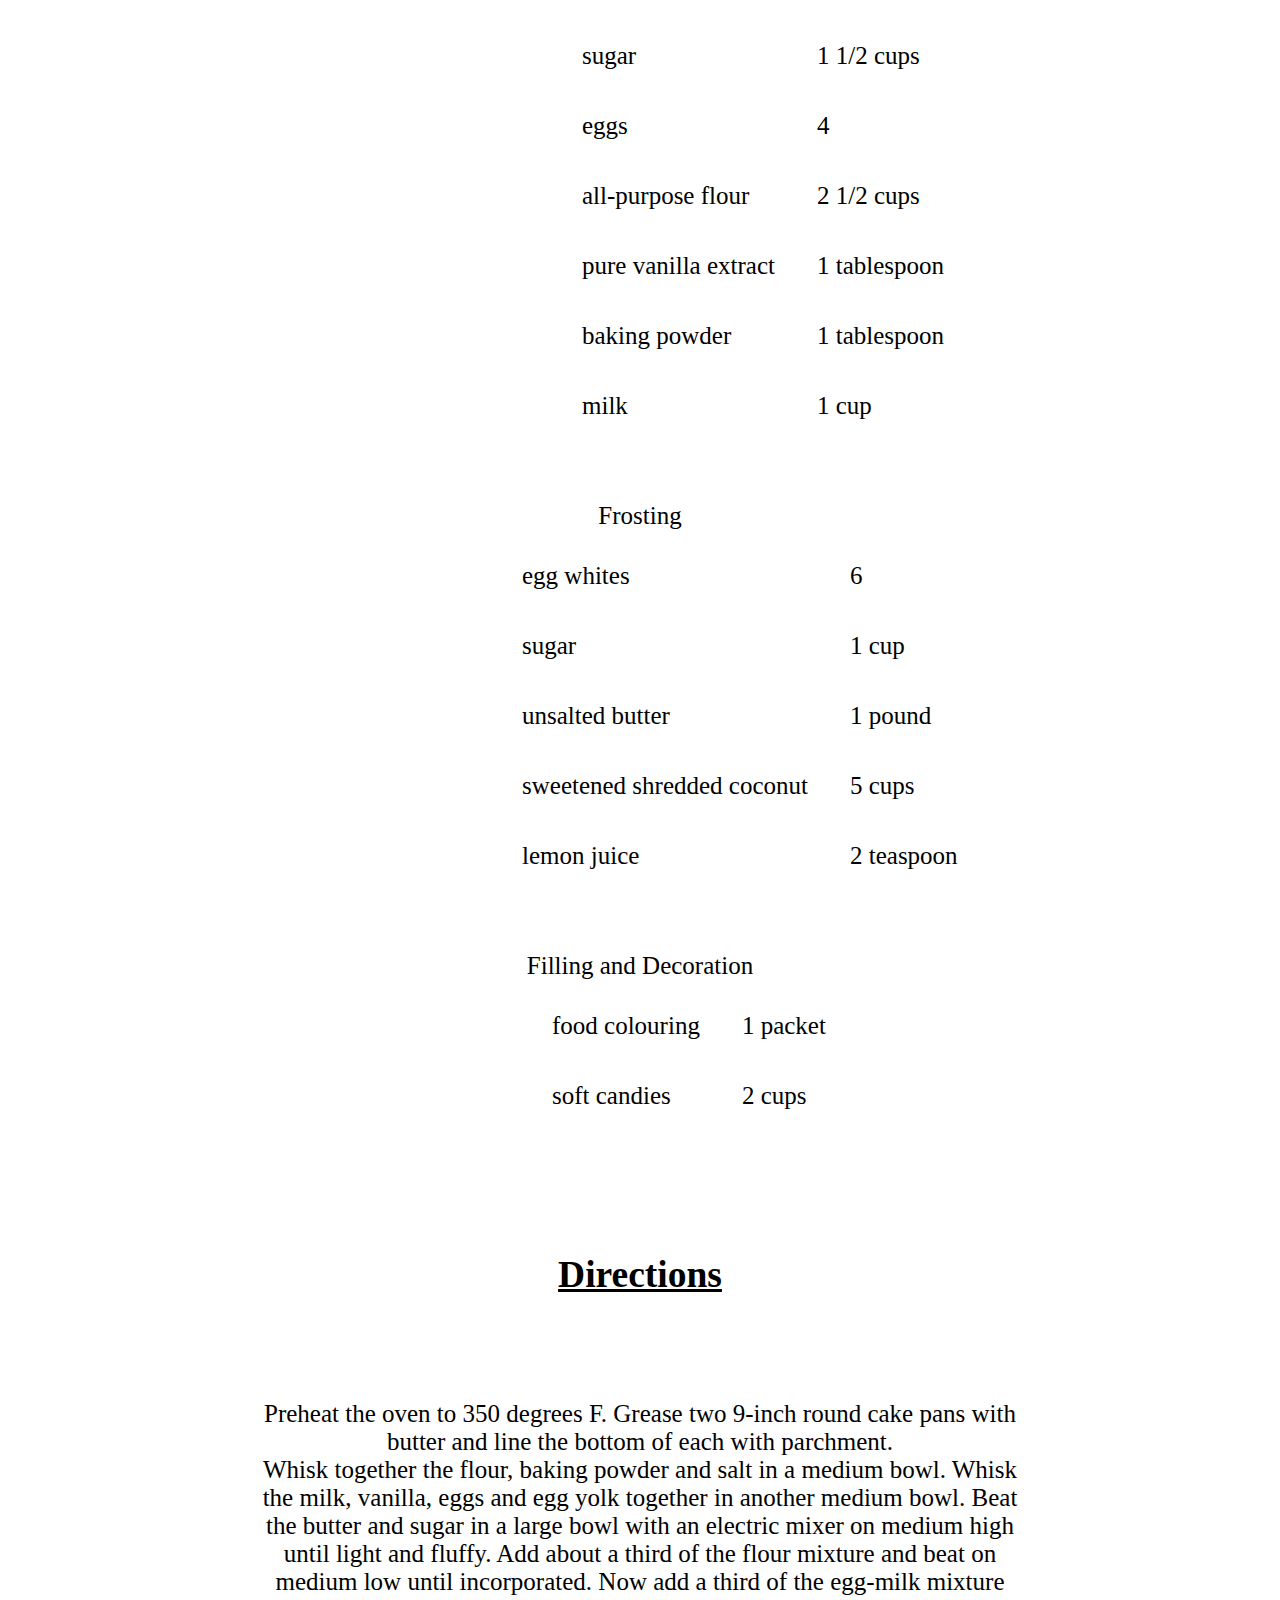
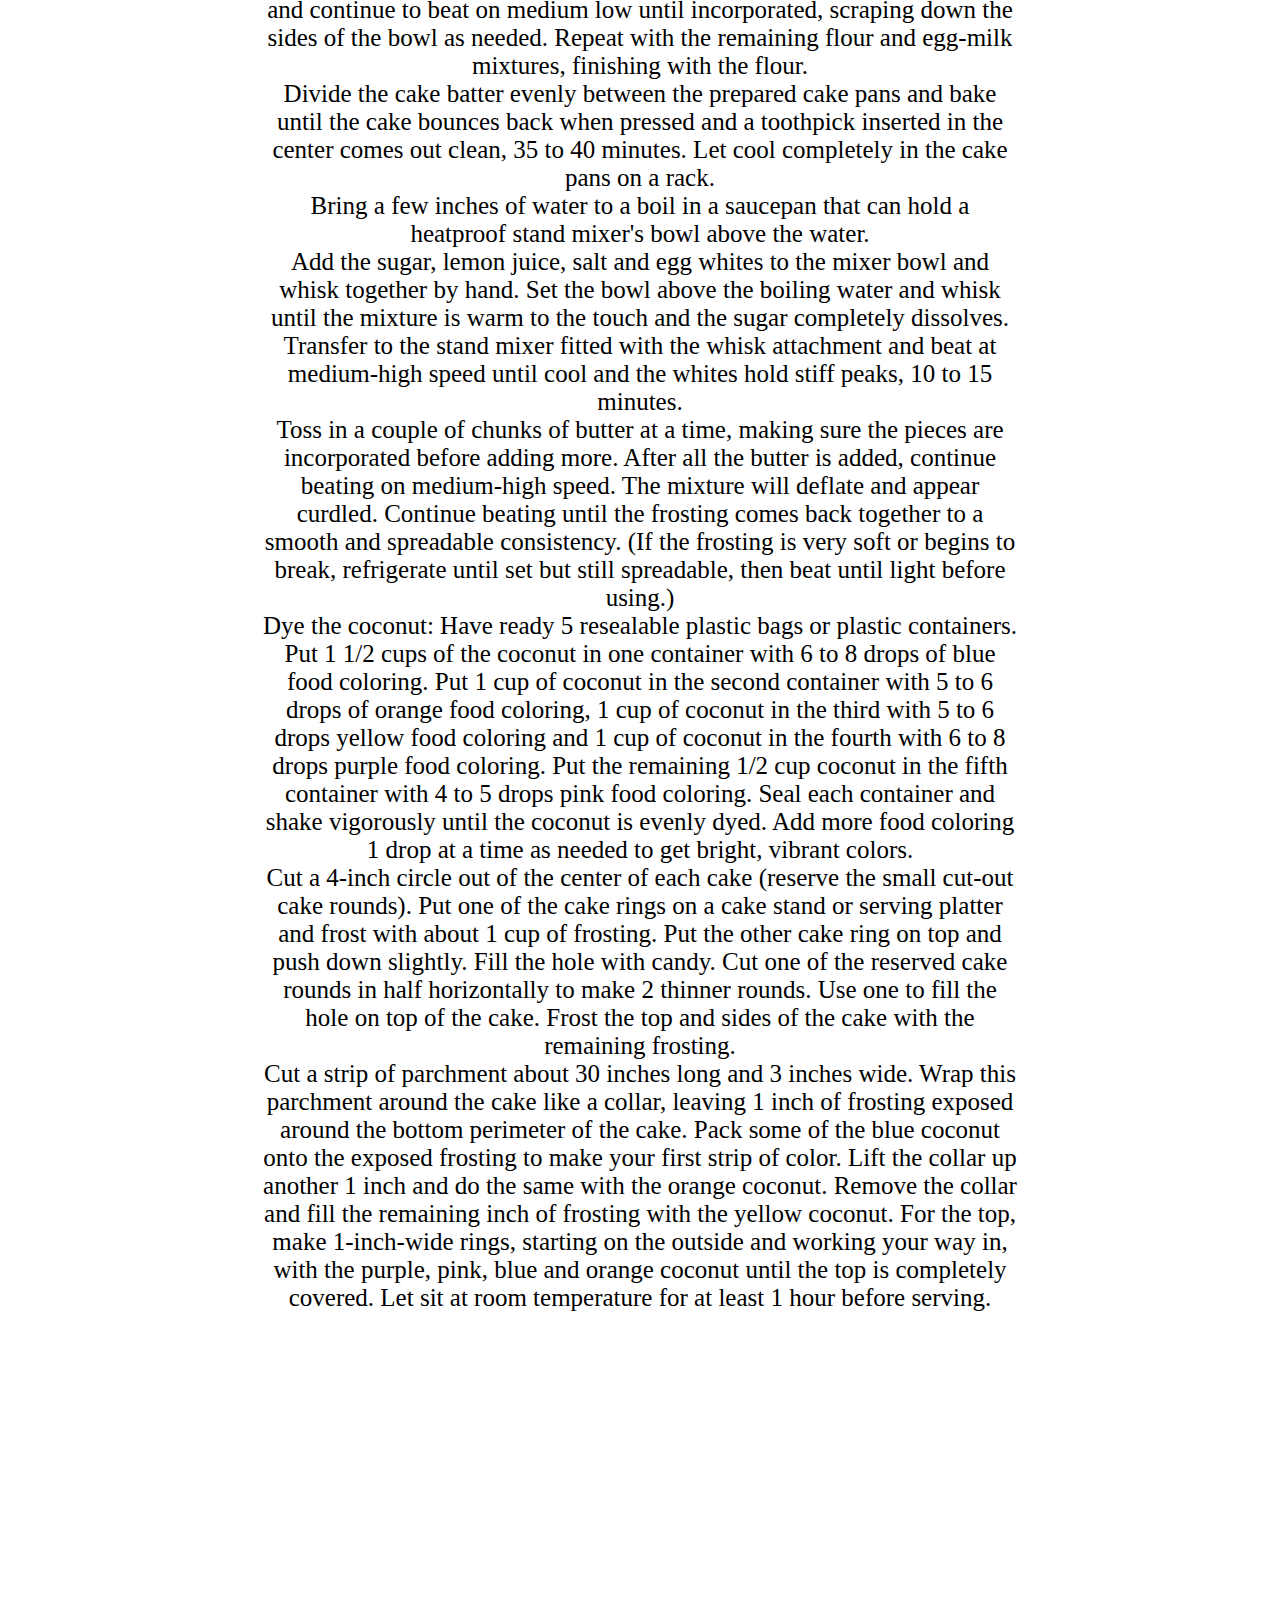
<file: cakes/cake_8.html>
<!DOCTYPE html>
<html lang="en">
<head>
    <meta charset="UTF-8">
    <meta http-equiv="X-UA-Compatible" content="IE=edge">
    <meta name="viewport" content="width=device-width, initial-scale=1.0">
    <title>MistyYum</title>
    <link rel="stylesheet" href="../style.css">
    <link href='https://unpkg.com/boxicons@2.0.7/css/boxicons.min.css' rel='stylesheet'>
    <link rel="icon" href="../favicon.ico" type="image/x-icon">
</head>
<body>
    <header>
      <nav>
      <div class="navbar">
          <ul class="nav_ul">
            <li class="nav_menu"><a href="../index.html"><div class="dropdown">Home</div><i class='bx bx-home bx-md bx-tada '></i></a></li>
            <li class="nav_menu"><a href="../about.html"><div class="dropdown">About</div><i class='bx bx-info-circle bx-md bx-tada'></i></a></li>
            <li class="nav_menu"><a href="mailto:19br12573@rit.acin"><div class="dropdown">Contact</div><i class='bx bx-phone bx-md bx-tada'></i></a></li>
        </ul>
      </div>
  </nav>
</header>
<img class="cake" src="../images/cake8.jpeg" alt="cake">
<div class="heading"><u>Stuffed Pinata Cake</u></div>
<div class="ingredients">
<h2>Ingredients</h2><br>
Cake<br>
<table>
    <tr>
        <td>unsalted butter</td>
        <td>12 tablespoons</td>
    </tr>
    <tr>
        <td>fine salt</td>
        <td>1/2 teaspoon</td>
    </tr>
    <tr>
        <td>sugar</td>
        <td>1 1/2 cups</td>
    </tr>
    <tr>
        <td>eggs</td>
        <td>4</td>
    </tr>
    <tr>
        <td>all-purpose flour</td>
        <td>2 1/2 cups</td>
    </tr>
    <tr>
        <td>pure vanilla extract</td>
        <td>1 tablespoon</td>
    </tr>
    <tr>
        <td>baking powder</td>
        <td>1 tablespoon</td>
    </tr>
    <tr>
        <td>milk</td>
        <td>1 cup</td>
    </tr>

</table>
Frosting<br>
<table class="frosting">
    <tr>
        <td>egg whites</td>
        <td>6</td>
    </tr>
    <tr>
        <td>sugar</td>
        <td>1 cup </td>
    </tr>
    <tr>
        <td>unsalted butter</td>
        <td>1 pound</td>
    </tr>
    <tr>
        <td>sweetened shredded coconut</td>
        <td>5 cups</td>
    </tr>
    <tr>
        <td>lemon juice</td>
        <td>2 teaspoon</td>
    </tr>
    </table>

    Filling and Decoration<br>
    <table class="ganache">
    <tr>
        <td>food colouring</td>
        <td>1 packet</td>
    </tr>
    <tr>
        <td>soft candies</td>
        <td>2 cups</td>
    </tr>

</table>

</div>


<div class="baking">
    <h2>Directions</h2><br>

<ul class="cake_ul">
    <li class="cake_li"> Preheat the oven to 350 degrees F. 
        Grease two 9-inch round cake pans with butter and line the bottom of each with parchment.
    </li>
    <li class="cake_li"> Whisk together the flour, baking powder and salt in a medium bowl.
         Whisk the milk, vanilla, eggs and egg yolk together in another medium bowl.
          Beat the butter and sugar in a large bowl with an electric mixer on medium high until light and fluffy.
           Add about a third of the flour mixture and beat on medium low until incorporated.
            Now add a third of the egg-milk mixture and continue to beat on medium low until incorporated,
             scraping down the sides of the bowl as needed.
             Repeat with the remaining flour and egg-milk mixtures, finishing with the flour.
    </li>
    <li class="cake_li">Divide the cake batter evenly between the prepared cake pans and
         bake until the cake bounces back when pressed and a toothpick inserted in the center comes out clean,
          35 to 40 minutes. Let cool completely in the cake pans on a rack.</li>
    <li class="cake_li"> Bring a few inches of water to a boil in a saucepan that can hold a heatproof stand mixer's bowl above the water.
    </li>
    <li class="cake_li">Add the sugar, lemon juice, salt and egg whites to the mixer bowl and whisk together by hand.
         Set the bowl above the boiling water and whisk until the mixture is warm to the touch and the sugar completely dissolves.
          Transfer to the stand mixer fitted with the whisk attachment and beat at medium-high speed until cool and the whites hold stiff peaks,
           10 to 15 minutes.</li>
    <li class="cake_li">Toss in a couple of chunks of butter at a time, making sure the pieces are incorporated before adding more.
         After all the butter is added, continue beating on medium-high speed. The mixture will deflate and appear curdled.
          Continue beating until the frosting comes back together to a smooth and spreadable consistency.
           (If the frosting is very soft or begins to break, refrigerate until set but still spreadable, then beat until light before using.)
    </li>
    <li class="cake_li">Dye the coconut: Have ready 5 resealable plastic bags or plastic containers.
         Put 1 1/2 cups of the coconut in one container with 6 to 8 drops of blue food coloring.
          Put 1 cup of coconut in the second container with 5 to 6 drops of orange food coloring,
           1 cup of coconut in the third with 5 to 6 drops yellow food coloring and 1 cup of coconut in the fourth with 6 to 8 drops purple food coloring.
            Put the remaining 1/2 cup coconut in the fifth container with 4 to 5 drops pink food coloring.
             Seal each container and shake vigorously until the coconut is evenly dyed. 
             Add more food coloring 1 drop at a time as needed to get bright, vibrant colors.
    </li>
    <li class="cake_li">Cut a 4-inch circle out of the center of each cake (reserve the small cut-out cake rounds).
         Put one of the cake rings on a cake stand or serving platter and frost with about 1 cup of frosting.
          Put the other cake ring on top and push down slightly. Fill the hole with candy.
           Cut one of the reserved cake rounds in half horizontally to make 2 thinner rounds.
            Use one to fill the hole on top of the cake. Frost the top and sides of the cake with the remaining frosting.</li>
    <li class="cake_li">Cut a strip of parchment about 30 inches long and 3 inches wide.
         Wrap this parchment around the cake like a collar, leaving 1 inch of frosting exposed around the bottom perimeter of the cake.
          Pack some of the blue coconut onto the exposed frosting to make your first strip of color.
           Lift the collar up another 1 inch and do the same with the orange coconut.
            Remove the collar and fill the remaining inch of frosting with the yellow coconut.
             For the top, make 1-inch-wide rings, starting on the outside and working your way in,
              with the purple, pink, blue and orange coconut until the top is completely covered.
               Let sit at room temperature for at least 1 hour before serving.</li>

</ul>
</div>
</body>
</html>
</file>
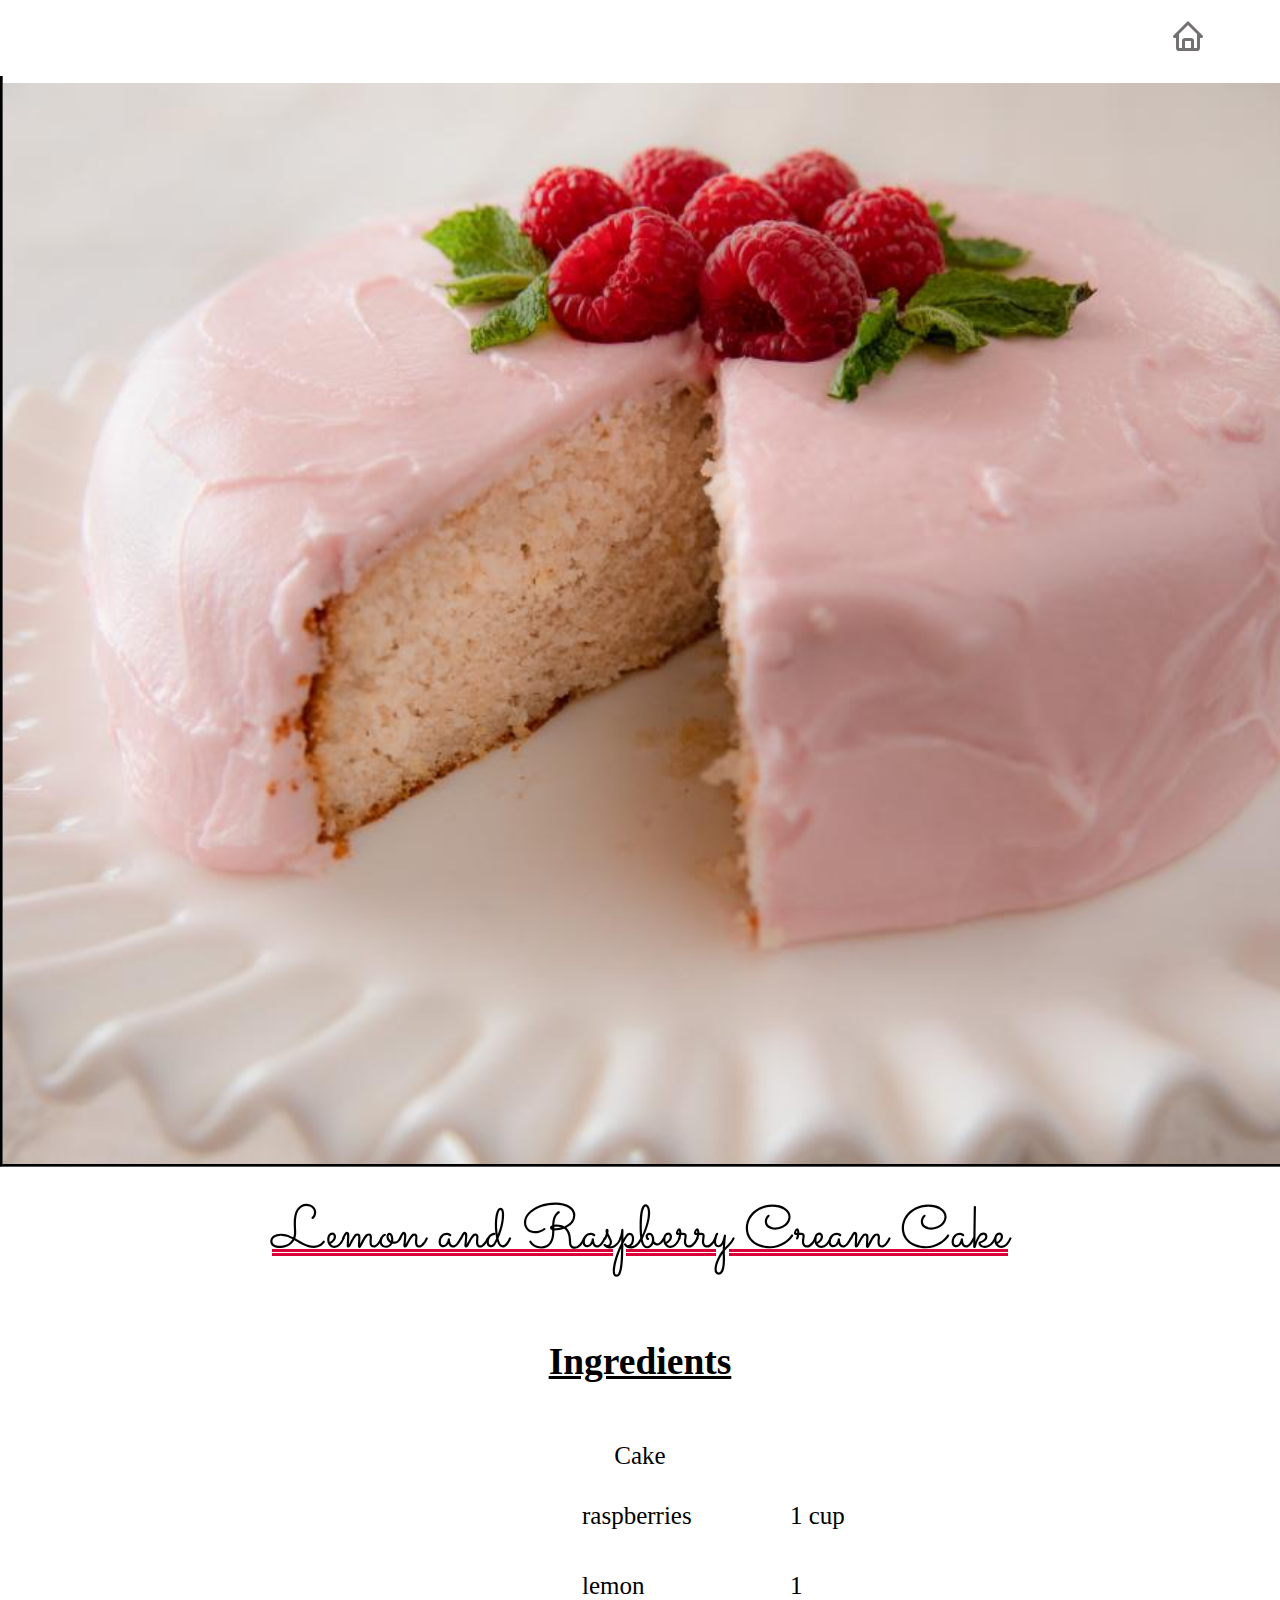
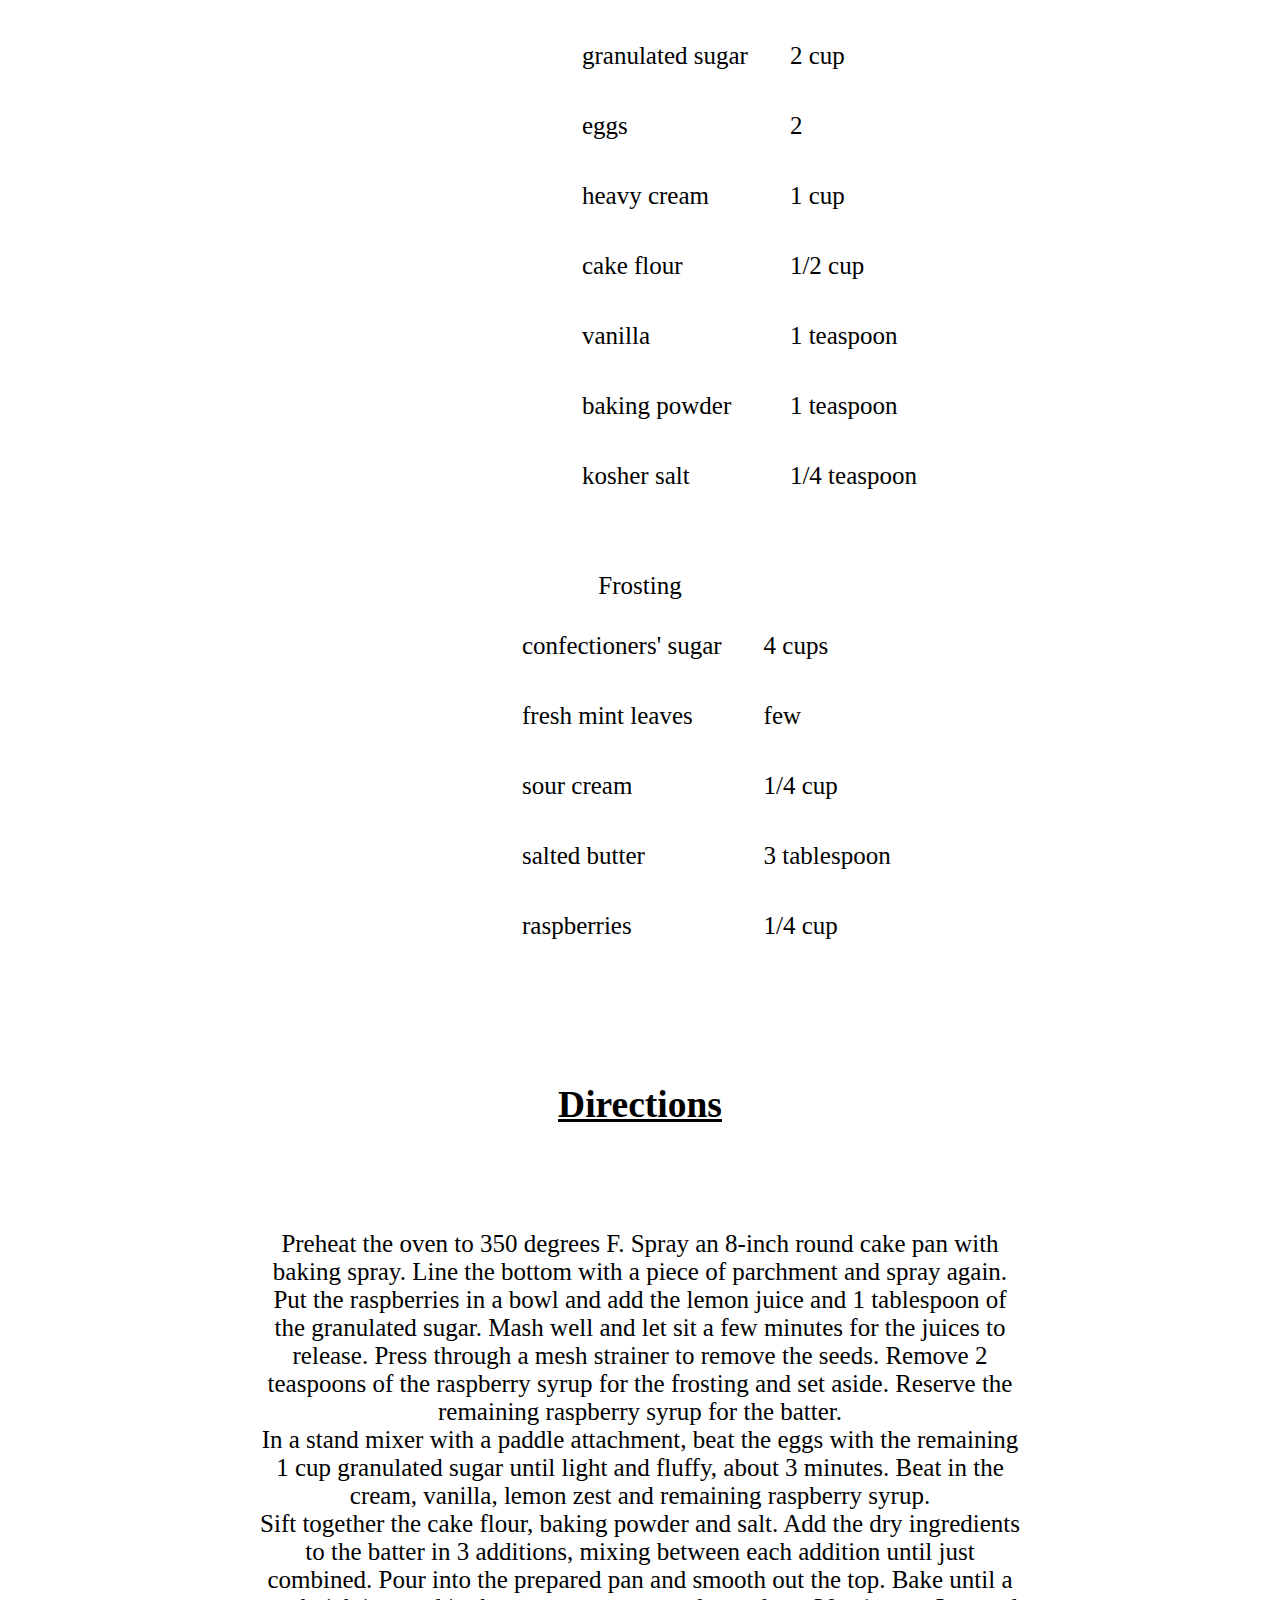
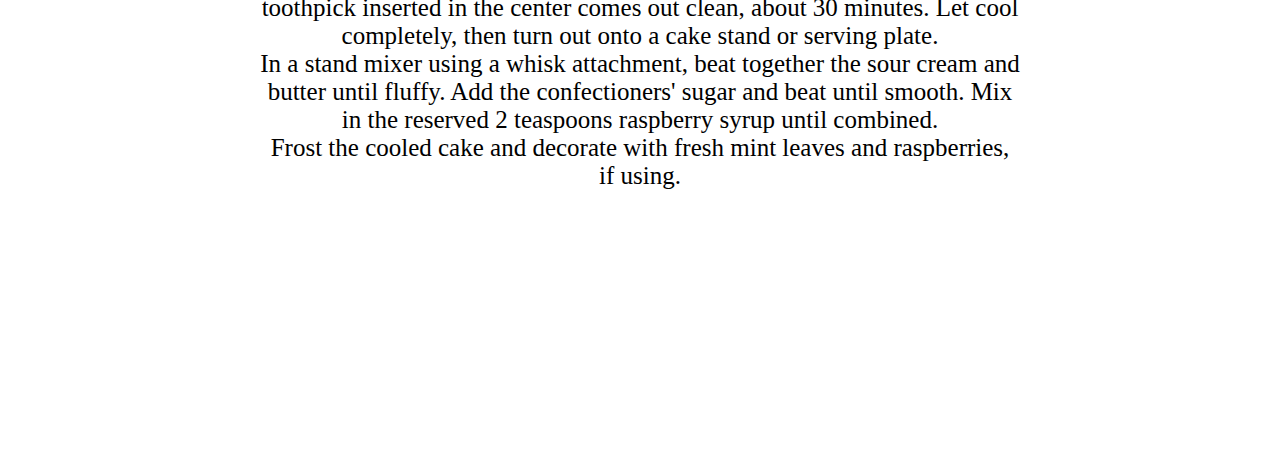
<file: cakes/cake_9.html>
<!DOCTYPE html>
<html lang="en">
<head>
    <meta charset="UTF-8">
    <meta http-equiv="X-UA-Compatible" content="IE=edge">
    <meta name="viewport" content="width=device-width, initial-scale=1.0">
    <title>MistyYum</title>
    <link rel="stylesheet" href="../style.css">
    <link href='https://unpkg.com/boxicons@2.0.7/css/boxicons.min.css' rel='stylesheet'>
    <link rel="icon" href="../favicon.ico" type="image/x-icon">
</head>
<body>
    <header>
      <nav>
      <div class="navbar">
          <ul class="nav_ul">
            <li class="nav_menu"><a href="../index.html"><div class="dropdown">Home</div><i class='bx bx-home bx-md bx-tada '></i></a></li>
            <li class="nav_menu"><a href="../about.html"><div class="dropdown">About</div><i class='bx bx-info-circle bx-md bx-tada'></i></a></li>
            <li class="nav_menu"><a href="mailto:19br12573@rit.acin"><div class="dropdown">Contact</div><i class='bx bx-phone bx-md bx-tada'></i></a></li>
        </ul>
      </div>
  </nav>
</header>
<img class="cake" src="../images/cake9.jpeg" alt="cake">
<div class="heading"><u>Lemon and Raspberry Cream Cake</u></div>
<div class="ingredients">
<h2>Ingredients</h2><br>
Cake<br>
<table>
    <tr>
        <td>raspberries</td>
        <td>1 cup</td>
    </tr>
    <tr>
        <td>lemon</td>
        <td>1 </td>
    </tr>
    <tr>
        <td>granulated sugar</td>
        <td>2 cup</td>
    </tr>
    <tr>
        <td>eggs</td>
        <td>2</td>
    </tr>
    <tr>
        <td>heavy cream</td>
        <td>1 cup</td>
    </tr>
    <tr>
        <td>cake flour</td>
        <td>1/2 cup</td>
    </tr>
    <tr>
        <td>vanilla</td>
        <td>1 teaspoon</td>
    </tr>
    <tr>
        <td>baking powder</td>
        <td>1 teaspoon</td>
    </tr>
    <tr>
        <td>kosher salt</td>
        <td>1/4 teaspoon</td>
    </tr>

</table>
Frosting<br>
<table class="frosting">
    <tr>
        <td>confectioners' sugar</td>
        <td>4 cups</td>
    </tr>
    <tr>
        <td>fresh mint leaves</td>
        <td>few</td>
    </tr>
    <tr>
        <td>sour cream</td>
        <td>1/4 cup</td>
    </tr>
    <tr>
        <td>salted butter</td>
        <td>3 tablespoon</td>
    </tr>
    <tr>
        <td>raspberries</td>
        <td>1/4 cup</td>
    </tr>
    </table>

</div>


<div class="baking">
    <h2>Directions</h2><br>

<ul class="cake_ul">
    <li class="cake_li">Preheat the oven to 350 degrees F. Spray an 8-inch round cake pan with baking spray. Line the bottom with a piece of parchment and spray again. </li>
    <li class="cake_li"> Put the raspberries in a bowl and add the lemon juice and 1 tablespoon of the granulated sugar.
         Mash well and let sit a few minutes for the juices to release.
          Press through a mesh strainer to remove the seeds. Remove 2 teaspoons of the raspberry syrup for the frosting and set aside.
           Reserve the remaining raspberry syrup for the batter.</li>
    <li class="cake_li">In a stand mixer with a paddle attachment, beat the eggs with the remaining
         1 cup granulated sugar until light and fluffy, about 3 minutes.
         Beat in the cream, vanilla, lemon zest and remaining raspberry syrup. </li>
    <li class="cake_li">Sift together the cake flour, baking powder and salt. 
        Add the dry ingredients to the batter in 3 additions, mixing between each addition until just combined. Pour into the prepared pan and smooth out the top.
         Bake until a toothpick inserted in the center comes out clean, about 30 minutes. Let cool completely, then turn out onto a cake stand or serving plate. </li>
    <li class="cake_li">In a stand mixer using a whisk attachment, beat together the sour cream and butter until fluffy. Add the confectioners' sugar and beat until smooth.
         Mix in the reserved 2 teaspoons raspberry syrup until combined. </li>
    <li class="cake_li"> Frost the cooled cake and decorate with fresh mint leaves and raspberries, if using.
    </li>

</ul>
</div>
</body>
</html>
</file>
<file: style.css>
@import url('https://fonts.googleapis.com/css2?family=Coming+Soon&family=Reenie+Beanie&family=Almendra+Display&family=Sirin+Stencil&family=Titan+One&family=Sacramento&display=swap');


:root{
    --font_1 : 'Reenie Beanie', cursive;
    --font_2 : 'Coming Soon', cursive;
    --font_3 : 'Almendra Display', cursive;
    --font_4 : 'Sirin Stencil', cursive;
    --font_5 : 'Titan One', cursive;
    --font_6 : 'Sacramento', cursive;

}
header{
padding-bottom: 20px;
position: fixed;
background: #fff;
width:100%;
z-index: 5;
}
body{
    margin: 0;
    text-align: center;
	justify-content: center;
  }
.caption{
   font-family: var(--font_6);
   text-align: center;
   font-weight: lighter;
   font-size: 105px;
   background: -webkit-linear-gradient(45deg,#1F441E,#9B3675,#FFD739);
   background-clip:content-box;
   -webkit-background-clip: text;
   -webkit-text-fill-color:transparent;
   padding: 0;
   margin: 0;
}
.div_cap{
padding-top: 90px;
padding-bottom: 0;
float: right;
padding-right: 100px;
margin: 0;
position: fixed;
padding-left: 75rem;
border: #fff;
}
.name{
 font-family: var(--font_1);
 font-weight: normal;
}
.icon{
	height: 200px;
	width: 200px;
	padding: 0;
	margin: 0;
}
.nav_ul{
list-style: none;
margin: 0;
display: flex;
padding-left: 68rem;
padding-top: 0;
}
.nav_menu{
  padding-left: 5rem;
  padding-top: 0;
  margin: 0;
}
li a{
    color: #737071;
	text-decoration: none;
	padding: 0;
	margin: 0;
}
.dropdown{
	visibility: hidden;
	opacity: 0;
	transition: all 0.5s ease;
	padding: 0;
	margin: 0;
	font-family: var(--font_2);
	font-weight: bold;
	background: -webkit-linear-gradient(45deg,#fc5c7d,#6a82fb,#fc5c7d);
	background-clip:content-box;
	-webkit-background-clip: text;
	-webkit-text-fill-color:transparent;
	 }

   
li a:hover{
    color: black;
}

li a:hover > .dropdown{
	visibility: visible;
	opacity: 1;
}

header{
    margin:0;
	padding: 0;
    position: fixed;
}
nav{
padding-top: 0;
padding-bottom: 20px;
margin: 0;
}


.container{
	background-color: #fff;
  display: block;
  position: absolute;
	width:320px;
	height:320px;
	transform:translate(-50%,-50%);
	float:left;
	left:40%;
	top:22%;
	}

h1{

	width:100%;
	height:100%;
	margin:0;
	padding:0;
	display:flex;
	font-family:'Titan One',cursive;
	font-size:90px;
	font-weight: 700px;
	flex-flow:row wrap;
	align-content:center;
	justify-content:left;
	float: left;
	}

h1 span{width:100%;position:relative}

h1 span:before{
	background:linear-gradient(45deg,#fc5c7d,#6a82fb,#fc5c7d);
	width:100%;
	height:100%;
	display:block;
	position:absolute;
	content:"";
	mix-blend-mode:screen
	}

[class*="blobs"]
	{mix-blend-mode:color;animation:blobs 15s ease-in-out infinite alternate}

.blobs_1{
	background:#ff1493;
	width:60px;
	height:60px;
	top:90px;
	left:210px;
  display: block;
  position: absolute;

	}

.blobs_2{
	background:#ff4500;
	width:80px;
	height:80px;
	top:155px;
	left:230px;
  display: block;
  position: absolute;

	}

.blobs_3{
	background:#00ff00;
	width:60px;
	height:60px;
	top:145px;
	left:20px;
  display: block;
  position: absolute;

	}

.blobs_4{
	background:#ff0000;
	width:100px;
	height:100px;
	top:115px;
	left:100px;
  display: block;
  position: absolute;

	}

.blobs_5{
	background:#ffff00;
	width:50px;
	height:50px;
	top:55px;
	left:70px;
  display: block;
  position: absolute;

	}

.blobs_6{
	background:#00ffff;
	width:60px;
	height:60px;
	top:220px;
	left:55px;
  display: block;
  position: absolute;

	}

.blobs_7{
	background:#ff8c00;
	width:50px;
	height:50px;
	top:210px;
	left:180px;
  display: block;
  position: absolute;

	}

@keyframes blobs{
	0%{border-radius:26% 74% 61% 39% / 54% 67% 33% 46%}
	10%{border-radius:74% 26% 47% 53% / 68% 46% 54% 32%}
	20%{border-radius:48% 52% 30% 70% / 27% 37% 63% 73%}
	30%{border-radius:73% 27% 57% 43% / 28% 67% 33% 72%}
	40%{border-radius:63% 37% 56% 44% / 25% 28% 72% 75%}
	50%{border-radius:39% 61% 70% 30% / 61% 29% 71% 39%}
	60%{border-radius:27% 73% 29% 71% / 73% 51% 49% 27%}
	70%{border-radius:39% 61% 65% 35% / 74% 65% 35% 26%}
	80%{border-radius:55% 45% 37% 63% / 38% 30% 70% 62%}
	90%{border-radius:25% 75% 70% 30% / 39% 50% 50% 61%}
	100%{border-radius:66% 34% 33% 67% / 65% 73% 27% 35%}
	}
  hr{
    border-top: 1px solid ;
	color: #ff8c00;
  }

  .intro{
      font-family: var(--font_6);
	  font-size: 35px;
	  padding-top: 380px;
	  width: 55rem;
	  padding-left: 140px;

}
.cake{
	padding-top: 80px;
	width:90rem;
	border: #000;
	border-style:groove;
}
.heading{
	padding-top: 20px;
	font-size: 60px;
	font-family: var(--font_6);
}
u{
	text-decoration-style:double;
    text-decoration-thickness: 3px;
	text-decoration-color: #DA0037;
}
.ingredients{
	padding: 30px;
	text-align: center;
	justify-content: center;
	font-family: var(--font_2);
	font-size: 25px;
}
td{
	text-align: left;
	padding: 20px;
	
}
table{
	margin: 0;
	display: block;
	padding-left: 530px;
	padding-top: 10px;
	padding-bottom: 60px;
}
.frosting{
	padding-left: 470px;
}
.ganache{
	padding-left: 500px;
}
h2{
 text-decoration :underline;
 font-weight: bolder;

}
.baking{
	font-family: var(--font_2);
	font-size: 25px;
	padding: 200px;
	padding-top: 0;

}
.cake_ul{
	list-style:none;
	padding: 60px;
  padding-top: 20px;
}

.middle_container {
	position:relative;
	padding-top: 80px;
	padding-left: 100px;
	display: grid;
	grid-template-columns: 530px 350px;
	grid-template-rows: 900px 980px 880px 800px;
	border-radius: 5 px;
	font-family: var(--font_2);
}
.card1,.card2,.card3,.card4,.card5,.card6,.card7,.card8,.card9{
	width: 450px;
	height: 710px;
	background-color: #fbf4f8;
	box-shadow: 10px 15px 20px rgba(0, 0, 0, 0.356);
}
.card2{
  height: 875px;
}
.card3{
	height: 880px;
}
.card4{
	height: 800px;
}
.card5{
	height: 790px;
}
.card6{
	height: 730px;
}
.card7{
	height: 760px ;
}
.card8{
	height: 730px ;
}
.card9{
	height: 660px;
}
.cake_img {
	 width: 300px;
	 height: 300px;
	 border-radius: 5px 0 0 5px;
	}

.button {
	color: #fff;
	 position: relative;
	 left: 200px;
	 top: -30px;
	 text-decoration: none;
	 border: none;
	 outline: none;
	 display: inline-flex;
	 align-items: center;
	 background-color: #fc9400;
	 padding: 15px;
	 font-size: 1rem;
	 font-family:Arial, Helvetica, sans-serif;
	 text-transform: uppercase;
	 border-radius: 5px;
	 box-shadow: 0 10px 20px rgba(0, 0, 0, 0.294);
}
.button:hover{
	background-color: #e08b12;
	color:bisque;
}
.button i{
	font-size: 30px;
}
.cake_text {
	padding: 40px 40px 0;
}
.cake_text_title{
	font-weight:bolder;
	font-size: 2.5rem;
	font-family: var(--font_6);
	background: -webkit-linear-gradient(45deg,#1F441E,#9B3675,#FFD739);
	background-clip:content-box;
	-webkit-background-clip: text;
	-webkit-text-fill-color:transparent;
 
   }
.cake_text_star {
	 font-size: 1rem;
	}
.cake_text_star i{
	color: #ffa800;

}
.cake_timing {
	 display: flex;
	 margin: 20px 0 10px;
}
.cake_timing_time {
	  margin-right: 40px;
	 }
.cake_timing_time span{
	  margin-bottom: 5px;
	  font-size: 1rem;
	  font-weight: 400;
	  color: #818189;
	  font-family: var(--font_2);
	 }
.cake_timing_time p {
	  font-size: 1.2rem;
	  color: #351897;
	 }
.about{
	padding-top: 80px;
	padding-left: 200px;
	padding-bottom: 0;
}
.about_text{
font-family: var(--font_2);
background-color: #90c6c8;
width:40rem;
padding-top: 20px;
border-radius: 50px;
font-weight: bolder;
}
.about_title{
	font-family: var(--font_6);
	font-size: 90px;
	color:#231E23;
}
.about_title u{
	text-decoration-style: wavy;
	text-decoration-color: #BF1363;
}
.chef{
	width: 500px;
	float: right;
	position: flex;
	padding-right: 50px;
	padding-top: 80px;
}
</file>
